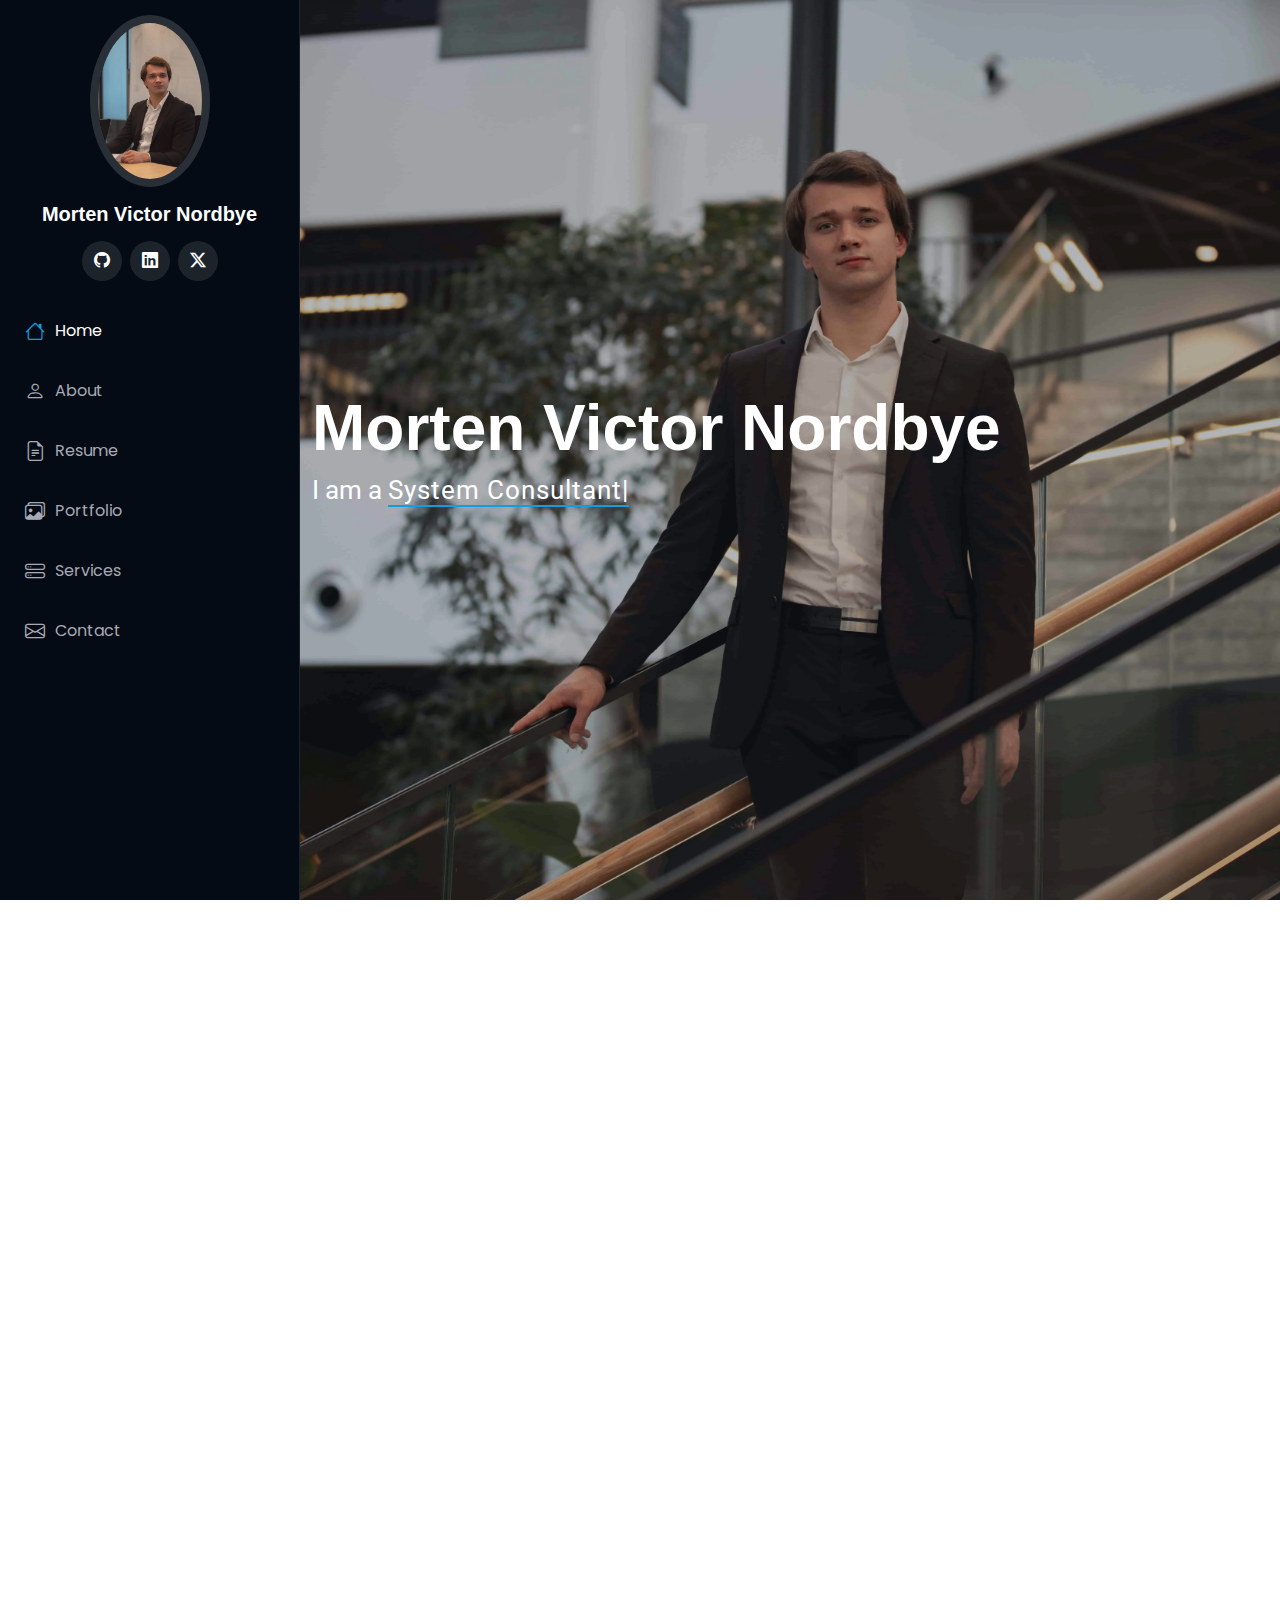
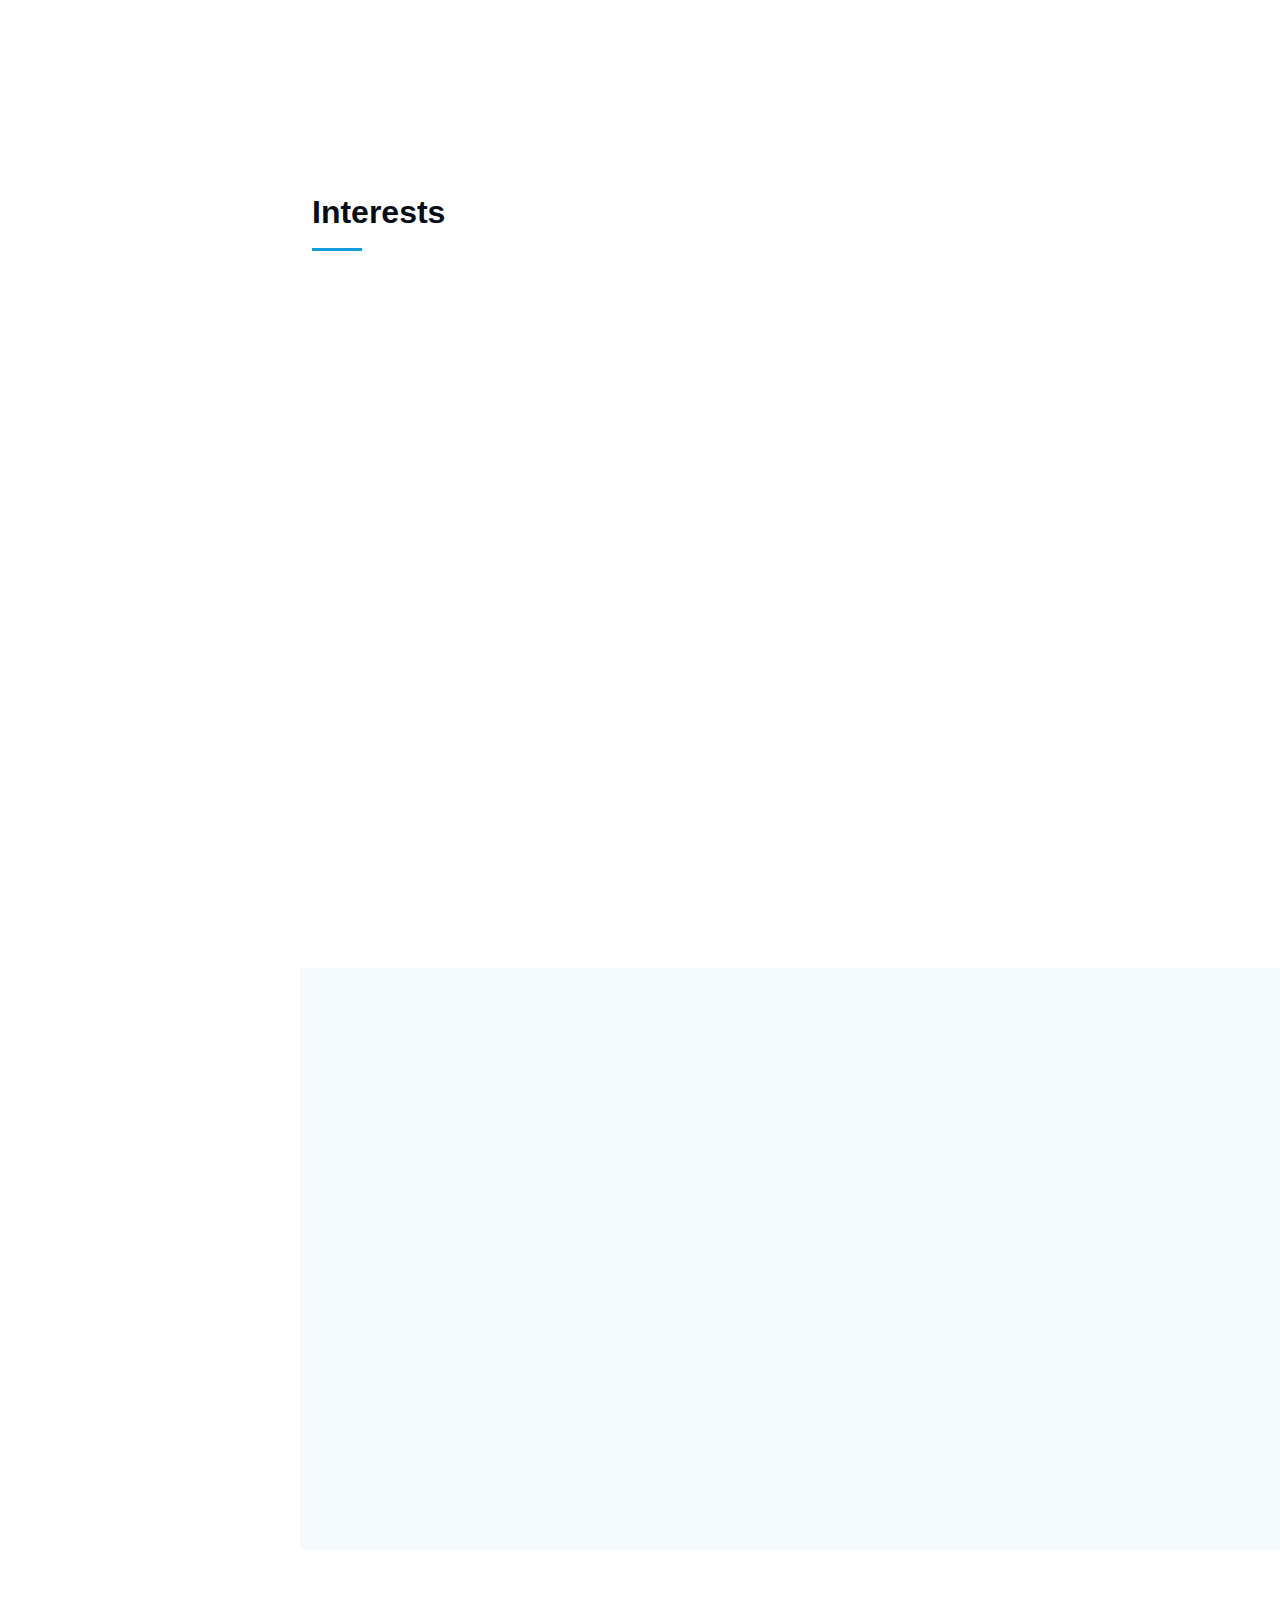
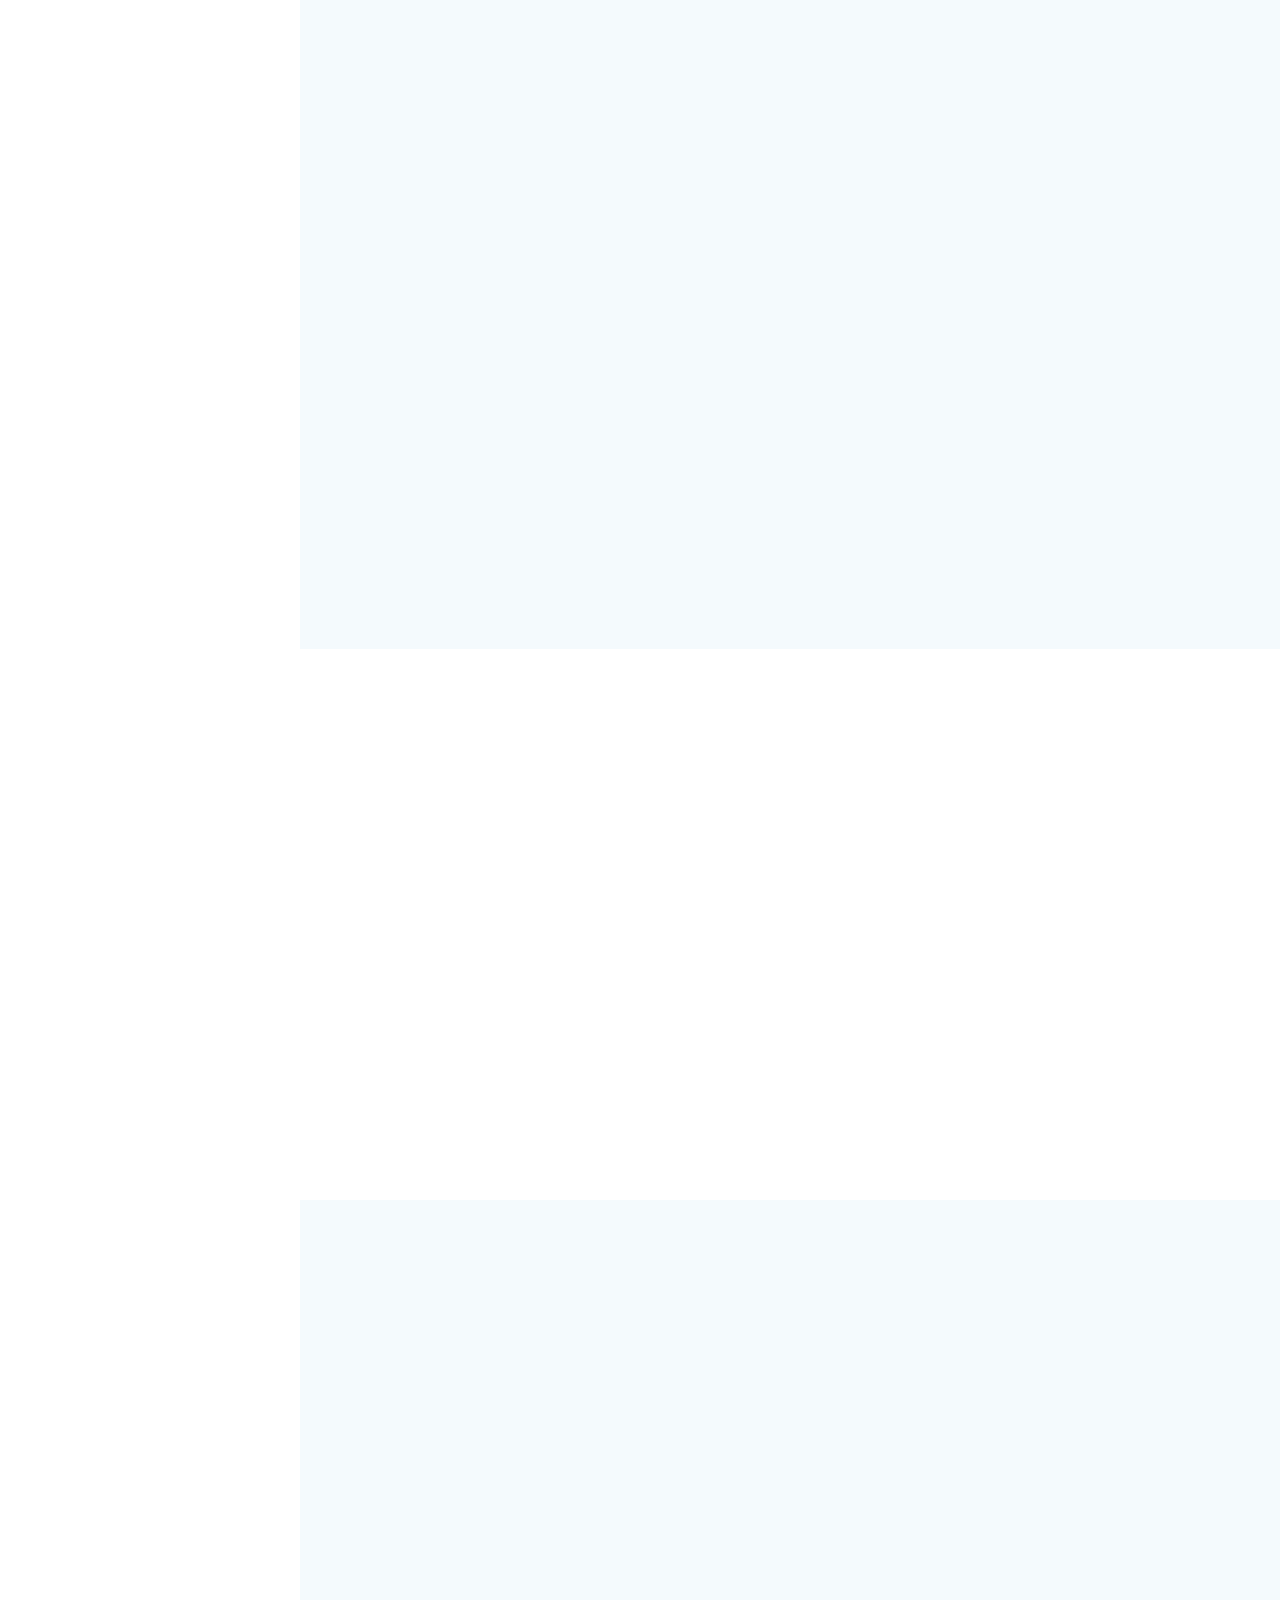
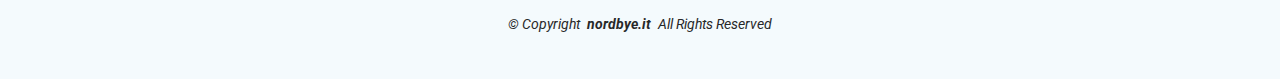
<file: src/frontend/index.html>
<!DOCTYPE html>
<html lang="en">

<head>
  <meta charset="utf-8">
  <meta name="viewport" content="width=device-width, initial-scale=1.0">
  <title>Morten Nordbye: IT Consultant | Oslo | Professional Services</title>
  <meta name="description" content="Welcome to Morten Victor Nordbye's space, an emerging IT Consultant in Oslo, specializing in Kubernetes and professional IT services. Explore my career overview, areas of expertise, and connect for collaborations.">
  <meta name="keywords" content="Morten Victor Nordbye, IT Consultant, Oslo, Norway, Linux, Windows, Career Overview, Expertise, Collaborations, IT Skills">
  <meta name="author" content="Morten Victor Nordbye">
  <meta name="robots" content="index, follow">
  <link rel="canonical" href="https://nordbye.it/">

  <!-- Verification -->
  <meta name="google-site-verification" content="pW0Dln3ShXs7R0R610g7fo0jeDAkiSQfmzgLI_KJolE">

  <!-- Open Graph Meta Tags -->
  <meta property="og:title" content="Morten Victor Nordbye: IT Consultant & Career Overview">
  <meta property="og:description" content="Welcome to Morten Victor Nordbye's space, an emerging IT Consultant. Explore my career overview, learn about my areas of expertise, and connect for collaborations or inquiries.">
  <meta property="og:image" content="https://nordbye.it/assets/img/my-profile-img.png">
  <meta property="og:url" content="https://nordbye.it">
  <meta property="og:type" content="website">
  <meta property="og:site_name" content="Morten Victor Nordbye">

  <!-- Twitter Cards Meta Tags -->
  <meta name="twitter:card" content="summary_large_image">
  <meta name="twitter:title" content="Morten Victor Nordbye: IT Consultant & Career Overview">
  <meta name="twitter:description" content="Welcome to Morten Victor Nordbye's space, an emerging IT Consultant. Explore my career overview, learn about my areas of expertise, and connect for collaborations or inquiries.">
  <meta name="twitter:image" content="https://nordbye.it/assets/img/my-profile-img.png">
  <meta name="twitter:site" content="@morten_nordbye">
  <meta name="twitter:creator" content="@morten_nordbye">

  <!-- Pinterest Meta Tag -->
  <meta name="pinterest-rich-pin" content="true">

  <!-- Structured Data -->
  <script type="application/ld+json">
  {
    "@context": "http://schema.org",
    "@type": "Person",
    "name": "Morten Victor Nordbye",
    "jobTitle": "IT Consultant",
    "address": {
      "@type": "PostalAddress",
      "addressLocality": "Oslo",
      "addressCountry": "Norway"
    },
    "sameAs": [
      "https://www.linkedin.com/in/morten-nordbye-325bb71bb",
      "https://twitter.com/morten_nordbye",
      "https://github.com/mortennordbye"
    ]
  }
  </script>

  <!-- Favicons -->
  <link rel="apple-touch-icon" sizes="180x180" href="assets/img/favicon/apple-touch-icon.webp">
  <link rel="apple-touch-icon" sizes="180x180" href="assets/img/favicon/apple-touch-icon.png">
  <link rel="icon" type="image/webp" sizes="32x32" href="assets/img/favicon/favicon-32x32.webp">
  <link rel="icon" type="image/png" sizes="32x32" href="assets/img/favicon/favicon-32x32.png">
  <link rel="icon" type="image/webp" sizes="16x16" href="assets/img/favicon/favicon-16x16.webp">
  <link rel="icon" type="image/png" sizes="16x16" href="assets/img/favicon/favicon-16x16.png">
  <link rel="manifest" href="assets/img/favicon/site.webmanifest">
  <link rel="mask-icon" href="assets/img/favicon/safari-pinned-tab.svg" color="#5bbad5">
  <link rel="shortcut icon" href="assets/img/favicon/favicon.ico">
  <meta name="msapplication-TileColor" content="#da532c">
  <meta name="msapplication-config" content="assets/img/favicon/browserconfig.xml">
  <meta name="theme-color" content="#ffffff">

  <!-- Fonts -->
  <link href="https://fonts.googleapis.com" rel="preconnect">
  <link href="https://fonts.gstatic.com" rel="preconnect" crossorigin>
  <link href="https://fonts.googleapis.com/css2?family=Roboto:ital,wght@0,100;0,300;0,400;0,500;0,700;0,900&family=Poppins:ital,wght@0,100;0,200;0,300;0,400;0,500;0,600;0,700;0,800;0,900&display=swap" rel="stylesheet">

  <!-- Vendor CSS Files -->
  <link href="assets/vendor/bootstrap/css/bootstrap.min.css" rel="stylesheet" media="print" onload="this.media='all'">
  <noscript><link href="assets/vendor/bootstrap/css/bootstrap.min.css" rel="stylesheet"></noscript>
  <link href="assets/vendor/bootstrap-icons/bootstrap-icons.css" rel="stylesheet">
  <link href="assets/vendor/aos/aos.css" rel="stylesheet">
  <link href="assets/vendor/glightbox/css/glightbox.min.css" rel="stylesheet">
  <link href="assets/vendor/swiper/swiper-bundle.min.css" rel="stylesheet">

  <!-- Main CSS File -->
  <link href="assets/css/main.css" rel="stylesheet">

</head>

<body class="index-page">

  <header id="header" class="header dark-background d-flex flex-column">
    <i class="header-toggle d-xl-none bi bi-list"></i>

    <div class="profile-img">
      <picture>
        <source srcset="assets/img/my-profile-img.webp" type="image/webp">
        <img src="assets/img/my-profile-img.png" alt="Morten Victor Nordbye's profile picture" class="img-fluid rounded-circle">
      </picture>
    </div>

    <a href="index.html" class="logo d-flex align-items-center justify-content-center">
      <h1 class="sitename">Morten Victor Nordbye</h1>
    </a>

    <div class="social-links text-center">
      <a href="https://github.com/mortennordbye" class="github"><i class="bi bi-github"></i></a>
      <a href="https://www.linkedin.com/in/morten-nordbye-325bb71bb" class="linkedin"><i class="bi bi-linkedin"></i></a>
      <a href="https://x.com/Morten_Nordbye" class="twitter-x"><i class="bi bi-twitter-x"></i></a>
    </div>

    <nav id="navmenu" class="navmenu">
      <ul>
        <li><a href="#hero" class="active"><i class="bi bi-house navicon"></i>Home</a></li>
        <li><a href="#about"><i class="bi bi-person navicon"></i> About</a></li>
        <li><a href="#resume"><i class="bi bi-file-earmark-text navicon"></i> Resume</a></li>
        <li><a href="#portfolio"><i class="bi bi-images navicon"></i> Portfolio</a></li>
        <li><a href="#services"><i class="bi bi-hdd-stack navicon"></i> Services</a></li>
        <li><a href="#contact"><i class="bi bi-envelope navicon"></i> Contact</a></li>
      </ul>
    </nav>

  </header>

  <main class="main">

    <!-- Hero Section -->
    <section id="hero" class="hero section dark-background">
      <picture>
        <source srcset="assets/img/hero-bg.webp" type="image/webp">
        <img src="assets/img/hero-bg.png" alt="Background image of hero section" data-aos="fade-in" class="">
      </picture>
      <div class="container" data-aos="fade-up" data-aos-delay="100">
        <h2>Morten Victor Nordbye</h2>
        <p>I am a <span class="typed" data-typed-items="System Consultant, IT Specialist, Homelabber">System Consultant</span><span class="typed-cursor typed-cursor--blink" aria-hidden="true"></span></p>
      </div>
    </section><!-- /Hero Section -->

    <!-- About Section -->
    <section id="about" class="about section">

      <!-- Section Title -->
      <div class="container section-title" data-aos="fade-up">
        <h2>About</h2>
        <p>With a robust background in managing extensive customer environments and infrastructure, I possess comprehensive expertise in various technologies. My skills include Linux, Windows Server, Kubernetes, Network Administration & Security, Infrastructure as Code (IaC), GitOps, Database Management, Public Cloud (Azure and AWS), and Containerization & Orchestration. I have honed my abilities in scripting with Python, Bash, and PowerShell, allowing me to deliver seamless and efficient solutions. This diverse skill set allows me to navigate intricate technical landscapes adeptly and provide comprehensive, effective solutions.</p>
      </div><!-- End Section Title -->

      <div class="container" data-aos="fade-up" data-aos-delay="100">

        <div class="row gy-4 justify-content-center">
          <div class="col-lg-4">
            <picture>
              <source srcset="assets/img/my-profile-img.webp" type="image/webp">
              <img src="assets/img/my-profile-img.png" class="img-fluid" alt="Morten Victor Nordbye's profile picture">
            </picture>
          </div>

          <div class="col-lg-8 content">
            <h2>System Consultant</h2>
            <p class="fst-italic py-3">As a System Consultant at Orange Business, I have the privilege of collaborating closely with our customers and mission-critical solutions. I optimize performance and solve complex problems within our private cloud offering. This hands-on experience allows me to gain valuable expertise in cutting-edge technologies and develop a deep understanding of their application in a private cloud environment. The dynamic nature of this role not only presents unique challenges but also offers abundant opportunities for continuous learning, personal growth, and staying at the forefront of emerging technologies.</p>
            <div class="row">
              <div class="col-lg-6">
                <ul>
                  <li><i class="bi bi-chevron-right"></i> <strong>Website:</strong> <span>nordbye.it</span></li>
                  <li><i class="bi bi-chevron-right"></i> <strong>Phone:</strong> <span>+47 97902931</span></li>
                  <li><i class="bi bi-chevron-right"></i> <strong>City:</strong> <span>Oslo, Norway</span></li>
                </ul>
              </div>
              <div class="col-lg-6">
                <ul>
                  <li><i class="bi bi-chevron-right"></i> <strong>Degree:</strong> <span>Trade certificate as a skilled ICT service operator</span></li>
                  <li><i class="bi bi-chevron-right"></i> <strong>Email:</strong> <span>morten@nordbye.it</span></li>
                  <li><i class="bi bi-chevron-right"></i> <strong>Freelance:</strong> <span>Available</span></li>
                </ul>
              </div>
            </div>
          </div>
        </div>

      </div>

    </section><!-- /About Section -->

    <!-- Interests Section -->
    <section class="Interests" id="Interests">
      <div class="container">
        <div class="section-title">
          <h2>Interests</h2>
        </div>
        <div class="row">
          <div class="col-lg-4 col-md-6 icon-box" data-aos="fade-up">
            <div class="icon">
              <i class="bi bi-bicycle"></i>
            </div>
            <h4 class="title">
              <a role="text">Fitness</a>
            </h4>
            <p class="description">
              Fitness is a core aspect of my life, contributing significantly to my overall well-being and professional performance. Regular exercise not only keeps me physically fit but also enhances my mental resilience and stress management capabilities. Each workout presents new challenges, driving me to continuously improve my strength and health. Additionally, fitness has facilitated meaningful connections and enriching experiences, underscoring its transformative impact on both my personal and professional life.
            </p>
          </div>
          <div class="col-lg-4 col-md-6 icon-box" data-aos="fade-up" data-aos-delay="100">
            <div class="icon">
              <i class="bi bi-terminal"></i>
            </div>
            <h4 class="title">
              <a role="text">Politics and Philosophy</a>
            </h4>
            <p class="description">
              My interest in politics and philosophy stems from their critical roles in shaping societal frameworks and intellectual discourse. Understanding political systems and ideologies is essential for informed decision-making and active participation in democratic processes. Engaging in political discussions stimulates my intellect and keeps me attuned to global developments. Philosophy, on the other hand, challenges my analytical skills and broadens my perspective by addressing fundamental questions about existence, ethics, and knowledge. Together, these fields enhance my critical thinking and provide deeper insights into the complexities of the world.
            </p>
          </div>
          <div class="col-lg-4 col-md-6 icon-box" data-aos="fade-up" data-aos-delay="200">
            <div class="icon">
              <i class="bi bi-wifi"></i>
            </div>
            <h4 class="title">
              <a role="text">Homelabbing</a>
            </h4>
            <p class="description">
              Homelabbing is a deeply rewarding hobby that aligns with my professional interests. It allows me to experiment with diverse technologies and configurations, continuously expanding my technical expertise. This hands-on approach satisfies my curiosity and deepens my understanding of various IT systems. Moreover, homelabbing connects me with a vibrant community of enthusiasts who share valuable insights and experiences. The practical knowledge and skills gained through homelabbing significantly contribute to my professional development and effectiveness in the IT industry.
            </p>
          </div>
        </div>
      </div>
    </section>
    <!-- End Interests Section -->

    <!-- Skills Section -->
    <section id="skills" class="skills section light-background">

      <!-- Section Title -->
      <div class="container section-title" data-aos="fade-up">
        <h2>Skills</h2>
        <p>Here are some of my skills</p>
      </div><!-- End Section Title -->

      <div class="container" data-aos="fade-up" data-aos-delay="100">

        <div class="row skills-content skills-animation">

          <div class="col-lg-6">

            <div class="progress">
              <span class="skill"><span>Linux</span> <i class="val">90%</i></span>
              <div class="progress-bar-wrap">
                <div class="progress-bar" role="progressbar" aria-valuenow="90" aria-valuemin="0" aria-valuemax="100"></div>
              </div>
            </div><!-- End Skills Item -->

            <div class="progress">
              <span class="skill"><span>Windows Server</span> <i class="val">70%</i></span>
              <div class="progress-bar-wrap">
                <div class="progress-bar" role="progressbar" aria-valuenow="70" aria-valuemin="0" aria-valuemax="100"></div>
              </div>
            </div><!-- End Skills Item -->

            <div class="progress">
              <span class="skill"><span>Team Leadership</span> <i class="val">60%</i></span>
              <div class="progress-bar-wrap">
                <div class="progress-bar" role="progressbar" aria-valuenow="60" aria-valuemin="0" aria-valuemax="100"></div>
              </div>
            </div><!-- End Skills Item -->

            <div class="progress">
              <span class="skill"><span>GitOps</span> <i class="val">75%</i></span>
              <div class="progress-bar-wrap">
                <div class="progress-bar" role="progressbar" aria-valuenow="75" aria-valuemin="0" aria-valuemax="100"></div>
              </div>
            </div><!-- End Skills Item -->

            <div class="progress">
              <span class="skill"><span>Database Management</span> <i class="val">70%</i></span>
              <div class="progress-bar-wrap">
                <div class="progress-bar" role="progressbar" aria-valuenow="70" aria-valuemin="0" aria-valuemax="100"></div>
              </div>
            </div><!-- End Skills Item -->

          </div>

          <div class="col-lg-6">

            <div class="progress">
              <span class="skill"><span>Kubernetes</span> <i class="val">80%</i></span>
              <div class="progress-bar-wrap">
                <div class="progress-bar" role="progressbar" aria-valuenow="80" aria-valuemin="0" aria-valuemax="100"></div>
              </div>
            </div><!-- End Skills Item -->

            <div class="progress">
              <span class="skill"><span>Network Administration & Security</span> <i class="val">80%</i></span>
              <div class="progress-bar-wrap">
                <div class="progress-bar" role="progressbar" aria-valuenow="80" aria-valuemin="0" aria-valuemax="100"></div>
              </div>
            </div><!-- End Skills Item -->

            <div class="progress">
              <span class="skill"><span>Public Cloud (Azure and AWS)</span> <i class="val">50%</i></span>
              <div class="progress-bar-wrap">
                <div class="progress-bar" role="progressbar" aria-valuenow="50" aria-valuemin="0" aria-valuemax="100"></div>
              </div>
            </div><!-- End Skills Item -->

            <div class="progress">
              <span class="skill"><span>Infrastructure as Code (IaC)</span> <i class="val">70%</></span>
              <div class="progress-bar-wrap">
                <div class="progress-bar" role="progressbar" aria-valuenow="70" aria-valuemin="0" aria-valuemax="100"></div>
              </div>
            </div><!-- End Skills Item -->

            <div class="progress">
              <span class="skill"><span>Containerization & Orchestration</span> <i class="val">80%</></span>
              <div class="progress-bar-wrap">
                <div class="progress-bar" role="progressbar" aria-valuenow="80" aria-valuemin="0" aria-valuemax="100"></div>
              </div>
            </div><!-- End Skills Item -->

          </div>

        </div>

      </div>

    </section><!-- /Skills Section -->


    <!-- Resume Section -->
<section id="resume" class="resume section">

  <!-- Section Title -->
  <div class="container section-title" data-aos="fade-up">
    <h2>Resume</h2>
    <p>Highly skilled IT professional with extensive experience in system consulting and technical support. Proven expertise in managing cloud and on-premises infrastructures, implementing advanced automation solutions, and providing exceptional customer service. Committed to continuous learning and staying updated with the latest technologies to ensure optimal performance and strategic growth for clients.</p>
  </div><!-- End Section Title -->

  <div class="container">

    <div class="row">

      <div class="col-lg-6" data-aos="fade-up" data-aos-delay="100">
        <h3 class="resume-title">Licenses & Certifications</h3>
        <div class="resume-item">
          <h4>CKA: Certified Kubernetes Administrator</h4>
          <h5>Issued Jan 2024</h5>
          <p><em>The Linux Foundation </em></p>
          <p><a href="assets/pdf/CKA.pdf" target="_blank">View Certificate</a></p>
        </div><!-- End Resume Item -->

        <div class="resume-item">
          <h4>LFS458: Kubernetes Administration</h4>
          <h5>Issued Jan 2024</h5>
          <p><em>The Linux Foundation </em></p>
          <p><a href="assets/pdf/LFS458.pdf" target="_blank">View Certificate</a></p>
        </div><!-- End Resume Item -->

        <div class="resume-item">
          <h4>AWS Certified Cloud Practitioner</h4>
          <h5>Issued Sep 2021</h5>
          <p><em>AWS (Amazon Web Services) </em></p>
        </div><!-- End Resume Item -->

        <h3 class="resume-title">Education</h3>
        <div class="resume-item">
          <h4>Trade certificate as a skilled ICT service operator</h5>
          <h5>Issued Aug 2023</h5>
          <p><em>The Royal Norwegian Ministry of Education and Research and Basefarm/Orange Business, Oslo</em></p>
          <p>Passed with Distinction</p>
        </div><!-- End Resume Item -->

        <div class="resume-item">
          <h4>ICT Service Operator</h4>
          <h5>2020 - 2021</h5>
          <p><em>Kuben High School, Oslo</em></p>
          <p>I completed a year-long education in ICT service, in order to gain more knowledge about how to provide effective and efficient support for information and communication technology systems. Through this education, I learned about the principles and practices of ICT service, including how to diagnose and troubleshoot technical problems, how to communicate effectively with users, and how to maintain and improve ICT systems and services. I also had the opportunity to gain hands-on experience with Linux and Windows servers, and practice my skills in real-world scenarios.</p>
        </div><!-- End Resume Item -->

        <div class="resume-item">
          <h4>Vocational Education in Electrical Studies</h4>
          <h5>2019 - 2020</h5>
          <p><em>Ullern High School, Oslo</em></p>
          <p>I completed a year-long education in electro. Through this program, I learned about the principles of electricity and electronics. I also had the opportunity to gain hands-on experience and build my own circuits and devices. The education has given me a deeper understanding of the fundamental concepts and principles that underlie technology. I am excited to apply this knowledge in my future studies and career.</p>
        </div><!-- End Resume Item -->

      </div>

      <div class="col-lg-6" data-aos="fade-up" data-aos-delay="200">
        <h3 class="resume-title">Professional Experience</h3>
        <div class="resume-item">
          <h4>System Consultant</h4>
          <h5>Aug 2023 - Aug 2024</h5>
          <p><em>Orange Business, Oslo</em></p>
          <p>After completing military service, I returned to my role as Technical Account Manager in the Service Delivery team at Orange Business, where I focus on Kubernetes platforms and RHEL-based environments in regulated industries. For healthcare customers, I operate and evolve on-prem Kubernetes clusters using ArgoCD for GitOps, GitLab for CI/CD, Fluent Bit for logging, Traefik for ingress, Cilium for networking, and Postgres as a core data service. These platforms are further secured with F5 WAF, SIEM, and IDS integrations to meet strict compliance and availability requirements.</p>
          <p>In parallel, I manage PCI-compliant RHEL environments for clients in the aviation sector and other controlled industries. This work involves automation with Ansible and GitLab CI/CD, vulnerability management through Wazuh and Nessus, and security operations supported by Splunk and IPA. Across both domains, I combine customer engagement with hands-on engineering, ensuring infrastructures are secure, automated, and resilient under demanding conditions.</p>
        </div><!-- End Resume Item -->
        <div class="resume-item">
          <h4>SSS Fire and Accident Instructor</h4>
          <h5>Aug 2024 - Aug 2025</h5>
          <p><em>Norwegian Armed Forces</em></p>
          <p>As an SSS Fire and Accident Instructor at the Norwegian Navy’s Security Center (KNM Tordenskjold), I was entrusted with the responsibility of training naval personnel in advanced practical fire and accident response techniques. This role allowed me to guide smoke divers (røykdykkere) and specialized teams through realistic emergency drills, such as live-fire exercises and accident simulations, ensuring they were prepared to handle high-pressure scenarios onboard naval vessels.</p>
          <p>During this time, I received internal training in leadership and teaching methods, which equipped me with valuable skills for effectively sharing knowledge and managing teams in challenging situations. This training emphasized practical, hands-on approaches to instruction, helping me create impactful learning experiences for trainees.</p>
        </div><!-- End Resume Item -->
        <div class="resume-item">
          <h4>System Consultant</h4>
          <h5>Aug 2023 - Aug 2024</h5>
          <p><em>Orange Business, Oslo</em></p>
          <p>As a member of the Service Delivery team at Orange Business, I manage cloud and on-premises infrastructures for a diverse customer base, ensuring optimal configurations and mission-critical solutions. I also serve as the technical account manager for two customers, providing personalized support and strategic guidance.</p>
          <p>I collaborate with customers of all sizes, from small businesses to large enterprises, to address their unique needs. My responsibilities encompass setting up, maintaining, and optimizing environments, and ensuring seamless project execution.</p>
          <p>My technology stack includes Kubernetes, Linux (RHEL), GitLab, Ansible, SQL (Postgres, MySQL, MSSQL), Python/Bash/PowerShell, TICK stack (Telegraf, InfluxDB, Chronograf, Kapacitor), Grafana, F5 BigIP, AWS, and Windows Server, among others, with a strong focus on automation and orchestration.</p>
        </div><!-- End Resume Item -->

        <div class="resume-item">
          <h4>Operations Technician Apprentice</h4>
          <h5>Aug 2021 - Aug 2023</h5>
          <p><em>Basefarm/Orange Business, Oslo</em></p>
          <p>During my apprenticeship, I worked in the Operation Center, which served as the first line of support for customer requests and the alarm gateway. My primary responsibilities included handling events, incidents, changes, and service requests to ensure customer systems remained operational at all costs. In this role, I applied a comprehensive understanding of the OSI model, from hardware to application layers, and worked within the ITIL framework to streamline processes and improve service delivery.</p>
          <p>With operational responsibility for hundreds of customers, troubleshooting and adapting to unfamiliar environments were part of my daily experience. This role required quick problem-solving skills and a deep understanding of various systems.</p>
          <p>While not a formal manager, I was internally appointed as a team lead for the Incident Team (INO) and Change Team (CNO), coordinating team operations using ITIL principles. My leadership skills in these roles are evidenced by endorsements from team members, which can be viewed in the Skills section of my LinkedIn profile. Additionally, I was part of the maintenance team, where I acted as both a manager and coordinator, ensuring the smooth execution of monthly upgrades without unexpected downtime.</p>
          <p>Towards the end of my apprenticeship, I worked in shifts, including night shifts where I operated alone, and served as a "senior."</p>
        </div><!-- End Resume Item -->

        <div class="resume-item">
          <h4>Programming Course Holder</h4>
          <h5>2018 - 2019</h5>
          <p><em>Oslo Municipality, Oslo</em></p>
          <p>Teaching children about high-level block-based visual programming language</p>
        </div><!-- End Resume Item -->

      </div>

    </div>

  </div>

</section><!-- /Resume Section -->
<!-- Portfolio Section -->
<section id="portfolio" class="portfolio section light-background">

  <!-- Section Title -->
  <div class="container section-title" data-aos="fade-up">
    <h2>Portfolio</h2>
    <p>Welcome to my portfolio. This collection showcases a diverse array of projects encompassing both my professional work and my personal homelabbing endeavors. Each project highlights my skills and dedication to IT, with detailed examples of my proficiency in various technologies and solutions. Feel free to explore and learn more about the specific projects and the innovations I have developed. Whether in a professional setting or a homelab environment, I am committed to pushing the boundaries of technology and achieving excellence in every project I undertake.</p>
  </div><!-- End Section Title -->

  <div class="container">

    <div class="isotope-layout" data-default-filter="*" data-layout="masonry" data-sort="original-order">

      <ul class="portfolio-filters isotope-filters" data-aos="fade-up" data-aos-delay="100">
        <li data-filter="*" class="filter-active">All</li>
        <li data-filter=".filter-professional">Professional Projects</li>
        <li data-filter=".filter-homelabbing">Homelabbing Projects</li>
      </ul><!-- End Portfolio Filters -->

      <div class="row gy-4 isotope-container" data-aos="fade-up" data-aos-delay="200">
        <div class="col-lg-4 col-md-6 portfolio-item isotope-item filter-professional">
          <div class="portfolio-content h-100">
            <picture>
              <source srcset="assets/img/portfolio/professional-project-1/front.webp" type="image/webp">
              <img src="assets/img/portfolio/professional-project-1/front.png" class="img-fluid" alt="Professional Project 1 - Front view">
            </picture>
            <div class="portfolio-info">
              <h4>Public to Sovereign Cloud Migration</h4>
              <a href="assets/img/portfolio/professional-project-1/front.webp" title="Public to Sovereign Cloud Migration" data-gallery="portfolio-gallery-professional" class="glightbox preview-link"><i class="bi bi-zoom-in"></i></a>
              <a href="portfolio/professional-project-1.html" title="More Details" class="details-link"><i class="bi bi-link-45deg"></i></a>
            </div>
          </div>
        </div><!-- End Portfolio Item -->

        <div class="col-lg-4 col-md-6 portfolio-item isotope-item filter-professional">
          <div class="portfolio-content h-100">
            <picture>
              <source srcset="assets/img/portfolio/professional-project-2/front.webp" type="image/webp">
              <img src="assets/img/portfolio/professional-project-2/front.png" class="img-fluid" alt="Professional Project 2 - Front view">
            </picture>
            <div class="portfolio-info">
              <h4>Puppet to Ansible Migration</h4>
              <a href="assets/img/portfolio/professional-project-2/front.webp" title="Puppet to Ansible Migration" data-gallery="portfolio-gallery-professional" class="glightbox preview-link"><i class="bi bi-zoom-in"></i></a>
              <a href="portfolio/professional-project-2.html" title="More Details" class="details-link"><i class="bi bi-link-45deg"></i></a>
            </div>
          </div>
        </div><!-- End Portfolio Item -->

        <div class="col-lg-4 col-md-6 portfolio-item isotope-item filter-professional">
          <div class="portfolio-content h-100">
            <picture>
              <source srcset="assets/img/portfolio/professional-project-3/front.webp" type="image/webp">
              <img src="assets/img/portfolio/professional-project-3/front.png" class="img-fluid" alt="Professional Project 3 - Front view">
            </picture>
            <div class="portfolio-info">
              <h4>Healthcare Sector Application Migration</h4>
              <a href="assets/img/portfolio/professional-project-3/front.webp" title="Healthcare Sector Application Migration" data-gallery="portfolio-gallery-professional" class="glightbox preview-link"><i class="bi bi-zoom-in"></i></a>
              <a href="portfolio/professional-project-3.html" title="More Details" class="details-link"><i class="bi bi-link-45deg"></i></a>
            </div>
          </div>
        </div><!-- End Portfolio Item -->

        <div class="col-lg-4 col-md-6 portfolio-item isotope-item filter-homelabbing">
          <div class="portfolio-content h-100">
            <picture>
              <source srcset="assets/img/portfolio/homelabbing-project-1/front.webp" type="image/webp">
              <img src="assets/img/portfolio/homelabbing-project-1/front.png" class="img-fluid" alt="Homelabbing Project 1 - Front view">
            </picture>
            <div class="portfolio-info">
              <h4>Kubernetes Home Lab Enhancement</h4>
              <a href="assets/img/portfolio/homelabbing-project-1/front.webp" title="Kubernetes Home Lab Enhancement" data-gallery="portfolio-gallery-homelabbing" class="glightbox preview-link"><i class="bi bi-zoom-in"></i></a>
              <a href="portfolio/homelabbing-project-1.html" title="More Details" class="details-link"><i class="bi bi-link-45deg"></i></a>
            </div>
          </div>
        </div><!-- End Portfolio Item -->

        <div class="col-lg-4 col-md-6 portfolio-item isotope-item filter-homelabbing">
          <div class="portfolio-content h-100">
            <picture>
              <source srcset="assets/img/portfolio/homelabbing-project-2/front.webp" type="image/webp">
              <img src="assets/img/portfolio/homelabbing-project-2/front.png" class="img-fluid" alt="Homelabbing Project 2 - Front view">
            </picture>
            <div class="portfolio-info">
              <h4>Automated Linux Server Management with Ansible</h4>
              <a href="assets/img/portfolio/homelabbing-project-2/front.webp" title="Automated Linux Server Management with Ansible" data-gallery="portfolio-gallery-homelabbing" class="glightbox preview-link"><i class="bi bi-zoom-in"></i></a>
              <a href="portfolio/homelabbing-project-2.html" title="More Details" class="details-link"><i class="bi bi-link-45deg"></i></a>
            </div>
          </div>
        </div><!-- End Portfolio Item -->

        <div class="col-lg-4 col-md-6 portfolio-item isotope-item filter-homelabbing">
          <div class="portfolio-content h-100">
            <picture>
              <source srcset="assets/img/portfolio/homelabbing-project-3/front.webp" type="image/webp">
              <img src="assets/img/portfolio/homelabbing-project-3/front.png" class="img-fluid" alt="Homelabbing Project 3 - Front view">
            </picture>
            <div class="portfolio-info">
              <h4>Home Lab Monitoring and Visualization</h4>
              <a href="assets/img/portfolio/homelabbing-project-3/front.webp" title="Home Lab Monitoring and Visualization" data-gallery="portfolio-gallery-homelabbing" class="glightbox preview-link"><i class="bi bi-zoom-in"></i></a>
              <a href="portfolio/homelabbing-project-3.html" title="More Details" class="details-link"><i class="bi bi-link-45deg"></i></a>
            </div>
          </div>
        </div><!-- End Portfolio Item -->


      </div><!-- End Portfolio Container -->

    </div>

  </div>

</section><!-- /Portfolio Section -->
<!-- Services Section -->
<section id="services" class="services section">

  <!-- Section Title -->
  <div class="container section-title" data-aos="fade-up">
    <h2>Services</h2>
    <p>Providing expert IT consulting services to optimize and secure your technological infrastructure.</p>
  </div><!-- End Section Title -->

  <div class="container">

    <div class="row gy-4">

      <div class="col-lg-4 col-md-6 service-item d-flex" data-aos="fade-up" data-aos-delay="100">
        <div class="icon flex-shrink-0"><i class="bi bi-briefcase"></i></div>
        <div>
          <h4 class="title"><a href="services/kubernetes-containerization.html" class="stretched-link">Kubernetes and Containerization</a></h4>
          <p class="description">Unlock the full potential of your applications with my expert Kubernetes consulting services. I will help you set up and optimize Kubernetes clusters and containerized applications, ensuring enhanced scalability, reliability, and agility. Click to read more.</p>
        </div>
      </div><!-- End Service Item -->

      <div class="col-lg-4 col-md-6 service-item d-flex" data-aos="fade-up" data-aos-delay="200">
        <div class="icon flex-shrink-0"><i class="bi bi-card-checklist"></i></div>
        <div>
          <h4 class="title"><a href="services/gitops-ansible.html" class="stretched-link">GitOps and Ansible</a></h4>
          <p class="description">Streamline your deployment processes with my GitOps and Ansible services. I utilize advanced automation techniques to implement Infrastructure as Code (IaC) solutions, ensuring robust configuration management and increased operational efficiency. Click to read more.</p>
        </div>
      </div><!-- End Service Item -->

      <div class="col-lg-4 col-md-6 service-item d-flex" data-aos="fade-up" data-aos-delay="300">
        <div class="icon flex-shrink-0"><i class="bi bi-bar-chart"></i></div>
        <div>
          <h4 class="title"><a href="services/technical-support-consulting.html" class="stretched-link">Technical Support and Consulting</a></h4>
          <p class="description">Overcome complex IT challenges with my expert technical support and consulting services. I provide tailored solutions to ensure smooth operations and strategic growth. Click to read more.</p>
        </div>
      </div><!-- End Service Item -->

    </div>

  </div>

</section><!-- /Services Section -->

<!-- Testimonials Section -->
<section id="testimonials" class="testimonials section light-background">

  <!-- Section Title -->
  <div class="container section-title" data-aos="fade-up">
    <h2>Testimonials</h2>
    <p>Hear what my colleagues have to say about working with me</p>
  </div><!-- End Section Title -->

  <div class="container" data-aos="fade-up" data-aos-delay="100">

    <div class="swiper init-swiper">
      <script type="application/json" class="swiper-config">
        {
          "loop": true,
          "speed": 600,
          "autoplay": {
            "delay": 5000
          },
          "slidesPerView": "auto",
          "pagination": {
            "el": ".swiper-pagination",
            "type": "bullets",
            "clickable": true
          },
          "breakpoints": {
            "320": {
              "slidesPerView": 1,
              "spaceBetween": 40
            },
            "1200": {
              "slidesPerView": 3,
              "spaceBetween": 1
            }
          }
        }
      </script>
      <div class="swiper-wrapper">

        <div class="swiper-slide">
          <div class="testimonial-item">
            <p>
              <i class="bi bi-quote quote-icon-left"></i>
              <span>Morten's dedication and expertise make him an invaluable team member. His quick thinking and adaptability ensure that challenges are met head-on and resolved efficiently. Morten is highly collaborative, seamlessly integrating with colleagues and contributing to a positive and productive work environment.</span>
              <i class="bi bi-quote quote-icon-right"></i>
            </p>
            <h3>Jo Andersen</h3>
            <h4>Systems Engineer</h4>
          </div>
        </div><!-- End testimonial item -->

        <div class="swiper-slide">
          <div class="testimonial-item">
            <p>
              <i class="bi bi-quote quote-icon-left"></i>
              <span>Morten is agile, a fast learner, responsible, and unafraid of venturing into the unknown. He jumps straight into any situation and gets it solved, either solo or in cooperation with others, focusing on resolving it as quickly as possible and learning from the experience.</span>
              <i class="bi bi-quote quote-icon-right"></i>
            </p>
            <h3>Anniken Huseby</h3>
            <h4>Senior Systems Consultant</h4>
          </div>
        </div><!-- End testimonial item -->

        <div class="swiper-slide">
          <div class="testimonial-item">
            <p>
              <i class="bi bi-quote quote-icon-left"></i>
              <span>Morten is a pleasure to work with. Competent, precise, eager, and brave. Takes responsibility and steps up when needed. Great capacity for acquiring new knowledge, and very good at communication with both customers and internally between different departments.</span>
              <i class="bi bi-quote quote-icon-right"></i>
            </p>
            <h3>Aslak Marius Johansen</h3>
            <h4>Service Manager</h4>
          </div>
        </div><!-- End testimonial item -->

        <div class="swiper-slide">
          <div class="testimonial-item">
            <p>
              <i class="bi bi-quote quote-icon-left"></i>
              <span>Morten is a highly talented individual with strong leadership skills. He acquires new knowledge rapidly and knows how to keep his head cool and his team focused during demanding situations. All in all, Morten is an excellent member to have on any team.</span>
              <i class="bi bi-quote quote-icon-right"></i>
            </p>
            <h3>Alexander Syring</h3>
            <h4>Operations Technician</h4>
          </div>
        </div><!-- End testimonial item -->

        <div class="swiper-slide">
          <div class="testimonial-item">
            <p>
              <i class="bi bi-quote quote-icon-left"></i>
              <span>Morten is an exceptional individual and colleague. He is highly talented, a fast learner, and consistently produces high-quality work. His fearlessness in tackling new challenges and his strong leadership skills inspire our team daily. Moreover, he is a natural problem solver, approaching obstacles with a calm and analytical mindset. In summary, Morten is an extraordinary professional and a joy to work with.</span>
              <i class="bi bi-quote quote-icon-right"></i>
            </p>
            <h3>Øzlem Tuzkaya</h3>
            <h4>Operations Technician</h4>
          </div>
        </div><!-- End testimonial item -->

      </div>
      <div class="swiper-pagination"></div>
    </div>

  </div>

</section><!-- /Testimonials Section -->

<!-- Contact Section -->
<section id="contact" class="contact section">

  <!-- Section Title -->
  <div class="container section-title" data-aos="fade-up">
    <h2>Contact</h2>
    <p>If you have any questions or would like to get in touch, feel free to reach out to me. I'm always excited to connect with new people and discuss potential opportunities. Please use the provided contact information below to get in contact with me. I'll get back to you as soon as possible.</p>
  </div><!-- End Section Title -->

  <div class="container" data-aos="fade-up" data-aos-delay="100">

    <div class="row gy-4">

      <div class="col-lg-5">

        <div class="info-wrap">
          <div class="info-item d-flex" data-aos="fade-up" data-aos-delay="200">
            <i class="bi bi-geo-alt flex-shrink-0"></i>
            <div>
              <h3>Location</h3>
              <p>Oslo, Norway</p>
            </div>
          </div><!-- End Info Item -->

          <div class="info-item d-flex" data-aos="fade-up" data-aos-delay="300">
            <i class="bi bi-telephone flex-shrink-0"></i>
            <div>
              <h3>Call</h3>
              <p>+47 979 02 931</p>
            </div>
          </div><!-- End Info Item -->

          <div class="info-item d-flex" data-aos="fade-up" data-aos-delay="400">
            <i class="bi bi-envelope flex-shrink-0"></i>
            <div>
              <h3>Email</h3>
              <p>morten@nordbye.it</p>
            </div>
          </div><!-- End Info Item -->
          <iframe width="500" height="500" frameborder="0" style="border:0;" src="https://www.google.com/maps?q=Oslo&output=embed"></iframe>
      </div>
    </div>
  </div>

</section><!-- /Contact Section -->
</main>
<footer id="footer" class="footer position-relative light-background">

  <div class="container">
    <div class="copyright text-center ">
      <p>© <span>Copyright</span> <strong class="px-1 sitename">nordbye.it</strong> <span>All Rights Reserved</span></p>
    </div>
    <div class="credits">
    </div>
  </div>

</footer>

<!-- Scroll Top -->
<a href="#" id="scroll-top" class="scroll-top d-flex align-items-center justify-content-center"><i class="bi bi-arrow-up-short"></i></a>

<!-- Preloader -->
<div id="preloader"></div>

<!-- Vendor JS Files -->
<script src="assets/vendor/bootstrap/js/bootstrap.bundle.min.js"></script>
<script src="assets/vendor/php-email-form/validate.js"></script>
<script src="assets/vendor/aos/aos.js"></script>
<script src="assets/vendor/typed.js/typed.umd.js"></script>
<script src="assets/vendor/purecounter/purecounter_vanilla.js"></script>
<script src="assets/vendor/waypoints/noframework.waypoints.js"></script>
<script src="assets/vendor/glightbox/js/glightbox.min.js"></script>
<script src="assets/vendor/imagesloaded/imagesloaded.pkgd.min.js"></script>
<script src="assets/vendor/isotope-layout/isotope.pkgd.min.js"></script>
<script src="assets/vendor/swiper/swiper-bundle.min.js"></script>

<!-- Main JS File -->
<script src="assets/js/main.js"></script>

</body>

</html>
</file>
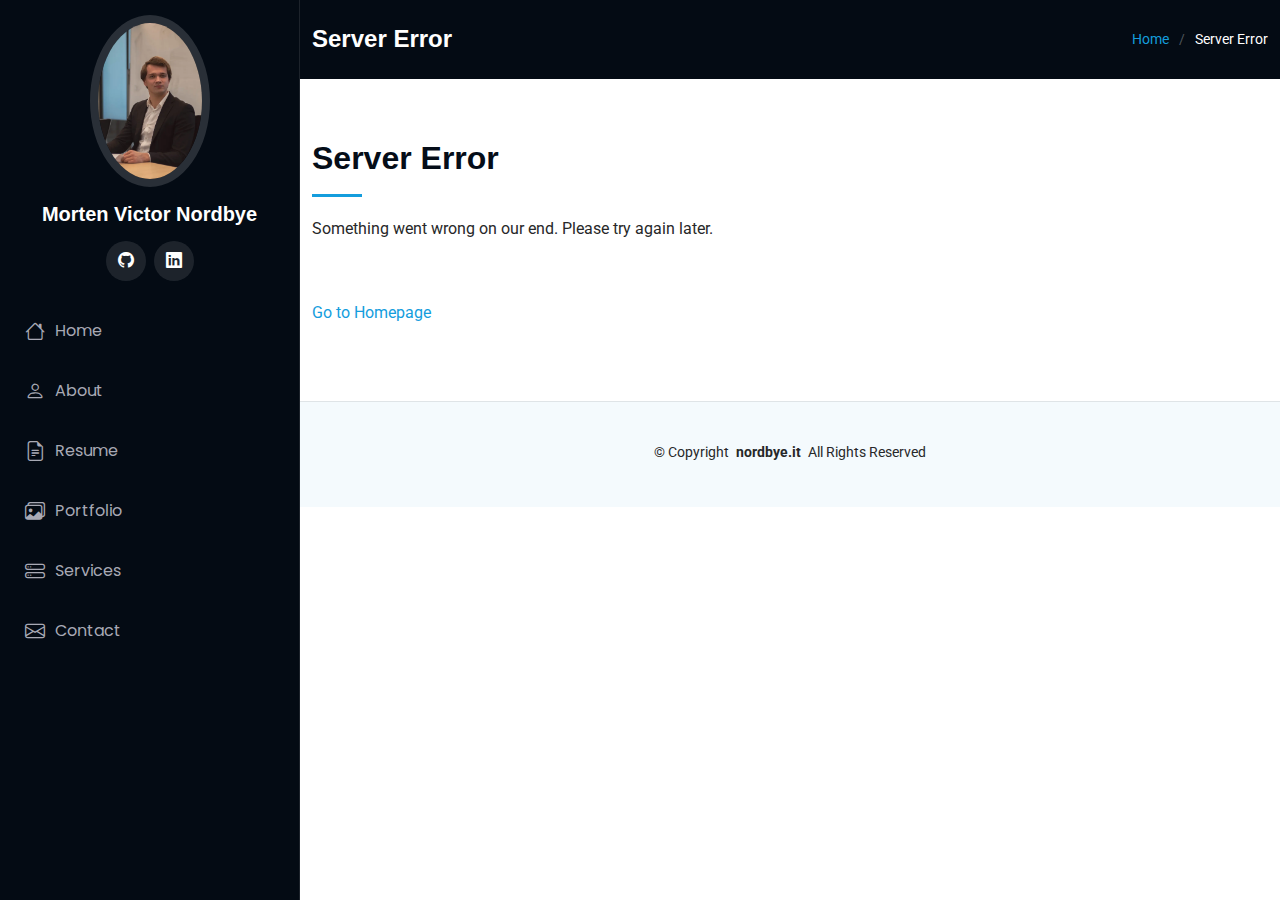
<file: src/frontend/errors/50x.html>
<!DOCTYPE html>
<html lang="en">
<head>
  <meta charset="utf-8">
  <meta name="viewport" content="width=device-width, initial-scale=1.0">
  <title>Server Error - Morten Victor Nordbye</title>
  <meta name="description" content="A server error has occurred. Please try again later.">
  <meta name="keywords" content="500, Server Error, Internal Server Error, Morten Victor Nordbye">
  <meta name="author" content="Morten Victor Nordbye">
  <meta name="robots" content="noindex, follow">
  <link rel="canonical" href="https://nordbye.it/errors/50x.html">

  <!-- Open Graph Meta Tags -->
  <meta property="og:title" content="Server Error - Morten Victor Nordbye">
  <meta property="og:description" content="A server error has occurred. Please try again later.">
  <meta property="og:image" content="https://nordbye.it/assets/img/my-profile-img.png">
  <meta property="og:url" content="https://nordbye.it/errors/50x.html">
  <meta property="og:type" content="website">
  <meta property="og:site_name" content="Morten Victor Nordbye">

  <!-- Twitter Cards Meta Tags -->
  <meta name="twitter:card" content="summary_large_image">
  <meta name="twitter:title" content="Server Error - Morten Victor Nordbye">
  <meta name="twitter:description" content="A server error has occurred. Please try again later.">
  <meta name="twitter:image" content="https://nordbye.it/assets/img/my-profile-img.png">
  <meta name="twitter:site" content="@morten_nordbye">
  <meta name="twitter:creator" content="@morten_nordbye">

  <!-- Structured Data -->
  <script type="application/ld+json">
  {
    "@context": "http://schema.org",
    "@type": "WebPage",
    "name": "Server Error - Morten Victor Nordbye",
    "description": "A server error has occurred. Please try again later.",
    "url": "https://nordbye.it/errors/50x.html"
  }
  </script>

  <!-- Favicons -->
  <link rel="apple-touch-icon" sizes="180x180" href="../assets/img/favicon/apple-touch-icon.webp">
  <link rel="apple-touch-icon" sizes="180x180" href="../assets/img/favicon/apple-touch-icon.png">
  <link rel="icon" type="image/webp" sizes="32x32" href="../assets/img/favicon/favicon-32x32.webp">
  <link rel="icon" type="image/png" sizes="32x32" href="../assets/img/favicon/favicon-32x32.png">
  <link rel="icon" type="image/webp" sizes="16x16" href="../assets/img/favicon/favicon-16x16.webp">
  <link rel="icon" type="image/png" sizes="16x16" href="../assets/img/favicon/favicon-16x16.png">
  <link rel="manifest" href="../assets/img/favicon/site.webmanifest">
  <link rel="mask-icon" href="../assets/img/favicon/safari-pinned-tab.svg" color="#5bbad5">
  <link rel="shortcut icon" href="../assets/img/favicon/favicon.ico">
  <meta name="msapplication-TileColor" content="#da532c">
  <meta name="msapplication-config" content="../assets/img/favicon/browserconfig.xml">
  <meta name="theme-color" content="#ffffff">

  <!-- Fonts -->
  <link href="https://fonts.googleapis.com" rel="preconnect">
  <link href="https://fonts.gstatic.com" rel="preconnect" crossorigin>
  <link href="https://fonts.googleapis.com/css2?family=Roboto:ital,wght@0,100;0,300;0,400;0,500;0,700;0,900&family=Poppins:ital,wght@0,100;0,200;0,300;0,400;0,500;0,600;0,700;0,800;0,900&display=swap" rel="stylesheet">

  <!-- Vendor CSS Files -->
  <link href="../assets/vendor/bootstrap/css/bootstrap.min.css" rel="stylesheet" media="print" onload="this.media='all'">
  <noscript><link href="../assets/vendor/bootstrap/css/bootstrap.min.css" rel="stylesheet"></noscript>
  <link href="../assets/vendor/bootstrap-icons/bootstrap-icons.css" rel="stylesheet">
  <link href="../assets/vendor/aos/aos.css" rel="stylesheet">
  <link href="../assets/vendor/glightbox/css/glightbox.min.css" rel="stylesheet">
  <link href="../assets/vendor/swiper/swiper-bundle.min.css" rel="stylesheet">

  <!-- Main CSS File -->
  <link href="../assets/css/main.css" rel="stylesheet">

</head>


<body class="starter-page-page">

  <header id="header" class="header dark-background d-flex flex-column">
    <i class="header-toggle d-xl-none bi bi-list"></i>
    <div class="profile-img">
      <picture>
        <source srcset="../assets/img/my-profile-img.webp" type="image/webp">
        <img src="../assets/img/my-profile-img.png" alt="" class="img-fluid rounded-circle">
      </picture>
    </div>
    <a href="../index.html" class="logo d-flex align-items-center justify-content-center">
      <h1 class="sitename">Morten Victor Nordbye</h1>
    </a>
    <div class="social-links text-center">
      <a href="https://github.com/Morten03Nordbye" class="github"><i class="bi bi-github"></i></a>
      <a href="https://www.linkedin.com/in/morten-nordbye-325bb71bb" class="linkedin"><i class="bi bi-linkedin"></i></a>
    </div>
    <nav id="navmenu" class="navmenu">
      <ul>
        <li><a href="../index.html#hero"><i class="bi bi-house navicon"></i>Home</a></li>
        <li><a href="../index.html#about"><i class="bi bi-person navicon"></i> About</a></li>
        <li><a href="../index.html#resume"><i class="bi bi-file-earmark-text navicon"></i> Resume</a></li>
        <li><a href="../index.html#portfolio"><i class="bi bi-images navicon"></i> Portfolio</a></li>
        <li><a href="../index.html#services"><i class="bi bi-hdd-stack navicon"></i> Services</a></li>
        <li><a href="../index.html#contact"><i class="bi bi-envelope navicon"></i> Contact</a></li>
      </ul>
    </nav>
  </header>

  <main class="main">

    <!-- Page Title -->
    <div class="page-title dark-background">
      <div class="container d-lg-flex justify-content-between align-items-center">
        <h1 class="mb-2 mb-lg-0">Server Error</h1>
        <nav class="breadcrumbs">
          <ol>
            <li><a href="../index.html">Home</a></li>
            <li class="current">Server Error</li>
          </ol>
        </nav>
      </div>
    </div><!-- End Page Title -->

    <!-- Error Section -->
    <section id="error-section" class="error-section section">

      <!-- Section Title -->
      <div class="container section-title" data-aos="fade-up">
        <h2>Server Error</h2>
        <p>Something went wrong on our end. Please try again later.</p>
      </div><!-- End Section Title -->

      <div class="container" data-aos="fade-up">
        <p><a href="../index.html">Go to Homepage</a></p>
      </div>

    </section><!-- /Error Section -->

  </main>

  <footer id="footer" class="footer position-relative light-background">

    <div class="container">
      <div class="copyright text-center ">
        <p>© <span>Copyright</span> <strong class="px-1 sitename">nordbye.it</strong> <span>All Rights Reserved</span></p>
      </div>
      <div class="credits">
      </div>
    </div>

  </footer>

  <!-- Scroll Top -->
  <a href="#" id="scroll-top" class="scroll-top d-flex align-items-center justify-content-center"><i class="bi bi-arrow-up-short"></i></a>

  <!-- Preloader -->
  <div id="preloader"></div>

  <!-- Vendor JS Files -->
  <script src="../assets/vendor/bootstrap/js/bootstrap.bundle.min.js"></script>
  <script src="../assets/vendor/php-email-form/validate.js"></script>
  <script src="../assets/vendor/aos/aos.js"></script>
  <script src="../assets/vendor/typed.js/typed.umd.js"></script>
  <script src="../assets/vendor/purecounter/purecounter_vanilla.js"></script>
  <script src="../assets/vendor/waypoints/noframework.waypoints.js"></script>
  <script src="../assets/vendor/glightbox/js/glightbox.min.js"></script>
  <script src="../assets/vendor/imagesloaded/imagesloaded.pkgd.min.js"></script>
  <script src="../assets/vendor/isotope-layout/isotope.pkgd.min.js"></script>
  <script src="../assets/vendor/swiper/swiper-bundle.min.js"></script>

  <!-- Main JS File -->
  <script src="../assets/js/main.js"></script>

</body>

</html>
</file>
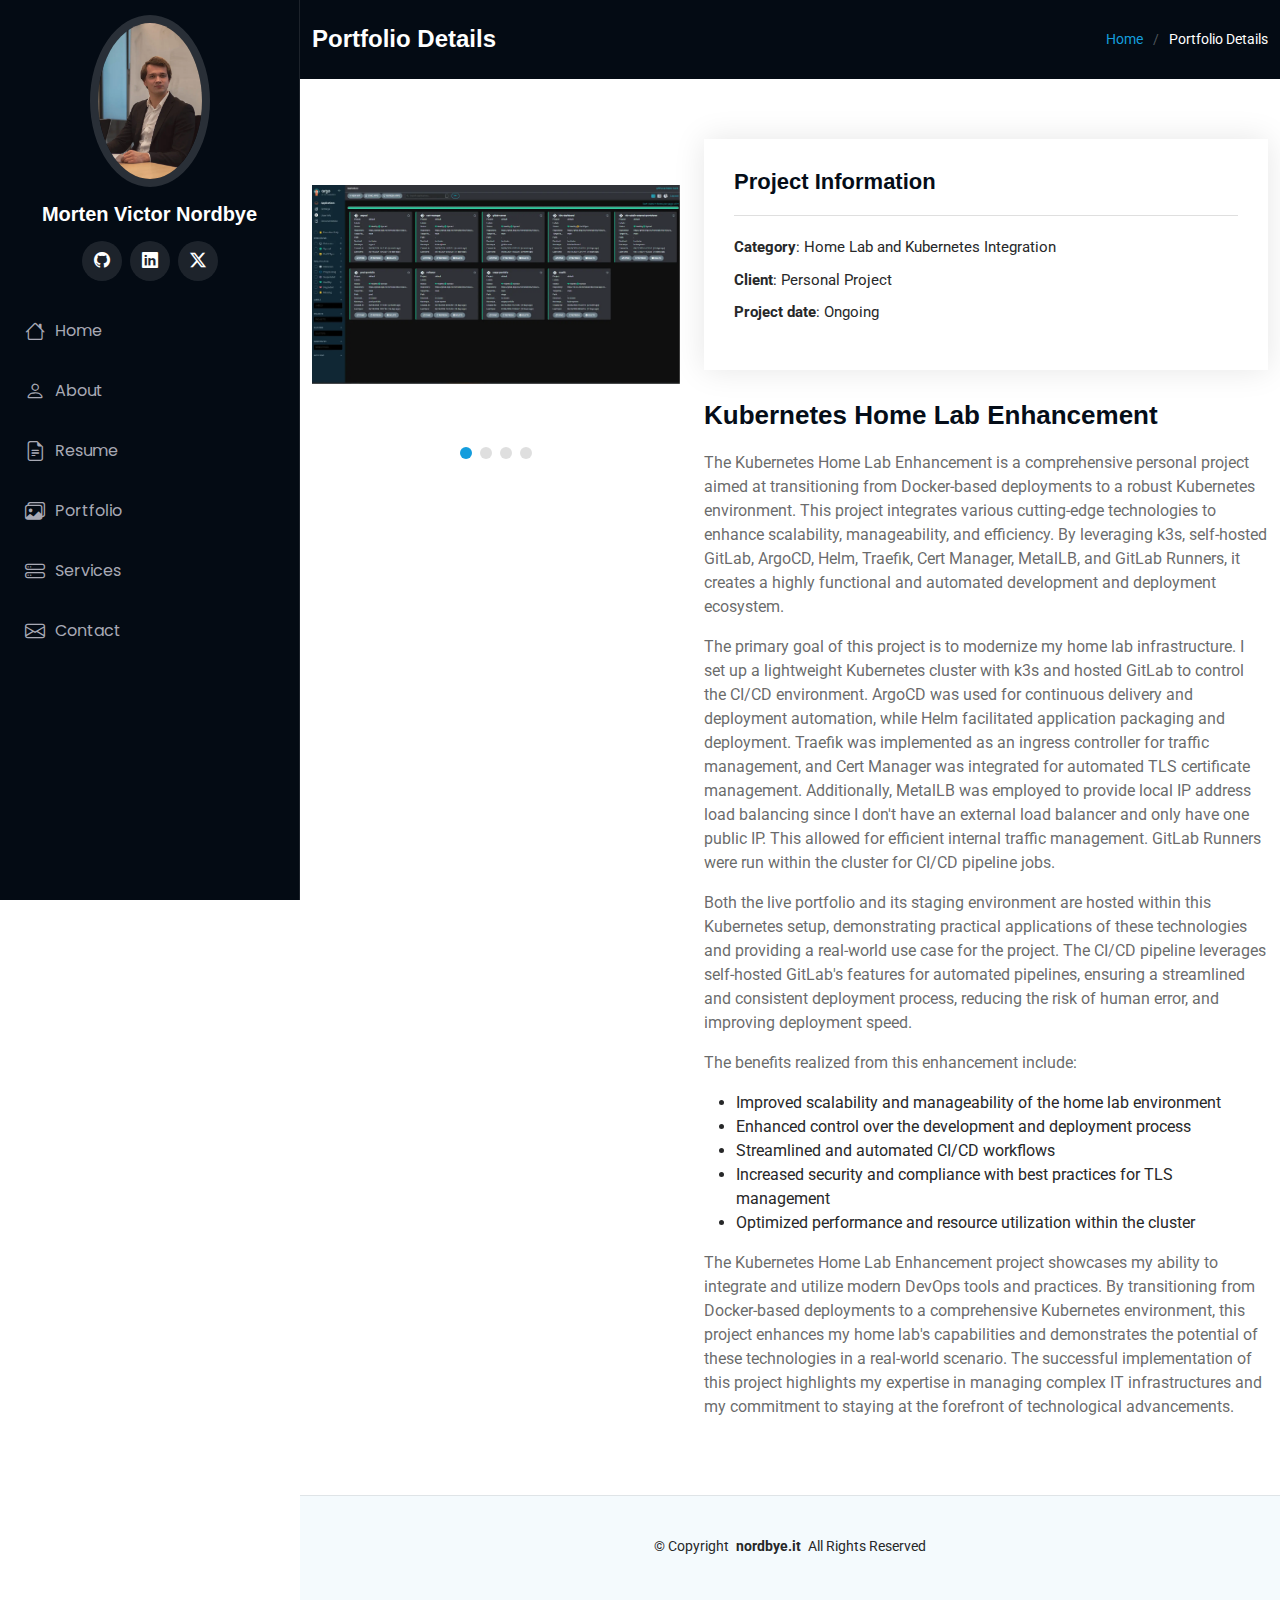
<file: src/frontend/portfolio/homelabbing-project-1.html>
<!DOCTYPE html>
<html lang="en">
<head>
  <meta charset="utf-8">
  <meta name="viewport" content="width=device-width, initial-scale=1.0">
  <title>Kubernetes Home Lab Enhancement | Morten Victor Nordbye</title>
  <meta name="description" content="Explore the Kubernetes Home Lab Enhancement project by Morten Victor Nordbye. Discover the technologies and methodologies used to optimize a home lab environment.">
  <meta name="keywords" content="Kubernetes, Home Lab, IT Consultant, Morten Victor Nordbye, Homelabbing, Technology, Optimization">
  <meta name="author" content="Morten Victor Nordbye">
  <meta name="robots" content="index, follow">
  <link rel="canonical" href="https://nordbye.it/portfolio/homelabbing-project-1.html">

  <!-- Open Graph Meta Tags -->
  <meta property="og:title" content="Kubernetes Home Lab Enhancement | Morten Victor Nordbye">
  <meta property="og:description" content="Explore the Kubernetes Home Lab Enhancement project by Morten Victor Nordbye. Discover the technologies and methodologies used to optimize a home lab environment.">
  <meta property="og:image" content="https://nordbye.it/assets/img/portfolio/homelabbing-project-1/front.png">
  <meta property="og:url" content="https://nordbye.it/portfolio/homelabbing-project-1.html">
  <meta property="og:type" content="website">
  <meta property="og:site_name" content="Morten Victor Nordbye">

  <!-- Twitter Cards Meta Tags -->
  <meta name="twitter:card" content="summary_large_image">
  <meta name="twitter:title" content="Kubernetes Home Lab Enhancement | Morten Victor Nordbye">
  <meta name="twitter:description" content="Explore the Kubernetes Home Lab Enhancement project by Morten Victor Nordbye. Discover the technologies and methodologies used to optimize a home lab environment.">
  <meta name="twitter:image" content="https://nordbye.it/assets/img/portfolio/homelabbing-project-1/front.png">
  <meta name="twitter:site" content="@morten_nordbye">
  <meta name="twitter:creator" content="@morten_nordbye">

  <!-- Structured Data -->
  <script type="application/ld+json">
  {
    "@context": "http://schema.org",
    "@type": "CreativeWork",
    "author": {
      "@type": "Person",
      "name": "Morten Victor Nordbye",
      "jobTitle": "IT Consultant",
      "address": {
        "@type": "PostalAddress",
        "addressLocality": "Oslo",
        "addressCountry": "Norway"
      },
      "sameAs": [
        "https://www.linkedin.com/in/morten-nordbye-325bb71bb",
        "https://twitter.com/morten_nordbye",
        "https://github.com/mortennordbye"
      ]
    },
    "headline": "Kubernetes Home Lab Enhancement",
    "description": "Explore the Kubernetes Home Lab Enhancement project by Morten Victor Nordbye. Discover the technologies and methodologies used to optimize a home lab environment.",
    "image": "https://nordbye.it/assets/img/portfolio/homelabbing-project-1/front.png",
    "url": "https://nordbye.it/portfolio/homelabbing-project-1.html",
    "datePublished": "2024-07-05"
  }
  </script>

  <!-- Favicons -->
  <link rel="apple-touch-icon" sizes="180x180" href="../assets/img/favicon/apple-touch-icon.webp">
  <link rel="apple-touch-icon" sizes="180x180" href="../assets/img/favicon/apple-touch-icon.png">
  <link rel="icon" type="image/webp" sizes="32x32" href="../assets/img/favicon/favicon-32x32.webp">
  <link rel="icon" type="image/png" sizes="32x32" href="../assets/img/favicon/favicon-32x32.png">
  <link rel="icon" type="image/webp" sizes="16x16" href="../assets/img/favicon/favicon-16x16.webp">
  <link rel="icon" type="image/png" sizes="16x16" href="../assets/img/favicon/favicon-16x16.png">
  <link rel="manifest" href="../assets/img/favicon/site.webmanifest">
  <link rel="mask-icon" href="../assets/img/favicon/safari-pinned-tab.svg" color="#5bbad5">
  <link rel="shortcut icon" href="../assets/img/favicon/favicon.ico">
  <meta name="msapplication-TileColor" content="#da532c">
  <meta name="msapplication-config" content="../assets/img/favicon/browserconfig.xml">
  <meta name="theme-color" content="#ffffff">

  <!-- Verification -->
  <meta name="google-site-verification" content="pW0Dln3ShXs7R0R610g7fo0jeDAkiSQfmzgLI_KJolE">

  <!-- Fonts -->
  <link href="https://fonts.googleapis.com" rel="preconnect">
  <link href="https://fonts.gstatic.com" rel="preconnect" crossorigin>
  <link href="https://fonts.googleapis.com/css2?family=Roboto:ital,wght@0,100;0,300;0,400;0,500;0,700;0,900&family=Poppins:ital,wght@0,100;0,200;0,300;0,400;0,500;0,600;0,700;0,800;0,900&display=swap" rel="stylesheet">

  <!-- Vendor CSS Files -->
  <link href="../assets/vendor/bootstrap/css/bootstrap.min.css" rel="stylesheet" media="print" onload="this.media='all'">
  <noscript><link href="../assets/vendor/bootstrap/css/bootstrap.min.css" rel="stylesheet"></noscript>
  <link href="../assets/vendor/bootstrap-icons/bootstrap-icons.css" rel="stylesheet">
  <link href="../assets/vendor/aos/aos.css" rel="stylesheet">
  <link href="../assets/vendor/glightbox/css/glightbox.min.css" rel="stylesheet">
  <link href="../assets/vendor/swiper/swiper-bundle.min.css" rel="stylesheet">

  <!-- Main CSS File -->
  <link href="../assets/css/main.css" rel="stylesheet">

</head>


<body class="portfolio-details-page">

  <header id="header" class="header dark-background d-flex flex-column">
    <i class="header-toggle d-xl-none bi bi-list"></i>

    <div class="profile-img">
      <picture>
        <source srcset="../assets/img/my-profile-img.webp" type="image/webp">
        <img src="../assets/img/my-profile-img.png" alt="Morten Victor Nordbye's Profile Image" class="img-fluid rounded-circle">
      </picture>
    </div>

    <a href="../index.html" class="logo d-flex align-items-center justify-content-center">
      <h1 class="sitename">Morten Victor Nordbye</h1>
    </a>

    <div class="social-links text-center">
      <a href="https://github.com/mortennordbye" class="github"><i class="bi bi-github"></i></a>
      <a href="https://www.linkedin.com/in/morten-nordbye-325bb71bb" class="linkedin"><i class="bi bi-linkedin"></i></a>
      <a href="https://x.com/Morten_Nordbye" class="twitter-x"><i class="bi bi-twitter-x"></i></a>
    </div>

    <nav id="navmenu" class="navmenu">
      <ul>
        <li><a href="../index.html#hero"><i class="bi bi-house navicon"></i>Home</a></li>
        <li><a href="../index.html#about"><i class="bi bi-person navicon"></i> About</a></li>
        <li><a href="../index.html#resume"><i class="bi bi-file-earmark-text navicon"></i> Resume</a></li>
        <li><a href="../index.html#portfolio"><i class="bi bi-images navicon"></i> Portfolio</a></li>
        <li><a href="../index.html#services"><i class="bi bi-hdd-stack navicon"></i> Services</a></li>
        <li><a href="../index.html#contact"><i class="bi bi-envelope navicon"></i> Contact</a></li>
      </ul>
    </nav>

  </header>

  <main class="main">

    <!-- Page Title -->
    <div class="page-title dark-background">
      <div class="container d-lg-flex justify-content-between align-items-center">
        <h1 class="mb-2 mb-lg-0">Portfolio Details</h1>
        <nav class="breadcrumbs">
          <ol>
            <li><a href="../index.html">Home</a></li>
            <li class="current">Portfolio Details</li>
          </ol>
        </nav>
      </div>
    </div><!-- End Page Title -->

    <!-- Portfolio Details Section -->
    <section id="portfolio-details" class="portfolio-details section">

      <div class="container" data-aos="fade-up" data-aos-delay="100">

        <div class="row gy-4">

          <div class="col-lg-8">
            <div class="portfolio-details-slider swiper init-swiper">

              <script type="application/json" class="swiper-config">
                {
                  "loop": true,
                  "speed": 600,
                  "autoplay": {
                    "delay": 5000
                  },
                  "slidesPerView": "auto",
                  "pagination": {
                    "el": ".swiper-pagination",
                    "type": "bullets",
                    "clickable": true
                  }
                }
              </script>

              <div class="swiper-wrapper align-items-center">
                <div class="swiper-slide">
                  <picture>
                    <source srcset="../assets/img/portfolio/homelabbing-project-1/back-1.webp" type="image/webp">
                    <img src="../assets/img/portfolio/homelabbing-project-1/back-1.png" alt="Back view of Kubernetes Home Lab Enhancement setup">
                  </picture>
                </div>

                <div class="swiper-slide">
                  <picture>
                    <source srcset="../assets/img/portfolio/homelabbing-project-1/back-2.webp" type="image/webp">
                    <img src="../assets/img/portfolio/homelabbing-project-1/back-2.png" alt="Network configuration of Home Lab">
                  </picture>
                </div>

                <div class="swiper-slide">
                  <picture>
                    <source srcset="../assets/img/portfolio/homelabbing-project-1/back-3.webp" type="image/webp">
                    <img src="../assets/img/portfolio/homelabbing-project-1/back-3.png" alt="Hardware setup for Kubernetes Home Lab">
                  </picture>
                </div>

                <div class="swiper-slide">
                  <picture>
                    <source srcset="../assets/img/portfolio/homelabbing-project-1/back-4.webp" type="image/webp">
                    <img src="../assets/img/portfolio/homelabbing-project-1/back-4.png" alt="Configuration screen of Kubernetes Home Lab">
                  </picture>
                </div>

              </div>
              <div class="swiper-pagination"></div>
            </div>
          </div>

          <div class="col-lg-4">
            <div class="portfolio-info" data-aos="fade-up" data-aos-delay="200">
              <h3>Project Information</h3>
              <ul>
                <li><strong>Category</strong>: Home Lab and Kubernetes Integration</li>
                <li><strong>Client</strong>: Personal Project</li>
                <li><strong>Project date</strong>: Ongoing</li>
              </ul>
            </div>
            <div class="portfolio-description" data-aos="fade-up" data-aos-delay="300">
              <h2>Kubernetes Home Lab Enhancement</h2>
              <p>
                The Kubernetes Home Lab Enhancement is a comprehensive personal project aimed at transitioning from Docker-based deployments to a robust Kubernetes environment. This project integrates various cutting-edge technologies to enhance scalability, manageability, and efficiency. By leveraging k3s, self-hosted GitLab, ArgoCD, Helm, Traefik, Cert Manager, MetalLB, and GitLab Runners, it creates a highly functional and automated development and deployment ecosystem.
              </p>
              <p>
                The primary goal of this project is to modernize my home lab infrastructure. I set up a lightweight Kubernetes cluster with k3s and hosted GitLab to control the CI/CD environment. ArgoCD was used for continuous delivery and deployment automation, while Helm facilitated application packaging and deployment. Traefik was implemented as an ingress controller for traffic management, and Cert Manager was integrated for automated TLS certificate management. Additionally, MetalLB was employed to provide local IP address load balancing since I don't have an external load balancer and only have one public IP. This allowed for efficient internal traffic management. GitLab Runners were run within the cluster for CI/CD pipeline jobs.
              </p>
              <p>
                Both the live portfolio and its staging environment are hosted within this Kubernetes setup, demonstrating practical applications of these technologies and providing a real-world use case for the project. The CI/CD pipeline leverages self-hosted GitLab's features for automated pipelines, ensuring a streamlined and consistent deployment process, reducing the risk of human error, and improving deployment speed.
              </p>
              <p>
                The benefits realized from this enhancement include:
              </p>
              <ul>
                <li>Improved scalability and manageability of the home lab environment</li>
                <li>Enhanced control over the development and deployment process</li>
                <li>Streamlined and automated CI/CD workflows</li>
                <li>Increased security and compliance with best practices for TLS management</li>
                <li>Optimized performance and resource utilization within the cluster</li>
              </ul>
              <p>
                The Kubernetes Home Lab Enhancement project showcases my ability to integrate and utilize modern DevOps tools and practices. By transitioning from Docker-based deployments to a comprehensive Kubernetes environment, this project enhances my home lab's capabilities and demonstrates the potential of these technologies in a real-world scenario. The successful implementation of this project highlights my expertise in managing complex IT infrastructures and my commitment to staying at the forefront of technological advancements.
              </p>
            </div>
          </div>


      </div>

    </section><!-- /Portfolio Details Section -->

  </main>

  <footer id="footer" class="footer position-relative light-background">

    <div class="container">
      <div class="copyright text-center ">
        <p>© <span>Copyright</span> <strong class="px-1 sitename">nordbye.it</strong> <span>All Rights Reserved</span></p>
      </div>
      <div class="credits">
      </div>
    </div>

  </footer>

  <!-- Scroll Top -->
  <a href="#" id="scroll-top" class="scroll-top d-flex align-items-center justify-content-center"><i class="bi bi-arrow-up-short"></i></a>

  <!-- Preloader -->
  <div id="preloader"></div>

  <!-- Vendor JS Files -->
  <script src="../assets/vendor/bootstrap/js/bootstrap.bundle.min.js"></script>
  <script src="../assets/vendor/php-email-form/validate.js"></script>
  <script src="../assets/vendor/aos/aos.js"></script>
  <script src="../assets/vendor/typed.js/typed.umd.js"></script>
  <script src="../assets/vendor/purecounter/purecounter_vanilla.js"></script>
  <script src="../assets/vendor/waypoints/noframework.waypoints.js"></script>
  <script src="../assets/vendor/glightbox/js/glightbox.min.js"></script>
  <script src="../assets/vendor/imagesloaded/imagesloaded.pkgd.min.js"></script>
  <script src="../assets/vendor/isotope-layout/isotope.pkgd.min.js"></script>
  <script src="../assets/vendor/swiper/swiper-bundle.min.js"></script>

  <!-- Main JS File -->
  <script src="../assets/js/main.js"></script>

</body>

</html>
</file>
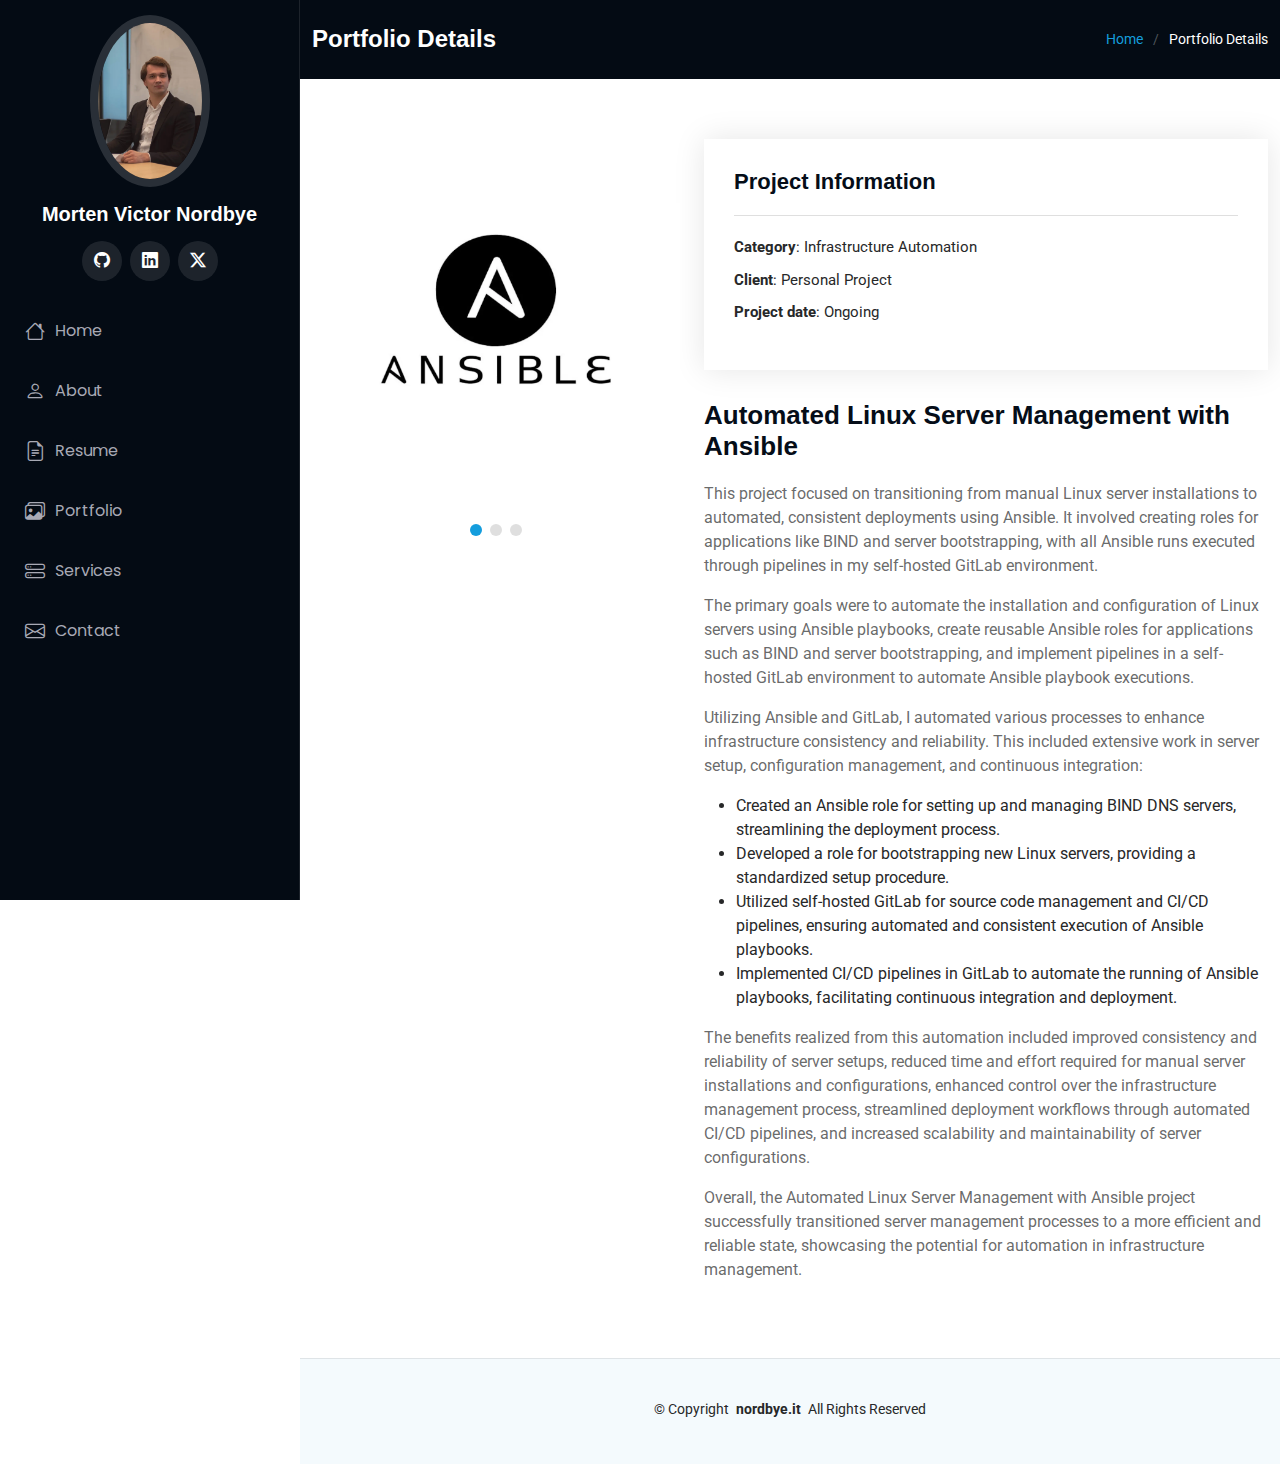
<file: src/frontend/portfolio/homelabbing-project-2.html>
<!DOCTYPE html>
<html lang="en">
<head>
  <meta charset="utf-8">
  <meta name="viewport" content="width=device-width, initial-scale=1.0">
  <title>Automated Linux Server Management with Ansible | Morten Victor Nordbye</title>
  <meta name="description" content="Explore the Automated Linux Server Management with Ansible project by Morten Victor Nordbye. Learn about the automation techniques and tools used in this homelab project.">
  <meta name="keywords" content="Ansible, Linux Server Management, IT Consultant, Morten Victor Nordbye, Homelabbing, Automation, Technology">
  <meta name="author" content="Morten Victor Nordbye">
  <meta name="robots" content="index, follow">
  <link rel="canonical" href="https://nordbye.it/portfolio/homelabbing-project-2.html">

  <!-- Open Graph Meta Tags -->
  <meta property="og:title" content="Automated Linux Server Management with Ansible | Morten Victor Nordbye">
  <meta property="og:description" content="Explore the Automated Linux Server Management with Ansible project by Morten Victor Nordbye. Learn about the automation techniques and tools used in this homelab project.">
  <meta property="og:image" content="https://nordbye.it/assets/img/portfolio/homelabbing-project-2/front.png">
  <meta property="og:url" content="https://nordbye.it/portfolio/homelabbing-project-2.html">
  <meta property="og:type" content="website">
  <meta property="og:site_name" content="Morten Victor Nordbye">

  <!-- Twitter Cards Meta Tags -->
  <meta name="twitter:card" content="summary_large_image">
  <meta name="twitter:title" content="Automated Linux Server Management with Ansible | Morten Victor Nordbye">
  <meta name="twitter:description" content="Explore the Automated Linux Server Management with Ansible project by Morten Victor Nordbye. Learn about the automation techniques and tools used in this homelab project.">
  <meta name="twitter:image" content="https://nordbye.it/assets/img/portfolio/homelabbing-project-2/front.png">
  <meta name="twitter:site" content="@morten_nordbye">
  <meta name="twitter:creator" content="@morten_nordbye">

  <!-- Structured Data -->
  <script type="application/ld+json">
  {
    "@context": "http://schema.org",
    "@type": "CreativeWork",
    "author": {
      "@type": "Person",
      "name": "Morten Victor Nordbye",
      "jobTitle": "IT Consultant",
      "address": {
        "@type": "PostalAddress",
        "addressLocality": "Oslo",
        "addressCountry": "Norway"
      },
      "sameAs": [
        "https://www.linkedin.com/in/morten-nordbye-325bb71bb",
        "https://twitter.com/morten_nordbye",
        "https://github.com/Morten03Nordbye"
      ]
    },
    "headline": "Automated Linux Server Management with Ansible",
    "description": "Explore the Automated Linux Server Management with Ansible project by Morten Victor Nordbye. Learn about the automation techniques and tools used in this homelab project.",
    "image": "https://nordbye.it/assets/img/portfolio/homelabbing-project-2/front.png",
    "url": "https://nordbye.it/portfolio/homelabbing-project-2.html",
    "datePublished": "2024-07-05"
  }
  </script>

  <!-- Favicons -->
  <link rel="apple-touch-icon" sizes="180x180" href="../assets/img/favicon/apple-touch-icon.webp">
  <link rel="apple-touch-icon" sizes="180x180" href="../assets/img/favicon/apple-touch-icon.png">
  <link rel="icon" type="image/webp" sizes="32x32" href="../assets/img/favicon/favicon-32x32.webp">
  <link rel="icon" type="image/png" sizes="32x32" href="../assets/img/favicon/favicon-32x32.png">
  <link rel="icon" type="image/webp" sizes="16x16" href="../assets/img/favicon/favicon-16x16.webp">
  <link rel="icon" type="image/png" sizes="16x16" href="../assets/img/favicon/favicon-16x16.png">
  <link rel="manifest" href="../assets/img/favicon/site.webmanifest">
  <link rel="mask-icon" href="../assets/img/favicon/safari-pinned-tab.svg" color="#5bbad5">
  <link rel="shortcut icon" href="../assets/img/favicon/favicon.ico">
  <meta name="msapplication-TileColor" content="#da532c">
  <meta name="msapplication-config" content="../assets/img/favicon/browserconfig.xml">
  <meta name="theme-color" content="#ffffff">

  <!-- Verification -->
  <meta name="google-site-verification" content="pW0Dln3ShXs7R0R610g7fo0jeDAkiSQfmzgLI_KJolE">

  <!-- Fonts -->
  <link href="https://fonts.googleapis.com" rel="preconnect">
  <link href="https://fonts.gstatic.com" rel="preconnect" crossorigin>
  <link href="https://fonts.googleapis.com/css2?family=Roboto:ital,wght@0,100;0,300;0,400;0,500;0,700;0,900&family=Poppins:ital,wght@0,100;0,200;0,300;0,400;0,500;0,600;0,700;0,800;0,900&display=swap" rel="stylesheet">

  <!-- Vendor CSS Files -->
  <link href="../assets/vendor/bootstrap/css/bootstrap.min.css" rel="stylesheet" media="print" onload="this.media='all'">
  <noscript><link href="../assets/vendor/bootstrap/css/bootstrap.min.css" rel="stylesheet"></noscript>
  <link href="../assets/vendor/bootstrap-icons/bootstrap-icons.css" rel="stylesheet">
  <link href="../assets/vendor/aos/aos.css" rel="stylesheet">
  <link href="../assets/vendor/glightbox/css/glightbox.min.css" rel="stylesheet">
  <link href="../assets/vendor/swiper/swiper-bundle.min.css" rel="stylesheet">

  <!-- Main CSS File -->
  <link href="../assets/css/main.css" rel="stylesheet">

</head>

<body class="portfolio-details-page">

  <header id="header" class="header dark-background d-flex flex-column">
    <i class="header-toggle d-xl-none bi bi-list"></i>

    <div class="profile-img">
      <picture>
        <source srcset="../assets/img/my-profile-img.webp" type="image/webp">
        <img src="../assets/img/my-profile-img.png" alt="Morten Victor Nordbye's Profile Image" class="img-fluid rounded-circle">
      </picture>
    </div>

    <a href="../index.html" class="logo d-flex align-items-center justify-content-center">
      <h1 class="sitename">Morten Victor Nordbye</h1>
    </a>

    <div class="social-links text-center">
      <a href="https://github.com/Morten03Nordbye" class="github"><i class="bi bi-github"></i></a>
      <a href="https://www.linkedin.com/in/morten-nordbye-325bb71bb" class="linkedin"><i class="bi bi-linkedin"></i></a>
      <a href="https://x.com/Morten_Nordbye" class="twitter-x"><i class="bi bi-twitter-x"></i></a>
    </div>

    <nav id="navmenu" class="navmenu">
      <ul>
        <li><a href="../index.html#hero"><i class="bi bi-house navicon"></i>Home</a></li>
        <li><a href="../index.html#about"><i class="bi bi-person navicon"></i> About</a></li>
        <li><a href="../index.html#resume"><i class="bi bi-file-earmark-text navicon"></i> Resume</a></li>
        <li><a href="../index.html#portfolio"><i class="bi bi-images navicon"></i> Portfolio</a></li>
        <li><a href="../index.html#services"><i class="bi bi-hdd-stack navicon"></i> Services</a></li>
        <li><a href="../index.html#contact"><i class="bi bi-envelope navicon"></i> Contact</a></li>
      </ul>
    </nav>

  </header>

  <main class="main">

    <!-- Page Title -->
    <div class="page-title dark-background">
      <div class="container d-lg-flex justify-content-between align-items-center">
        <h1 class="mb-2 mb-lg-0">Portfolio Details</h1>
        <nav class="breadcrumbs">
          <ol>
            <li><a href="../index.html">Home</a></li>
            <li class="current">Portfolio Details</li>
          </ol>
        </nav>
      </div>
    </div><!-- End Page Title -->

    <!-- Portfolio Details Section -->
    <section id="portfolio-details" class="portfolio-details section">

      <div class="container" data-aos="fade-up" data-aos-delay="100">

        <div class="row gy-4">

          <div class="col-lg-8">
            <div class="portfolio-details-slider swiper init-swiper">

              <script type="application/json" class="swiper-config">
                {
                  "loop": true,
                  "speed": 600,
                  "autoplay": {
                    "delay": 5000
                  },
                  "slidesPerView": "auto",
                  "pagination": {
                    "el": ".swiper-pagination",
                    "type": "bullets",
                    "clickable": true
                  }
                }
              </script>

              <div class="swiper-wrapper align-items-center">

                <div class="swiper-slide">
                  <picture>
                    <source srcset="../assets/img/portfolio/homelabbing-project-2/back-1.webp" type="image/webp">
                    <img src="../assets/img/portfolio/homelabbing-project-2/back-1.png" alt="Ansible playbook execution screen">
                  </picture>
                </div>

                <div class="swiper-slide">
                  <picture>
                    <source srcset="../assets/img/portfolio/homelabbing-project-2/back-2.webp" type="image/webp">
                    <img src="../assets/img/portfolio/homelabbing-project-2/back-2.png" alt="Linux server setup automation">
                  </picture>
                </div>

                <div class="swiper-slide">
                  <picture>
                    <source srcset="../assets/img/portfolio/homelabbing-project-2/back-3.webp" type="image/webp">
                    <img src="../assets/img/portfolio/homelabbing-project-2/back-3.png" alt="CI/CD pipeline for Ansible playbooks">
                  </picture>
                </div>

              </div>
              <div class="swiper-pagination"></div>
            </div>
          </div>

          <div class="col-lg-4">
            <div class="portfolio-info" data-aos="fade-up" data-aos-delay="200">
              <h3>Project Information</h3>
              <ul>
                <li><strong>Category</strong>: Infrastructure Automation</li>
                <li><strong>Client</strong>: Personal Project</li>
                <li><strong>Project date</strong>: Ongoing</li>
              </ul>
            </div>
            <div class="portfolio-description" data-aos="fade-up" data-aos-delay="300">
              <h2>Automated Linux Server Management with Ansible</h2>
              <p>
                This project focused on transitioning from manual Linux server installations to automated, consistent deployments using Ansible. It involved creating roles for applications like BIND and server bootstrapping, with all Ansible runs executed through pipelines in my self-hosted GitLab environment.
              </p>
              <p>
                The primary goals were to automate the installation and configuration of Linux servers using Ansible playbooks, create reusable Ansible roles for applications such as BIND and server bootstrapping, and implement pipelines in a self-hosted GitLab environment to automate Ansible playbook executions.
              </p>
              <p>
                Utilizing Ansible and GitLab, I automated various processes to enhance infrastructure consistency and reliability. This included extensive work in server setup, configuration management, and continuous integration:
              </p>
              <ul>
                <li>Created an Ansible role for setting up and managing BIND DNS servers, streamlining the deployment process.</li>
                <li>Developed a role for bootstrapping new Linux servers, providing a standardized setup procedure.</li>
                <li>Utilized self-hosted GitLab for source code management and CI/CD pipelines, ensuring automated and consistent execution of Ansible playbooks.</li>
                <li>Implemented CI/CD pipelines in GitLab to automate the running of Ansible playbooks, facilitating continuous integration and deployment.</li>
              </ul>
              <p>
                The benefits realized from this automation included improved consistency and reliability of server setups, reduced time and effort required for manual server installations and configurations, enhanced control over the infrastructure management process, streamlined deployment workflows through automated CI/CD pipelines, and increased scalability and maintainability of server configurations.
              </p>
              <p>
                Overall, the Automated Linux Server Management with Ansible project successfully transitioned server management processes to a more efficient and reliable state, showcasing the potential for automation in infrastructure management.
              </p>
            </div>
          </div>


      </div>

    </section><!-- /Portfolio Details Section -->

  </main>

  <footer id="footer" class="footer position-relative light-background">

    <div class="container">
      <div class="copyright text-center ">
        <p>© <span>Copyright</span> <strong class="px-1 sitename">nordbye.it</strong> <span>All Rights Reserved</span></p>
      </div>
      <div class="credits">
      </div>
    </div>

  </footer>

  <!-- Scroll Top -->
  <a href="#" id="scroll-top" class="scroll-top d-flex align-items-center justify-content-center"><i class="bi bi-arrow-up-short"></i></a>

  <!-- Preloader -->
  <div id="preloader"></div>

  <!-- Vendor JS Files -->
  <script src="../assets/vendor/bootstrap/js/bootstrap.bundle.min.js"></script>
  <script src="../assets/vendor/php-email-form/validate.js"></script>
  <script src="../assets/vendor/aos/aos.js"></script>
  <script src="../assets/vendor/typed.js/typed.umd.js"></script>
  <script src="../assets/vendor/purecounter/purecounter_vanilla.js"></script>
  <script src="../assets/vendor/waypoints/noframework.waypoints.js"></script>
  <script src="../assets/vendor/glightbox/js/glightbox.min.js"></script>
  <script src="../assets/vendor/imagesloaded/imagesloaded.pkgd.min.js"></script>
  <script src="../assets/vendor/isotope-layout/isotope.pkgd.min.js"></script>
  <script src="../assets/vendor/swiper/swiper-bundle.min.js"></script>

  <!-- Main JS File -->
  <script src="../assets/js/main.js"></script>

</body>

</html>
</file>
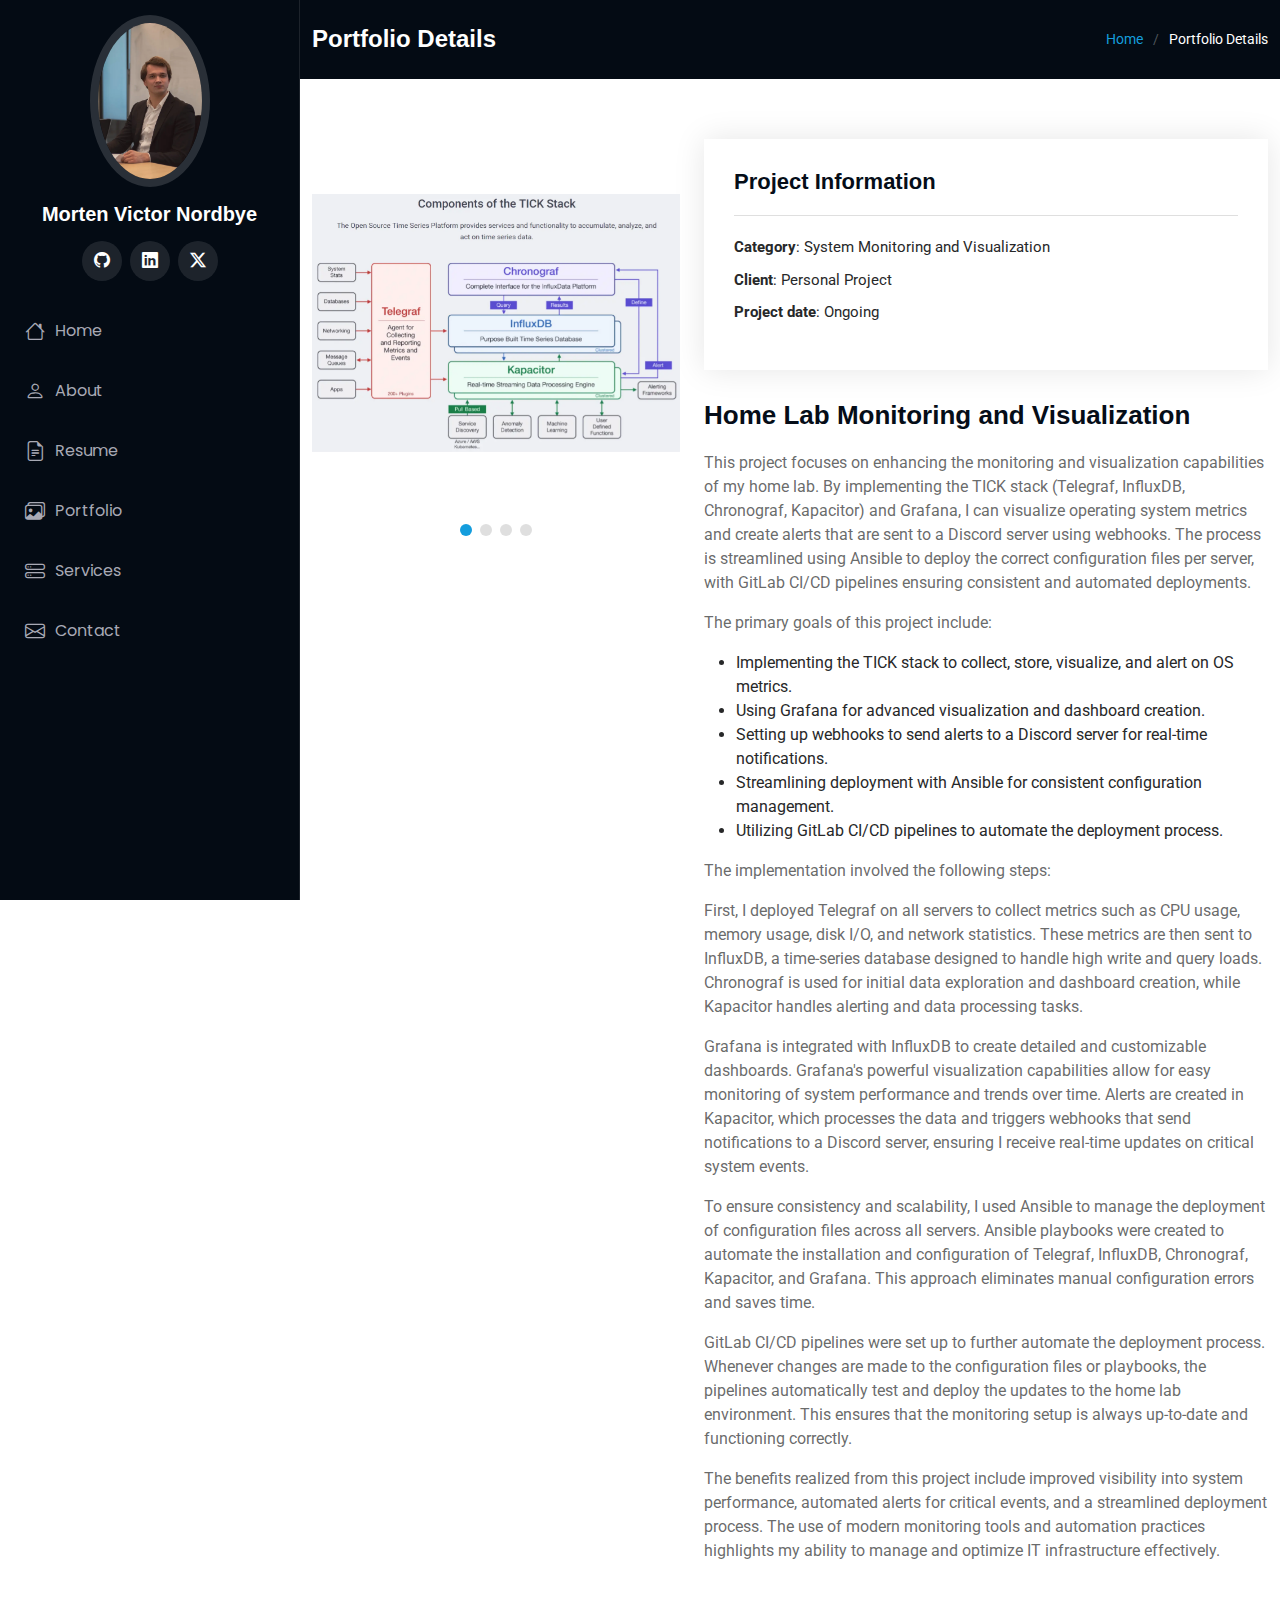
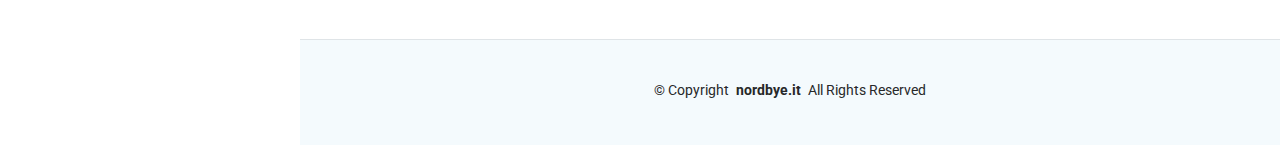
<file: src/frontend/portfolio/homelabbing-project-3.html>
<!DOCTYPE html>
<html lang="en">
<head>
  <meta charset="utf-8">
  <meta name="viewport" content="width=device-width, initial-scale=1.0">
  <title>Home Lab Monitoring and Visualization | Morten Victor Nordbye</title>
  <meta name="description" content="Explore the Home Lab Monitoring and Visualization project by Morten Victor Nordbye. Learn about the tools and techniques used to monitor and visualize home lab environments.">
  <meta name="keywords" content="Home Lab Monitoring, Visualization, IT Consultant, Morten Victor Nordbye, Homelabbing, Technology, Tools">
  <meta name="author" content="Morten Victor Nordbye">
  <meta name="robots" content="index, follow">
  <link rel="canonical" href="https://nordbye.it/portfolio/homelabbing-project-3.html">

  <!-- Open Graph Meta Tags -->
  <meta property="og:title" content="Home Lab Monitoring and Visualization | Morten Victor Nordbye">
  <meta property="og:description" content="Explore the Home Lab Monitoring and Visualization project by Morten Victor Nordbye. Learn about the tools and techniques used to monitor and visualize home lab environments.">
  <meta property="og:image" content="https://nordbye.it/assets/img/portfolio/homelabbing-project-3/front.png">
  <meta property="og:url" content="https://nordbye.it/portfolio/homelabbing-project-3.html">
  <meta property="og:type" content="website">
  <meta property="og:site_name" content="Morten Victor Nordbye">

  <!-- Twitter Cards Meta Tags -->
  <meta name="twitter:card" content="summary_large_image">
  <meta name="twitter:title" content="Home Lab Monitoring and Visualization | Morten Victor Nordbye">
  <meta name="twitter:description" content="Explore the Home Lab Monitoring and Visualization project by Morten Victor Nordbye. Learn about the tools and techniques used to monitor and visualize home lab environments.">
  <meta name="twitter:image" content="https://nordbye.it/assets/img/portfolio/homelabbing-project-3/front.png">
  <meta name="twitter:site" content="@morten_nordbye">
  <meta name="twitter:creator" content="@morten_nordbye">

  <!-- Structured Data -->
  <script type="application/ld+json">
  {
    "@context": "http://schema.org",
    "@type": "CreativeWork",
    "author": {
      "@type": "Person",
      "name": "Morten Victor Nordbye",
      "jobTitle": "IT Consultant",
      "address": {
        "@type": "PostalAddress",
        "addressLocality": "Oslo",
        "addressCountry": "Norway"
      },
      "sameAs": [
        "https://www.linkedin.com/in/morten-nordbye-325bb71bb",
        "https://twitter.com/morten_nordbye",
        "https://github.com/mortennordbye"
      ]
    },
    "headline": "Home Lab Monitoring and Visualization",
    "description": "Explore the Home Lab Monitoring and Visualization project by Morten Victor Nordbye. Learn about the tools and techniques used to monitor and visualize home lab environments.",
    "image": "https://nordbye.it/assets/img/portfolio/homelabbing-project-3/front.png",
    "url": "https://nordbye.it/portfolio/homelabbing-project-3.html",
    "datePublished": "2024-07-05"
  }
  </script>

  <!-- Favicons -->
  <link rel="apple-touch-icon" sizes="180x180" href="../assets/img/favicon/apple-touch-icon.webp">
  <link rel="apple-touch-icon" sizes="180x180" href="../assets/img/favicon/apple-touch-icon.png">
  <link rel="icon" type="image/webp" sizes="32x32" href="../assets/img/favicon/favicon-32x32.webp">
  <link rel="icon" type="image/png" sizes="32x32" href="../assets/img/favicon/favicon-32x32.png">
  <link rel="icon" type="image/webp" sizes="16x16" href="../assets/img/favicon/favicon-16x16.webp">
  <link rel="icon" type="image/png" sizes="16x16" href="../assets/img/favicon/favicon-16x16.png">
  <link rel="manifest" href="../assets/img/favicon/site.webmanifest">
  <link rel="mask-icon" href="../assets/img/favicon/safari-pinned-tab.svg" color="#5bbad5">
  <link rel="shortcut icon" href="../assets/img/favicon/favicon.ico">
  <meta name="msapplication-TileColor" content="#da532c">
  <meta name="msapplication-config" content="../assets/img/favicon/browserconfig.xml">
  <meta name="theme-color" content="#ffffff">

  <!-- Verification -->
  <meta name="google-site-verification" content="pW0Dln3ShXs7R0R610g7fo0jeDAkiSQfmzgLI_KJolE">

  <!-- Fonts -->
  <link href="https://fonts.googleapis.com" rel="preconnect">
  <link href="https://fonts.gstatic.com" rel="preconnect" crossorigin>
  <link href="https://fonts.googleapis.com/css2?family=Roboto:ital,wght@0,100;0,300;0,400;0,500;0,700;0,900&family=Poppins:ital,wght@0,100;0,200;0,300;0,400;0,500;0,600;0,700;0,800;0,900&display=swap" rel="stylesheet">

  <!-- Vendor CSS Files -->
  <link href="../assets/vendor/bootstrap/css/bootstrap.min.css" rel="stylesheet" media="print" onload="this.media='all'">
  <noscript><link href="../assets/vendor/bootstrap/css/bootstrap.min.css" rel="stylesheet"></noscript>
  <link href="../assets/vendor/bootstrap-icons/bootstrap-icons.css" rel="stylesheet">
  <link href="../assets/vendor/aos/aos.css" rel="stylesheet">
  <link href="../assets/vendor/glightbox/css/glightbox.min.css" rel="stylesheet">
  <link href="../assets/vendor/swiper/swiper-bundle.min.css" rel="stylesheet">

  <!-- Main CSS File -->
  <link href="../assets/css/main.css" rel="stylesheet">

</head>



<body class="portfolio-details-page">

  <header id="header" class="header dark-background d-flex flex-column">
    <i class="header-toggle d-xl-none bi bi-list"></i>

    <div class="profile-img">
      <picture>
        <source srcset="../assets/img/my-profile-img.webp" type="image/webp">
        <img src="../assets/img/my-profile-img.png" alt="" class="img-fluid rounded-circle">
      </picture>
    </div>

    <a href="../index.html" class="logo d-flex align-items-center justify-content-center">
      <h1 class="sitename">Morten Victor Nordbye</h1>
    </a>

    <div class="social-links text-center">
      <a href="https://github.com/mortennordbye" class="github"><i class="bi bi-github"></i></a>
      <a href="https://www.linkedin.com/in/morten-nordbye-325bb71bb" class="linkedin"><i class="bi bi-linkedin"></i></a>
      <a href="https://x.com/Morten_Nordbye" class="twitter-x"><i class="bi bi-twitter-x"></i></a>
    </div>

    <nav id="navmenu" class="navmenu">
      <ul>
        <li><a href="../index.html#hero"><i class="bi bi-house navicon"></i>Home</a></li>
        <li><a href="../index.html#about"><i class="bi bi-person navicon"></i> About</a></li>
        <li><a href="../index.html#resume"><i class="bi bi-file-earmark-text navicon"></i> Resume</a></li>
        <li><a href="../index.html#portfolio"><i class="bi bi-images navicon"></i> Portfolio</a></li>
        <li><a href="../index.html#services"><i class="bi bi-hdd-stack navicon"></i> Services</a></li>
        <li><a href="../index.html#contact"><i class="bi bi-envelope navicon"></i> Contact</a></li>
      </ul>
    </nav>

  </header>

  <main class="main">

    <!-- Page Title -->
    <div class="page-title dark-background">
      <div class="container d-lg-flex justify-content-between align-items-center">
        <h1 class="mb-2 mb-lg-0">Portfolio Details</h1>
        <nav class="breadcrumbs">
          <ol>
            <li><a href="../index.html">Home</a></li>
            <li class="current">Portfolio Details</li>
          </ol>
        </nav>
      </div>
    </div><!-- End Page Title -->

    <!-- Portfolio Details Section -->
    <section id="portfolio-details" class="portfolio-details section">

      <div class="container" data-aos="fade-up" data-aos-delay="100">

        <div class="row gy-4">

          <div class="col-lg-8">
            <div class="portfolio-details-slider swiper init-swiper">

              <script type="application/json" class="swiper-config">
                {
                  "loop": true,
                  "speed": 600,
                  "autoplay": {
                    "delay": 5000
                  },
                  "slidesPerView": "auto",
                  "pagination": {
                    "el": ".swiper-pagination",
                    "type": "bullets",
                    "clickable": true
                  }
                }
              </script>

              <div class="swiper-wrapper align-items-center">

                <div class="swiper-slide">
                  <picture>
                    <source srcset="../assets/img/portfolio/homelabbing-project-3/back-1.webp" type="image/webp">
                    <img src="../assets/img/portfolio/homelabbing-project-3/back-1.png" alt="">
                  </picture>
                </div>

                <div class="swiper-slide">
                  <picture>
                    <source srcset="../assets/img/portfolio/homelabbing-project-3/back-2.webp" type="image/webp">
                    <img src="../assets/img/portfolio/homelabbing-project-3/back-2.png" alt="">
                  </picture>
                </div>

                <div class="swiper-slide">
                  <picture>
                    <source srcset="../assets/img/portfolio/homelabbing-project-3/back-3.webp" type="image/webp">
                    <img src="../assets/img/portfolio/homelabbing-project-3/back-3.png" alt="">
                  </picture>
                </div>

                <div class="swiper-slide">
                  <picture>
                    <source srcset="../assets/img/portfolio/homelabbing-project-3/back-4.webp" type="image/webp">
                    <img src="../assets/img/portfolio/homelabbing-project-3/back-4.png" alt="">
                  </picture>
                </div>

              </div>
              <div class="swiper-pagination"></div>
            </div>
          </div>

          <div class="col-lg-4">
            <div class="portfolio-info" data-aos="fade-up" data-aos-delay="200">
              <h3>Project Information</h3>
              <ul>
                <li><strong>Category</strong>: System Monitoring and Visualization</li>
                <li><strong>Client</strong>: Personal Project</li>
                <li><strong>Project date</strong>: Ongoing</li>
              </ul>
            </div>
            <div class="portfolio-description" data-aos="fade-up" data-aos-delay="300">
              <h2>Home Lab Monitoring and Visualization</h2>
              <p>
                This project focuses on enhancing the monitoring and visualization capabilities of my home lab. By implementing the TICK stack (Telegraf, InfluxDB, Chronograf, Kapacitor) and Grafana, I can visualize operating system metrics and create alerts that are sent to a Discord server using webhooks. The process is streamlined using Ansible to deploy the correct configuration files per server, with GitLab CI/CD pipelines ensuring consistent and automated deployments.
              </p>
              <p>
                The primary goals of this project include:
              </p>
              <ul>
                <li>Implementing the TICK stack to collect, store, visualize, and alert on OS metrics.</li>
                <li>Using Grafana for advanced visualization and dashboard creation.</li>
                <li>Setting up webhooks to send alerts to a Discord server for real-time notifications.</li>
                <li>Streamlining deployment with Ansible for consistent configuration management.</li>
                <li>Utilizing GitLab CI/CD pipelines to automate the deployment process.</li>
              </ul>
              <p>
                The implementation involved the following steps:
              </p>
              <p>
                First, I deployed Telegraf on all servers to collect metrics such as CPU usage, memory usage, disk I/O, and network statistics. These metrics are then sent to InfluxDB, a time-series database designed to handle high write and query loads. Chronograf is used for initial data exploration and dashboard creation, while Kapacitor handles alerting and data processing tasks.
              </p>
              <p>
                Grafana is integrated with InfluxDB to create detailed and customizable dashboards. Grafana's powerful visualization capabilities allow for easy monitoring of system performance and trends over time. Alerts are created in Kapacitor, which processes the data and triggers webhooks that send notifications to a Discord server, ensuring I receive real-time updates on critical system events.
              </p>
              <p>
                To ensure consistency and scalability, I used Ansible to manage the deployment of configuration files across all servers. Ansible playbooks were created to automate the installation and configuration of Telegraf, InfluxDB, Chronograf, Kapacitor, and Grafana. This approach eliminates manual configuration errors and saves time.
              </p>
              <p>
                GitLab CI/CD pipelines were set up to further automate the deployment process. Whenever changes are made to the configuration files or playbooks, the pipelines automatically test and deploy the updates to the home lab environment. This ensures that the monitoring setup is always up-to-date and functioning correctly.
              </p>
              <p>
                The benefits realized from this project include improved visibility into system performance, automated alerts for critical events, and a streamlined deployment process. The use of modern monitoring tools and automation practices highlights my ability to manage and optimize IT infrastructure effectively.
              </p>
            </div>
          </div>




        </div>

      </div>

    </section><!-- /Portfolio Details Section -->

  </main>

  <footer id="footer" class="footer position-relative light-background">

    <div class="container">
      <div class="copyright text-center ">
        <p>© <span>Copyright</span> <strong class="px-1 sitename">nordbye.it</strong> <span>All Rights Reserved</span></p>
      </div>
      <div class="credits">
      </div>
    </div>

  </footer>

  <!-- Scroll Top -->
  <a href="#" id="scroll-top" class="scroll-top d-flex align-items-center justify-content-center"><i class="bi bi-arrow-up-short"></i></a>

  <!-- Preloader -->
  <div id="preloader"></div>

  <!-- Vendor JS Files -->
  <script src="../assets/vendor/bootstrap/js/bootstrap.bundle.min.js"></script>
  <script src="../assets/vendor/php-email-form/validate.js"></script>
  <script src="../assets/vendor/aos/aos.js"></script>
  <script src="../assets/vendor/typed.js/typed.umd.js"></script>
  <script src="../assets/vendor/purecounter/purecounter_vanilla.js"></script>
  <script src="../assets/vendor/waypoints/noframework.waypoints.js"></script>
  <script src="../assets/vendor/glightbox/js/glightbox.min.js"></script>
  <script src="../assets/vendor/imagesloaded/imagesloaded.pkgd.min.js"></script>
  <script src="../assets/vendor/isotope-layout/isotope.pkgd.min.js"></script>
  <script src="../assets/vendor/swiper/swiper-bundle.min.js"></script>

  <!-- Main JS File -->
  <script src="../assets/js/main.js"></script>

</body>

</html>
</file>
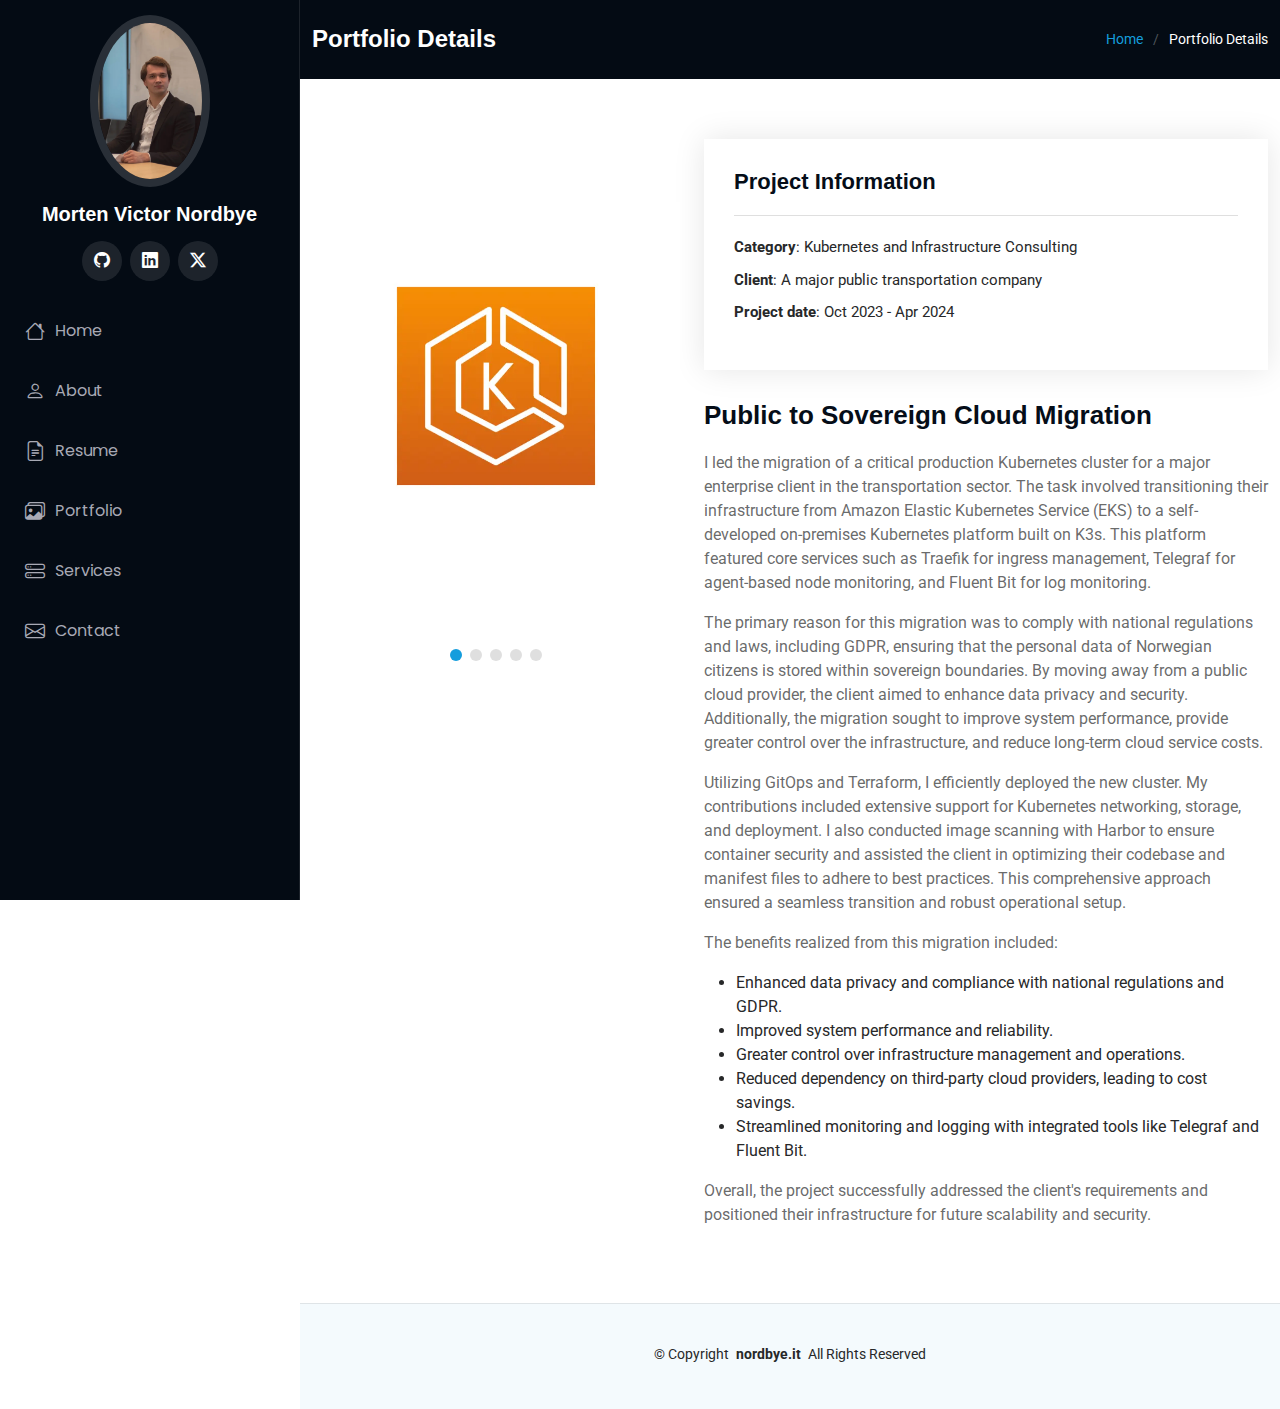
<file: src/frontend/portfolio/professional-project-1.html>
<!DOCTYPE html>
<html lang="en">
<head>
  <meta charset="utf-8">
  <meta name="viewport" content="width=device-width, initial-scale=1.0">
  <title>Public to Sovereign Cloud Migration | Morten Victor Nordbye</title>
  <meta name="description" content="Detailed case study of a Public to Sovereign Cloud Migration project by Morten Victor Nordbye. Learn about the challenges, solutions, and technologies used.">
  <meta name="keywords" content="Public Cloud Migration, Sovereign Cloud, IT Consultant, Morten Victor Nordbye, Oslo, Kubernetes, Cloud Solutions">
  <meta name="author" content="Morten Victor Nordbye">
  <meta name="robots" content="index, follow">
  <link rel="canonical" href="https://nordbye.it/portfolio/professional-project-1.html">

  <!-- Open Graph Meta Tags -->
  <meta property="og:title" content="Public to Sovereign Cloud Migration | Morten Victor Nordbye">
  <meta property="og:description" content="Detailed case study of a Public to Sovereign Cloud Migration project by Morten Victor Nordbye. Learn about the challenges, solutions, and technologies used.">
  <meta property="og:image" content="https://nordbye.it/assets/img/portfolio/professional-project-1/front.png">
  <meta property="og:url" content="https://nordbye.it/portfolio/professional-project-1.html">
  <meta property="og:type" content="website">
  <meta property="og:site_name" content="Morten Victor Nordbye">

  <!-- Twitter Cards Meta Tags -->
  <meta name="twitter:card" content="summary_large_image">
  <meta name="twitter:title" content="Public to Sovereign Cloud Migration | Morten Victor Nordbye">
  <meta name="twitter:description" content="Detailed case study of a Public to Sovereign Cloud Migration project by Morten Victor Nordbye. Learn about the challenges, solutions, and technologies used.">
  <meta name="twitter:image" content="https://nordbye.it/assets/img/portfolio/professional-project-1/front.png">
  <meta name="twitter:site" content="@morten_nordbye">
  <meta name="twitter:creator" content="@morten_nordbye">

  <!-- Structured Data -->
  <script type="application/ld+json">
  {
    "@context": "http://schema.org",
    "@type": "CreativeWork",
    "author": {
      "@type": "Person",
      "name": "Morten Victor Nordbye",
      "jobTitle": "IT Consultant",
      "address": {
        "@type": "PostalAddress",
        "addressLocality": "Oslo",
        "addressCountry": "Norway"
      },
      "sameAs": [
        "https://www.linkedin.com/in/morten-nordbye-325bb71bb",
        "https://twitter.com/morten_nordbye",
        "https://github.com/mortennordbye"
      ]
    },
    "headline": "Public to Sovereign Cloud Migration",
    "description": "Detailed case study of a Public to Sovereign Cloud Migration project by Morten Victor Nordbye. Learn about the challenges, solutions, and technologies used.",
    "image": "https://nordbye.it/assets/img/portfolio/professional-project-1/front.png",
    "url": "https://nordbye.it/portfolio/professional-project-1.html",
    "datePublished": "2024-07-05"
  }
  </script>

  <!-- Favicons -->
  <link rel="apple-touch-icon" sizes="180x180" href="../assets/img/favicon/apple-touch-icon.webp">
  <link rel="apple-touch-icon" sizes="180x180" href="../assets/img/favicon/apple-touch-icon.png">
  <link rel="icon" type="image/webp" sizes="32x32" href="../assets/img/favicon/favicon-32x32.webp">
  <link rel="icon" type="image/png" sizes="32x32" href="../assets/img/favicon/favicon-32x32.png">
  <link rel="icon" type="image/webp" sizes="16x16" href="../assets/img/favicon/favicon-16x16.webp">
  <link rel="icon" type="image/png" sizes="16x16" href="../assets/img/favicon/favicon-16x16.png">
  <link rel="manifest" href="../assets/img/favicon/site.webmanifest">
  <link rel="mask-icon" href="../assets/img/favicon/safari-pinned-tab.svg" color="#5bbad5">
  <link rel="shortcut icon" href="../assets/img/favicon/favicon.ico">
  <meta name="msapplication-TileColor" content="#da532c">
  <meta name="msapplication-config" content="../assets/img/favicon/browserconfig.xml">
  <meta name="theme-color" content="#ffffff">

  <!-- Verification -->
  <meta name="google-site-verification" content="pW0Dln3ShXs7R0R610g7fo0jeDAkiSQfmzgLI_KJolE">

  <!-- Fonts -->
  <link href="https://fonts.googleapis.com" rel="preconnect">
  <link href="https://fonts.gstatic.com" rel="preconnect" crossorigin>
  <link href="https://fonts.googleapis.com/css2?family=Roboto:ital,wght@0,100;0,300;0,400;0,500;0,700;0,900&family=Poppins:ital,wght@0,100;0,200;0,300;0,400;0,500;0,600;0,700;0,800;0,900&display=swap" rel="stylesheet">

  <!-- Vendor CSS Files -->
  <link href="../assets/vendor/bootstrap/css/bootstrap.min.css" rel="stylesheet" media="print" onload="this.media='all'">
  <noscript><link href="../assets/vendor/bootstrap/css/bootstrap.min.css" rel="stylesheet"></noscript>
  <link href="../assets/vendor/bootstrap-icons/bootstrap-icons.css" rel="stylesheet">
  <link href="../assets/vendor/aos/aos.css" rel="stylesheet">
  <link href="../assets/vendor/glightbox/css/glightbox.min.css" rel="stylesheet">
  <link href="../assets/vendor/swiper/swiper-bundle.min.css" rel="stylesheet">

  <!-- Main CSS File -->
  <link href="../assets/css/main.css" rel="stylesheet">

</head>

<body class="portfolio-details-page">

  <header id="header" class="header dark-background d-flex flex-column">
    <i class="header-toggle d-xl-none bi bi-list"></i>

    <div class="profile-img">
      <picture>
        <source srcset="../assets/img/my-profile-img.webp" type="image/webp">
        <img src="../assets/img/my-profile-img.png" alt="Morten Victor Nordbye's Profile Image" class="img-fluid rounded-circle">
      </picture>
    </div>

    <a href="../index.html" class="logo d-flex align-items-center justify-content-center">
      <h1 class="sitename">Morten Victor Nordbye</h1>
    </a>

    <div class="social-links text-center">
      <a href="https://github.com/mortennordbye" class="github"><i class="bi bi-github"></i></a>
      <a href="https://www.linkedin.com/in/morten-nordbye-325bb71bb" class="linkedin"><i class="bi bi-linkedin"></i></a>
      <a href="https://x.com/Morten_Nordbye" class="twitter-x"><i class="bi bi-twitter-x"></i></a>
    </div>

    <nav id="navmenu" class="navmenu">
      <ul>
        <li><a href="../index.html#hero"><i class="bi bi-house navicon"></i>Home</a></li>
        <li><a href="../index.html#about"><i class="bi bi-person navicon"></i> About</a></li>
        <li><a href="../index.html#resume"><i class="bi bi-file-earmark-text navicon"></i> Resume</a></li>
        <li><a href="../index.html#portfolio"><i class="bi bi-images navicon"></i> Portfolio</a></li>
        <li><a href="../index.html#services"><i class="bi bi-hdd-stack navicon"></i> Services</a></li>
        <li><a href="../index.html#contact"><i class="bi bi-envelope navicon"></i> Contact</a></li>
      </ul>
    </nav>
  </header>

  <main class="main">
    <!-- Page Title -->
    <div class="page-title dark-background">
      <div class="container d-lg-flex justify-content-between align-items-center">
        <h1 class="mb-2 mb-lg-0">Portfolio Details</h1>
        <nav class="breadcrumbs">
          <ol>
            <li><a href="../index.html">Home</a></li>
            <li class="current">Portfolio Details</li>
          </ol>
        </nav>
      </div>
    </div><!-- End Page Title -->

    <!-- Portfolio Details Section -->
    <section id="portfolio-details" class="portfolio-details section">
      <div class="container" data-aos="fade-up" data-aos-delay="100">
        <div class="row gy-4">
          <div class="col-lg-8">
            <div class="portfolio-details-slider swiper init-swiper">
              <script type="application/json" class="swiper-config">
                {
                  "loop": true,
                  "speed": 600,
                  "autoplay": {
                    "delay": 5000
                  },
                  "slidesPerView": "auto",
                  "pagination": {
                    "el": ".swiper-pagination",
                    "type": "bullets",
                    "clickable": true
                  }
                }
              </script>
              <div class="swiper-wrapper align-items-center">
                <div class="swiper-slide">
                  <picture>
                    <source srcset="../assets/img/portfolio/professional-project-1/back-1.webp" type="image/webp">
                    <img src="../assets/img/portfolio/professional-project-1/back-1.png" alt="Initial setup for cloud migration">
                  </picture>
                </div>
                <div class="swiper-slide">
                  <picture>
                    <source srcset="../assets/img/portfolio/professional-project-1/back-2.webp" type="image/webp">
                    <img src="../assets/img/portfolio/professional-project-1/back-2.png" alt="Configuration of Kubernetes cluster">
                  </picture>
                </div>
                <div class="swiper-slide">
                  <picture>
                    <source srcset="../assets/img/portfolio/professional-project-1/back-3.webp" type="image/webp">
                    <img src="../assets/img/portfolio/professional-project-1/back-3.png" alt="Networking setup for Kubernetes">
                  </picture>
                </div>
                <div class="swiper-slide">
                  <picture>
                    <source srcset="../assets/img/portfolio/professional-project-1/back-4.webp" type="image/webp">
                    <img src="../assets/img/portfolio/professional-project-1/back-4.png" alt="Monitoring and logging configuration">
                  </picture>
                </div>
                <div class="swiper-slide">
                  <picture>
                    <source srcset="../assets/img/portfolio/professional-project-1/back-5.webp" type="image/webp">
                    <img src="../assets/img/portfolio/professional-project-1/back-5.png" alt="Final deployment and testing">
                  </picture>
                </div>
              </div>
              <div class="swiper-pagination"></div>
            </div>
          </div>

          <div class="col-lg-4">
            <div class="portfolio-info" data-aos="fade-up" data-aos-delay="200">
              <h3>Project Information</h3>
              <ul>
                <li><strong>Category</strong>: Kubernetes and Infrastructure Consulting</li>
                <li><strong>Client</strong>: A major public transportation company</li>
                <li><strong>Project date</strong>: Oct 2023 - Apr 2024</li>
              </ul>
            </div>
            <div class="portfolio-description" data-aos="fade-up" data-aos-delay="300">
              <h2>Public to Sovereign Cloud Migration</h2>
              <p>
                I led the migration of a critical production Kubernetes cluster for a major enterprise client in the transportation sector. The task involved transitioning their infrastructure from Amazon Elastic Kubernetes Service (EKS) to a self-developed on-premises Kubernetes platform built on K3s. This platform featured core services such as Traefik for ingress management, Telegraf for agent-based node monitoring, and Fluent Bit for log monitoring.
              </p>
              <p>
                The primary reason for this migration was to comply with national regulations and laws, including GDPR, ensuring that the personal data of Norwegian citizens is stored within sovereign boundaries. By moving away from a public cloud provider, the client aimed to enhance data privacy and security. Additionally, the migration sought to improve system performance, provide greater control over the infrastructure, and reduce long-term cloud service costs.
              </p>
              <p>
                Utilizing GitOps and Terraform, I efficiently deployed the new cluster. My contributions included extensive support for Kubernetes networking, storage, and deployment. I also conducted image scanning with Harbor to ensure container security and assisted the client in optimizing their codebase and manifest files to adhere to best practices. This comprehensive approach ensured a seamless transition and robust operational setup.
              </p>
              <p>
                The benefits realized from this migration included:
              </p>
              <ul>
                <li>Enhanced data privacy and compliance with national regulations and GDPR.</li>
                <li>Improved system performance and reliability.</li>
                <li>Greater control over infrastructure management and operations.</li>
                <li>Reduced dependency on third-party cloud providers, leading to cost savings.</li>
                <li>Streamlined monitoring and logging with integrated tools like Telegraf and Fluent Bit.</li>
              </ul>
              <p>
                Overall, the project successfully addressed the client's requirements and positioned their infrastructure for future scalability and security.
              </p>
            </div>
          </div>
        </div>
      </div>
    </section><!-- /Portfolio Details Section -->
  </main>

  <footer id="footer" class="footer position-relative light-background">
    <div class="container">
      <div class="copyright text-center">
        <p>© <span>Copyright</span> <strong class="px-1 sitename">nordbye.it</strong> <span>All Rights Reserved</span></p>
      </div>
      <div class="credits">
      </div>
    </div>
  </footer>

  <!-- Scroll Top -->
  <a href="#" id="scroll-top" class="scroll-top d-flex align-items-center justify-content-center"><i class="bi bi-arrow-up-short"></i></a>

  <!-- Preloader -->
  <div id="preloader"></div>

  <!-- Vendor JS Files -->
  <script src="../assets/vendor/bootstrap/js/bootstrap.bundle.min.js"></script>
  <script src="../assets/vendor/php-email-form/validate.js"></script>
  <script src="../assets/vendor/aos/aos.js"></script>
  <script src="../assets/vendor/typed.js/typed.umd.js"></script>
  <script src="../assets/vendor/purecounter/purecounter_vanilla.js"></script>
  <script src="../assets/vendor/waypoints/noframework.waypoints.js"></script>
  <script src="../assets/vendor/glightbox/js/glightbox.min.js"></script>
  <script src="../assets/vendor/imagesloaded/imagesloaded.pkgd.min.js"></script>
  <script src="../assets/vendor/isotope-layout/isotope.pkgd.min.js"></script>
  <script src="../assets/vendor/swiper/swiper-bundle.min.js"></script>

  <!-- Main JS File -->
  <script src="../assets/js/main.js"></script>

</body>

</html>
</file>
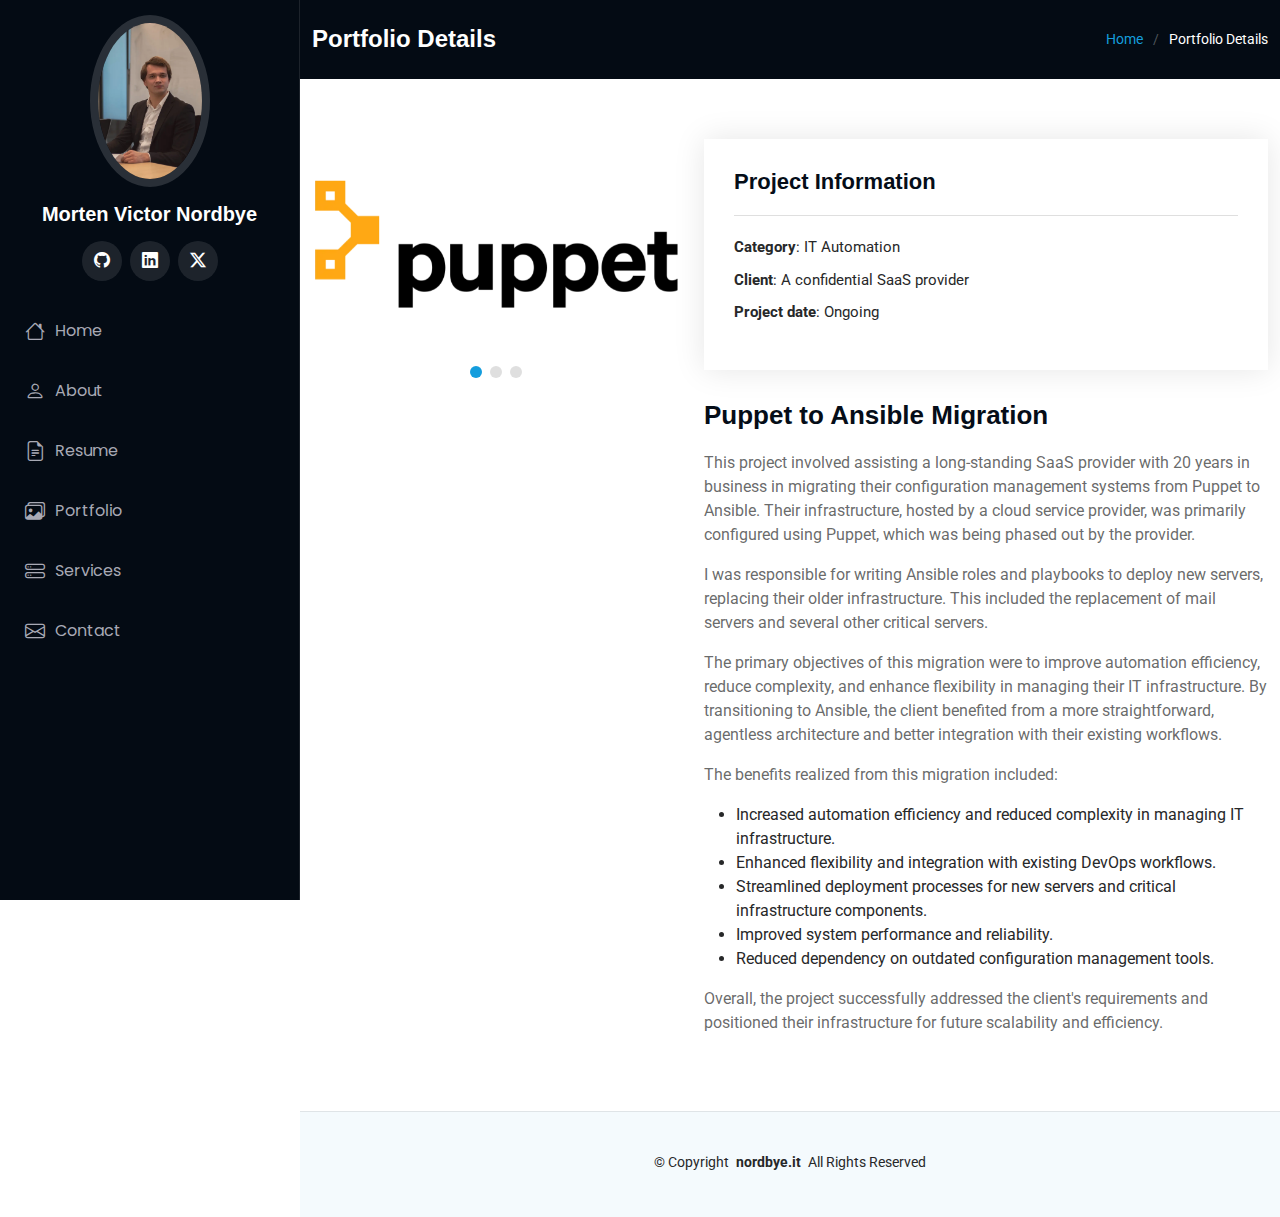
<file: src/frontend/portfolio/professional-project-2.html>
<!DOCTYPE html>
<html lang="en">
<head>
  <meta charset="utf-8">
  <meta name="viewport" content="width=device-width, initial-scale=1.0">
  <title>Puppet to Ansible Migration | Morten Victor Nordbye</title>
  <meta name="description" content="Explore the Puppet to Ansible Migration project by Morten Victor Nordbye. Learn about the migration process, challenges faced, and the solutions implemented.">
  <meta name="keywords" content="Puppet to Ansible Migration, IT Consultant, Morten Victor Nordbye, Automation, Configuration Management, DevOps, Oslo">
  <meta name="author" content="Morten Victor Nordbye">
  <meta name="robots" content="index, follow">
  <link rel="canonical" href="https://nordbye.it/portfolio/professional-project-2.html">

  <!-- Open Graph Meta Tags -->
  <meta property="og:title" content="Puppet to Ansible Migration | Morten Victor Nordbye">
  <meta property="og:description" content="Explore the Puppet to Ansible Migration project by Morten Victor Nordbye. Learn about the migration process, challenges faced, and the solutions implemented.">
  <meta property="og:image" content="https://nordbye.it/assets/img/portfolio/professional-project-2/front.png">
  <meta property="og:url" content="https://nordbye.it/portfolio/professional-project-2.html">
  <meta property="og:type" content="website">
  <meta property="og:site_name" content="Morten Victor Nordbye">

  <!-- Twitter Cards Meta Tags -->
  <meta name="twitter:card" content="summary_large_image">
  <meta name="twitter:title" content="Puppet to Ansible Migration | Morten Victor Nordbye">
  <meta name="twitter:description" content="Explore the Puppet to Ansible Migration project by Morten Victor Nordbye. Learn about the migration process, challenges faced, and the solutions implemented.">
  <meta name="twitter:image" content="https://nordbye.it/assets/img/portfolio/professional-project-2/front.png">
  <meta name="twitter:site" content="@morten_nordbye">
  <meta name="twitter:creator" content="@morten_nordbye">

  <!-- Structured Data -->
  <script type="application/ld+json">
  {
    "@context": "http://schema.org",
    "@type": "CreativeWork",
    "author": {
      "@type": "Person",
      "name": "Morten Victor Nordbye",
      "jobTitle": "IT Consultant",
      "address": {
        "@type": "PostalAddress",
        "addressLocality": "Oslo",
        "addressCountry": "Norway"
      },
      "sameAs": [
        "https://www.linkedin.com/in/morten-nordbye-325bb71bb",
        "https://twitter.com/morten_nordbye",
        "https://github.com/Morten03Nordbye"
      ]
    },
    "headline": "Puppet to Ansible Migration",
    "description": "Explore the Puppet to Ansible Migration project by Morten Victor Nordbye. Learn about the migration process, challenges faced, and the solutions implemented.",
    "image": "https://nordbye.it/assets/img/portfolio/professional-project-2/front.png",
    "url": "https://nordbye.it/portfolio/professional-project-2.html",
    "datePublished": "2024-07-05"
  }
  </script>

  <!-- Favicons -->
  <link rel="apple-touch-icon" sizes="180x180" href="../assets/img/favicon/apple-touch-icon.webp">
  <link rel="apple-touch-icon" sizes="180x180" href="../assets/img/favicon/apple-touch-icon.png">
  <link rel="icon" type="image/webp" sizes="32x32" href="../assets/img/favicon/favicon-32x32.webp">
  <link rel="icon" type="image/png" sizes="32x32" href="../assets/img/favicon/favicon-32x32.png">
  <link rel="icon" type="image/webp" sizes="16x16" href="../assets/img/favicon/favicon-16x16.webp">
  <link rel="icon" type="image/png" sizes="16x16" href="../assets/img/favicon/favicon-16x16.png">
  <link rel="manifest" href="../assets/img/favicon/site.webmanifest">
  <link rel="mask-icon" href="../assets/img/favicon/safari-pinned-tab.svg" color="#5bbad5">
  <link rel="shortcut icon" href="../assets/img/favicon/favicon.ico">
  <meta name="msapplication-TileColor" content="#da532c">
  <meta name="msapplication-config" content="../assets/img/favicon/browserconfig.xml">
  <meta name="theme-color" content="#ffffff">

  <!-- Fonts -->
  <link href="https://fonts.googleapis.com" rel="preconnect">
  <link href="https://fonts.gstatic.com" rel="preconnect" crossorigin>
  <link href="https://fonts.googleapis.com/css2?family=Roboto:ital,wght@0,100;0,300;0,400;0,500;0,700;0,900&family=Poppins:ital,wght@0,100;0,200;0,300;0,400;0,500;0,600;0,700;0,800;0,900&display=swap" rel="stylesheet">

  <!-- Vendor CSS Files -->
  <link href="../assets/vendor/bootstrap/css/bootstrap.min.css" rel="stylesheet" media="print" onload="this.media='all'">
  <noscript><link href="../assets/vendor/bootstrap/css/bootstrap.min.css" rel="stylesheet"></noscript>
  <link href="../assets/vendor/bootstrap-icons/bootstrap-icons.css" rel="stylesheet">
  <link href="../assets/vendor/aos/aos.css" rel="stylesheet">
  <link href="../assets/vendor/glightbox/css/glightbox.min.css" rel="stylesheet">
  <link href="../assets/vendor/swiper/swiper-bundle.min.css" rel="stylesheet">

  <!-- Main CSS File -->
  <link href="../assets/css/main.css" rel="stylesheet">

</head>



<body class="portfolio-details-page">

  <header id="header" class="header dark-background d-flex flex-column">
    <i class="header-toggle d-xl-none bi bi-list"></i>

    <div class="profile-img">
      <picture>
        <source srcset="../assets/img/my-profile-img.webp" type="image/webp">
        <img src="../assets/img/my-profile-img.png" alt="" class="img-fluid rounded-circle">
      </picture>
    </div>

    <a href="../index.html" class="logo d-flex align-items-center justify-content-center">
      <h1 class="sitename">Morten Victor Nordbye</h1>
    </a>

    <div class="social-links text-center">
      <a href="https://github.com/Morten03Nordbye" class="github"><i class="bi bi-github"></i></a>
      <a href="https://www.linkedin.com/in/morten-nordbye-325bb71bb" class="linkedin"><i class="bi bi-linkedin"></i></a>
      <a href="https://x.com/Morten_Nordbye" class="twitter-x"><i class="bi bi-twitter-x"></i></a>
    </div>

    <nav id="navmenu" class="navmenu">
      <ul>
        <li><a href="../index.html#hero"><i class="bi bi-house navicon"></i>Home</a></li>
        <li><a href="../index.html#about"><i class="bi bi-person navicon"></i> About</a></li>
        <li><a href="../index.html#resume"><i class="bi bi-file-earmark-text navicon"></i> Resume</a></li>
        <li><a href="../index.html#portfolio"><i class="bi bi-images navicon"></i> Portfolio</a></li>
        <li><a href="../index.html#services"><i class="bi bi-hdd-stack navicon"></i> Services</a></li>
        <li><a href="../index.html#contact"><i class="bi bi-envelope navicon"></i> Contact</a></li>
      </ul>
    </nav>
  </header>

  <main class="main">
    <!-- Page Title -->
    <div class="page-title dark-background">
      <div class="container d-lg-flex justify-content-between align-items-center">
        <h1 class="mb-2 mb-lg-0">Portfolio Details</h1>
        <nav class="breadcrumbs">
          <ol>
            <li><a href="../index.html">Home</a></li>
            <li class="current">Portfolio Details</li>
          </ol>
        </nav>
      </div>
    </div><!-- End Page Title -->

    <!-- Portfolio Details Section -->
    <section id="portfolio-details" class="portfolio-details section">
      <div class="container" data-aos="fade-up" data-aos-delay="100">
        <div class="row gy-4">
          <div class="col-lg-8">
            <div class="portfolio-details-slider swiper init-swiper">
              <script type="application/json" class="swiper-config">
                {
                  "loop": true,
                  "speed": 600,
                  "autoplay": {
                    "delay": 5000
                  },
                  "slidesPerView": "auto",
                  "pagination": {
                    "el": ".swiper-pagination",
                    "type": "bullets",
                    "clickable": true
                  }
                }
              </script>
              <div class="swiper-wrapper align-items-center">
                <div class="swiper-slide">
                  <picture>
                    <source srcset="../assets/img/portfolio/professional-project-2/back-1.webp" type="image/webp">
                    <img src="../assets/img/portfolio/professional-project-2/back-1.png" alt="">
                  </picture>
                </div>
                <div class="swiper-slide">
                  <picture>
                    <source srcset="../assets/img/portfolio/professional-project-2/back-2.webp" type="image/webp">
                    <img src="../assets/img/portfolio/professional-project-2/back-2.png" alt="">
                  </picture>
                </div>
                <div class="swiper-slide">
                  <picture>
                    <source srcset="../assets/img/portfolio/professional-project-2/back-3.webp" type="image/webp">
                    <img src="../assets/img/portfolio/professional-project-2/back-3.png" alt="">
                  </picture>
                </div>
              </div>
              <div class="swiper-pagination"></div>
            </div>
          </div>

          <div class="col-lg-4">
            <div class="portfolio-info" data-aos="fade-up" data-aos-delay="200">
              <h3>Project Information</h3>
              <ul>
                <li><strong>Category</strong>: IT Automation</li>
                <li><strong>Client</strong>: A confidential SaaS provider</li>
                <li><strong>Project date</strong>: Ongoing</li>
              </ul>
            </div>
            <div class="portfolio-description" data-aos="fade-up" data-aos-delay="300">
              <h2>Puppet to Ansible Migration</h2>
              <p>
                This project involved assisting a long-standing SaaS provider with 20 years in business in migrating their configuration management systems from Puppet to Ansible. Their infrastructure, hosted by a cloud service provider, was primarily configured using Puppet, which was being phased out by the provider.
              </p>
              <p>
                I was responsible for writing Ansible roles and playbooks to deploy new servers, replacing their older infrastructure. This included the replacement of mail servers and several other critical servers.
              </p>
              <p>
                The primary objectives of this migration were to improve automation efficiency, reduce complexity, and enhance flexibility in managing their IT infrastructure. By transitioning to Ansible, the client benefited from a more straightforward, agentless architecture and better integration with their existing workflows.
              </p>
              <p>
                The benefits realized from this migration included:
              </p>
              <ul>
                <li>Increased automation efficiency and reduced complexity in managing IT infrastructure.</li>
                <li>Enhanced flexibility and integration with existing DevOps workflows.</li>
                <li>Streamlined deployment processes for new servers and critical infrastructure components.</li>
                <li>Improved system performance and reliability.</li>
                <li>Reduced dependency on outdated configuration management tools.</li>
              </ul>
              <p>
                Overall, the project successfully addressed the client's requirements and positioned their infrastructure for future scalability and efficiency.
              </p>
            </div>
          </div>
          </div>
          </div>
      </section><!-- /Portfolio Details Section -->
    </main>
  <footer id="footer" class="footer position-relative light-background">
    <div class="container">
      <div class="copyright text-center">
        <p>© <span>Copyright</span> <strong class="px-1 sitename">nordbye.it</strong> <span>All Rights Reserved</span></p>
      </div>
      <div class="credits">
      </div>
    </div>
  </footer>

  <!-- Scroll Top -->
  <a href="#" id="scroll-top" class="scroll-top d-flex align-items-center justify-content-center"><i class="bi bi-arrow-up-short"></i></a>

  <!-- Preloader -->
  <div id="preloader"></div>

  <!-- Vendor JS Files -->
  <script src="../assets/vendor/bootstrap/js/bootstrap.bundle.min.js"></script>
  <script src="../assets/vendor/php-email-form/validate.js"></script>
  <script src="../assets/vendor/aos/aos.js"></script>
  <script src="../assets/vendor/typed.js/typed.umd.js"></script>
  <script src="../assets/vendor/purecounter/purecounter_vanilla.js"></script>
  <script src="../assets/vendor/waypoints/noframework.waypoints.js"></script>
  <script src="../assets/vendor/glightbox/js/glightbox.min.js"></script>
  <script src="../assets/vendor/imagesloaded/imagesloaded.pkgd.min.js"></script>
  <script src="../assets/vendor/isotope-layout/isotope.pkgd.min.js"></script>
  <script src="../assets/vendor/swiper/swiper-bundle.min.js"></script>

  <!-- Main JS File -->
  <script src="../assets/js/main.js"></script>
</body>

</html>
</file>
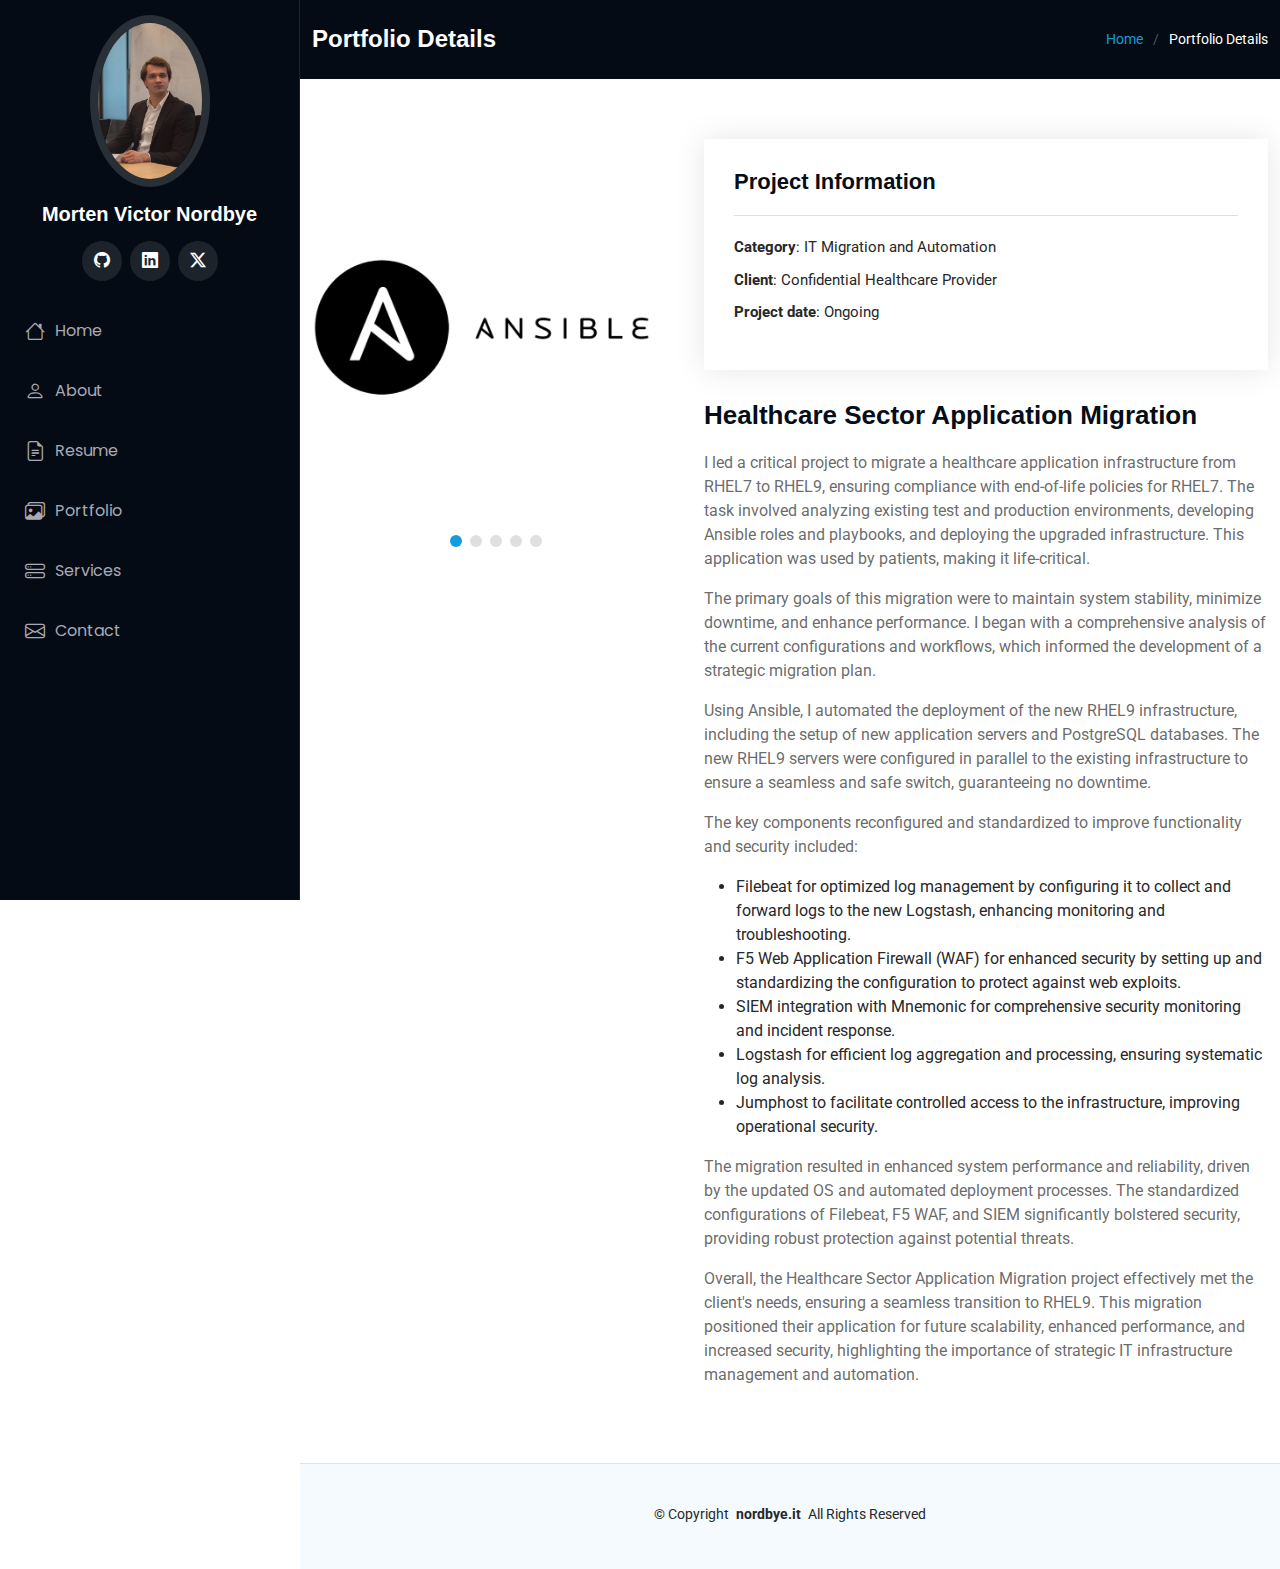
<file: src/frontend/portfolio/professional-project-3.html>
<!DOCTYPE html>
<html lang="en">
<head>
  <meta charset="utf-8">
  <meta name="viewport" content="width=device-width, initial-scale=1.0">
  <title>Healthcare Sector Application Migration | Morten Victor Nordbye</title>
  <meta name="description" content="Detailed case study of a Healthcare Sector Application Migration project by Morten Victor Nordbye. Learn about the challenges, solutions, and technologies used in this migration.">
  <meta name="keywords" content="Healthcare Sector Migration, Application Migration, IT Consultant, Morten Victor Nordbye, Oslo, Cloud Solutions, Technology">
  <meta name="author" content="Morten Victor Nordbye">
  <meta name="robots" content="index, follow">
  <link rel="canonical" href="https://nordbye.it/portfolio/professional-project-3.html">

  <!-- Open Graph Meta Tags -->
  <meta property="og:title" content="Healthcare Sector Application Migration | Morten Victor Nordbye">
  <meta property="og:description" content="Detailed case study of a Healthcare Sector Application Migration project by Morten Victor Nordbye. Learn about the challenges, solutions, and technologies used in this migration.">
  <meta property="og:image" content="https://nordbye.it/assets/img/portfolio/professional-project-3/front.png">
  <meta property="og:url" content="https://nordbye.it/portfolio/professional-project-3.html">
  <meta property="og:type" content="website">
  <meta property="og:site_name" content="Morten Victor Nordbye">

  <!-- Twitter Cards Meta Tags -->
  <meta name="twitter:card" content="summary_large_image">
  <meta name="twitter:title" content="Healthcare Sector Application Migration | Morten Victor Nordbye">
  <meta name="twitter:description" content="Detailed case study of a Healthcare Sector Application Migration project by Morten Victor Nordbye. Learn about the challenges, solutions, and technologies used in this migration.">
  <meta name="twitter:image" content="https://nordbye.it/assets/img/portfolio/professional-project-3/front.png">
  <meta name="twitter:site" content="@morten_nordbye">
  <meta name="twitter:creator" content="@morten_nordbye">

  <!-- Structured Data -->
  <script type="application/ld+json">
  {
    "@context": "http://schema.org",
    "@type": "CreativeWork",
    "author": {
      "@type": "Person",
      "name": "Morten Victor Nordbye",
      "jobTitle": "IT Consultant",
      "address": {
        "@type": "PostalAddress",
        "addressLocality": "Oslo",
        "addressCountry": "Norway"
      },
      "sameAs": [
        "https://www.linkedin.com/in/morten-nordbye-325bb71bb",
        "https://twitter.com/morten_nordbye",
        "https://github.com/Morten03Nordbye"
      ]
    },
    "headline": "Healthcare Sector Application Migration",
    "description": "Detailed case study of a Healthcare Sector Application Migration project by Morten Victor Nordbye. Learn about the challenges, solutions, and technologies used in this migration.",
    "image": "https://nordbye.it/assets/img/portfolio/professional-project-3/front.png",
    "url": "https://nordbye.it/portfolio/professional-project-3.html",
    "datePublished": "2024-07-05"
  }
  </script>

  <!-- Favicons -->
  <link rel="apple-touch-icon" sizes="180x180" href="../assets/img/favicon/apple-touch-icon.webp">
  <link rel="apple-touch-icon" sizes="180x180" href="../assets/img/favicon/apple-touch-icon.png">
  <link rel="icon" type="image/webp" sizes="32x32" href="../assets/img/favicon/favicon-32x32.webp">
  <link rel="icon" type="image/png" sizes="32x32" href="../assets/img/favicon/favicon-32x32.png">
  <link rel="icon" type="image/webp" sizes="16x16" href="../assets/img/favicon/favicon-16x16.webp">
  <link rel="icon" type="image/png" sizes="16x16" href="../assets/img/favicon/favicon-16x16.png">
  <link rel="manifest" href="../assets/img/favicon/site.webmanifest">
  <link rel="mask-icon" href="../assets/img/favicon/safari-pinned-tab.svg" color="#5bbad5">
  <link rel="shortcut icon" href="../assets/img/favicon/favicon.ico">
  <meta name="msapplication-TileColor" content="#da532c">
  <meta name="msapplication-config" content="../assets/img/favicon/browserconfig.xml">
  <meta name="theme-color" content="#ffffff">

  <!-- Fonts -->
  <link href="https://fonts.googleapis.com" rel="preconnect">
  <link href="https://fonts.gstatic.com" rel="preconnect" crossorigin>
  <link href="https://fonts.googleapis.com/css2?family=Roboto:ital,wght@0,100;0,300;0,400;0,500;0,700;0,900&family=Poppins:ital,wght@0,100;0,200;0,300;0,400;0,500;0,600;0,700;0,800;0,900&display=swap" rel="stylesheet">

  <!-- Vendor CSS Files -->
  <link href="../assets/vendor/bootstrap/css/bootstrap.min.css" rel="stylesheet" media="print" onload="this.media='all'">
  <noscript><link href="../assets/vendor/bootstrap/css/bootstrap.min.css" rel="stylesheet"></noscript>
  <link href="../assets/vendor/bootstrap-icons/bootstrap-icons.css" rel="stylesheet">
  <link href="../assets/vendor/aos/aos.css" rel="stylesheet">
  <link href="../assets/vendor/glightbox/css/glightbox.min.css" rel="stylesheet">
  <link href="../assets/vendor/swiper/swiper-bundle.min.css" rel="stylesheet">

  <!-- Main CSS File -->
  <link href="../assets/css/main.css" rel="stylesheet">

</head>


<body class="portfolio-details-page">

  <header id="header" class="header dark-background d-flex flex-column">
    <i class="header-toggle d-xl-none bi bi-list"></i>

    <div class="profile-img">
      <picture>
        <source srcset="../assets/img/my-profile-img.webp" type="image/webp">
        <img src="../assets/img/my-profile-img.png" alt="Morten Victor Nordbye's Profile Image" class="img-fluid rounded-circle">
      </picture>
    </div>

    <a href="../index.html" class="logo d-flex align-items-center justify-content-center">
      <h1 class="sitename">Morten Victor Nordbye</h1>
    </a>

    <div class="social-links text-center">
      <a href="https://github.com/Morten03Nordbye" class="github"><i class="bi bi-github"></i></a>
      <a href="https://www.linkedin.com/in/morten-nordbye-325bb71bb" class="linkedin"><i class="bi bi-linkedin"></i></a>
      <a href="https://x.com/Morten_Nordbye" class="twitter-x"><i class="bi bi-twitter-x"></i></a>
    </div>

    <nav id="navmenu" class="navmenu">
      <ul>
        <li><a href="../index.html#hero"><i class="bi bi-house navicon"></i>Home</a></li>
        <li><a href="../index.html#about"><i class="bi bi-person navicon"></i> About</a></li>
        <li><a href="../index.html#resume"><i class="bi bi-file-earmark-text navicon"></i> Resume</a></li>
        <li><a href="../index.html#portfolio"><i class="bi bi-images navicon"></i> Portfolio</a></li>
        <li><a href="../index.html#services"><i class="bi bi-hdd-stack navicon"></i> Services</a></li>
        <li><a href="../index.html#contact"><i class="bi bi-envelope navicon"></i> Contact</a></li>
      </ul>
    </nav>
  </header>

  <main class="main">
    <!-- Page Title -->
    <div class="page-title dark-background">
      <div class="container d-lg-flex justify-content-between align-items-center">
        <h1 class="mb-2 mb-lg-0">Portfolio Details</h1>
        <nav class="breadcrumbs">
          <ol>
            <li><a href="../index.html">Home</a></li>
            <li class="current">Portfolio Details</li>
          </ol>
        </nav>
      </div>
    </div><!-- End Page Title -->

    <!-- Portfolio Details Section -->
    <section id="portfolio-details" class="portfolio-details section">
      <div class="container" data-aos="fade-up" data-aos-delay="100">
        <div class="row gy-4">
          <div class="col-lg-8">
            <div class="portfolio-details-slider swiper init-swiper">
              <script type="application/json" class="swiper-config">
                {
                  "loop": true,
                  "speed": 600,
                  "autoplay": {
                    "delay": 5000
                  },
                  "slidesPerView": "auto",
                  "pagination": {
                    "el": ".swiper-pagination",
                    "type": "bullets",
                    "clickable": true
                  }
                }
              </script>
              <div class="swiper-wrapper align-items-center">
                <div class="swiper-slide">
                  <picture>
                    <source srcset="../assets/img/portfolio/professional-project-3/back-1.webp" type="image/webp">
                    <img src="../assets/img/portfolio/professional-project-3/back-1.png" alt="Initial setup for healthcare application migration">
                  </picture>
                </div>
                <div class="swiper-slide">
                  <picture>
                    <source srcset="../assets/img/portfolio/professional-project-3/back-2.webp" type="image/webp">
                    <img src="../assets/img/portfolio/professional-project-3/back-2.png" alt="Configuration of new RHEL9 servers">
                  </picture>
                </div>
                <div class="swiper-slide">
                  <picture>
                    <source srcset="../assets/img/portfolio/professional-project-3/back-3.webp" type="image/webp">
                    <img src="../assets/img/portfolio/professional-project-3/back-3.png" alt="Deployment of healthcare application on new servers">
                  </picture>
                </div>
                <div class="swiper-slide">
                  <picture>
                    <source srcset="../assets/img/portfolio/professional-project-3/back-4.webp" type="image/webp">
                    <img src="../assets/img/portfolio/professional-project-3/back-4.png" alt="Monitoring and logging setup for healthcare application">
                  </picture>
                </div>
                <div class="swiper-slide">
                  <picture>
                    <source srcset="../assets/img/portfolio/professional-project-3/back-5.webp" type="image/webp">
                    <img src="../assets/img/portfolio/professional-project-3/back-5.png" alt="Final testing and validation of migration">
                  </picture>
                </div>
              </div>
              <div class="swiper-pagination"></div>
            </div>
          </div>

          <div class="col-lg-4">
            <div class="portfolio-info" data-aos="fade-up" data-aos-delay="200">
              <h3>Project Information</h3>
              <ul>
                <li><strong>Category</strong>: IT Migration and Automation</li>
                <li><strong>Client</strong>: Confidential Healthcare Provider</li>
                <li><strong>Project date</strong>: Ongoing</li>
              </ul>
            </div>
            <div class="portfolio-description" data-aos="fade-up" data-aos-delay="300">
              <h2>Healthcare Sector Application Migration</h2>
              <p>
                I led a critical project to migrate a healthcare application infrastructure from RHEL7 to RHEL9, ensuring compliance with end-of-life policies for RHEL7. The task involved analyzing existing test and production environments, developing Ansible roles and playbooks, and deploying the upgraded infrastructure. This application was used by patients, making it life-critical.
              </p>
              <p>
                The primary goals of this migration were to maintain system stability, minimize downtime, and enhance performance. I began with a comprehensive analysis of the current configurations and workflows, which informed the development of a strategic migration plan.
              </p>
              <p>
                Using Ansible, I automated the deployment of the new RHEL9 infrastructure, including the setup of new application servers and PostgreSQL databases. The new RHEL9 servers were configured in parallel to the existing infrastructure to ensure a seamless and safe switch, guaranteeing no downtime.
              </p>
              <p>
                The key components reconfigured and standardized to improve functionality and security included:
              </p>
              <ul>
                <li>Filebeat for optimized log management by configuring it to collect and forward logs to the new Logstash, enhancing monitoring and troubleshooting.</li>
                <li>F5 Web Application Firewall (WAF) for enhanced security by setting up and standardizing the configuration to protect against web exploits.</li>
                <li>SIEM integration with Mnemonic for comprehensive security monitoring and incident response.</li>
                <li>Logstash for efficient log aggregation and processing, ensuring systematic log analysis.</li>
                <li>Jumphost to facilitate controlled access to the infrastructure, improving operational security.</li>
              </ul>
              <p>
                The migration resulted in enhanced system performance and reliability, driven by the updated OS and automated deployment processes. The standardized configurations of Filebeat, F5 WAF, and SIEM significantly bolstered security, providing robust protection against potential threats.
              </p>
              <p>
                Overall, the Healthcare Sector Application Migration project effectively met the client's needs, ensuring a seamless transition to RHEL9. This migration positioned their application for future scalability, enhanced performance, and increased security, highlighting the importance of strategic IT infrastructure management and automation.
              </p>
            </div>
          </div>
          </div>
          </div>
      </section><!-- /Portfolio Details Section -->
    </main>
  <footer id="footer" class="footer position-relative light-background">
    <div class="container">
      <div class="copyright text-center">
        <p>© <span>Copyright</span> <strong class="px-1 sitename">nordbye.it</strong> <span>All Rights Reserved</span></p>
      </div>
      <div class="credits">
      </div>
    </div>
  </footer>

  <!-- Scroll Top -->
  <a href="#" id="scroll-top" class="scroll-top d-flex align-items-center justify-content-center"><i class="bi bi-arrow-up-short"></i></a>

  <!-- Preloader -->
  <div id="preloader"></div>

  <!-- Vendor JS Files -->
  <script src="../assets/vendor/bootstrap/js/bootstrap.bundle.min.js"></script>
  <script src="../assets/vendor/php-email-form/validate.js"></script>
  <script src="../assets/vendor/aos/aos.js"></script>
  <script src="../assets/vendor/typed.js/typed.umd.js"></script>
  <script src="../assets/vendor/purecounter/purecounter_vanilla.js"></script>
  <script src="../assets/vendor/waypoints/noframework.waypoints.js"></script>
  <script src="../assets/vendor/glightbox/js/glightbox.min.js"></script>
  <script src="../assets/vendor/imagesloaded/imagesloaded.pkgd.min.js"></script>
  <script src="../assets/vendor/isotope-layout/isotope.pkgd.min.js"></script>
  <script src="../assets/vendor/swiper/swiper-bundle.min.js"></script>

  <!-- Main JS File -->
  <script src="../assets/js/main.js"></script>
</body>

</html>
</file>
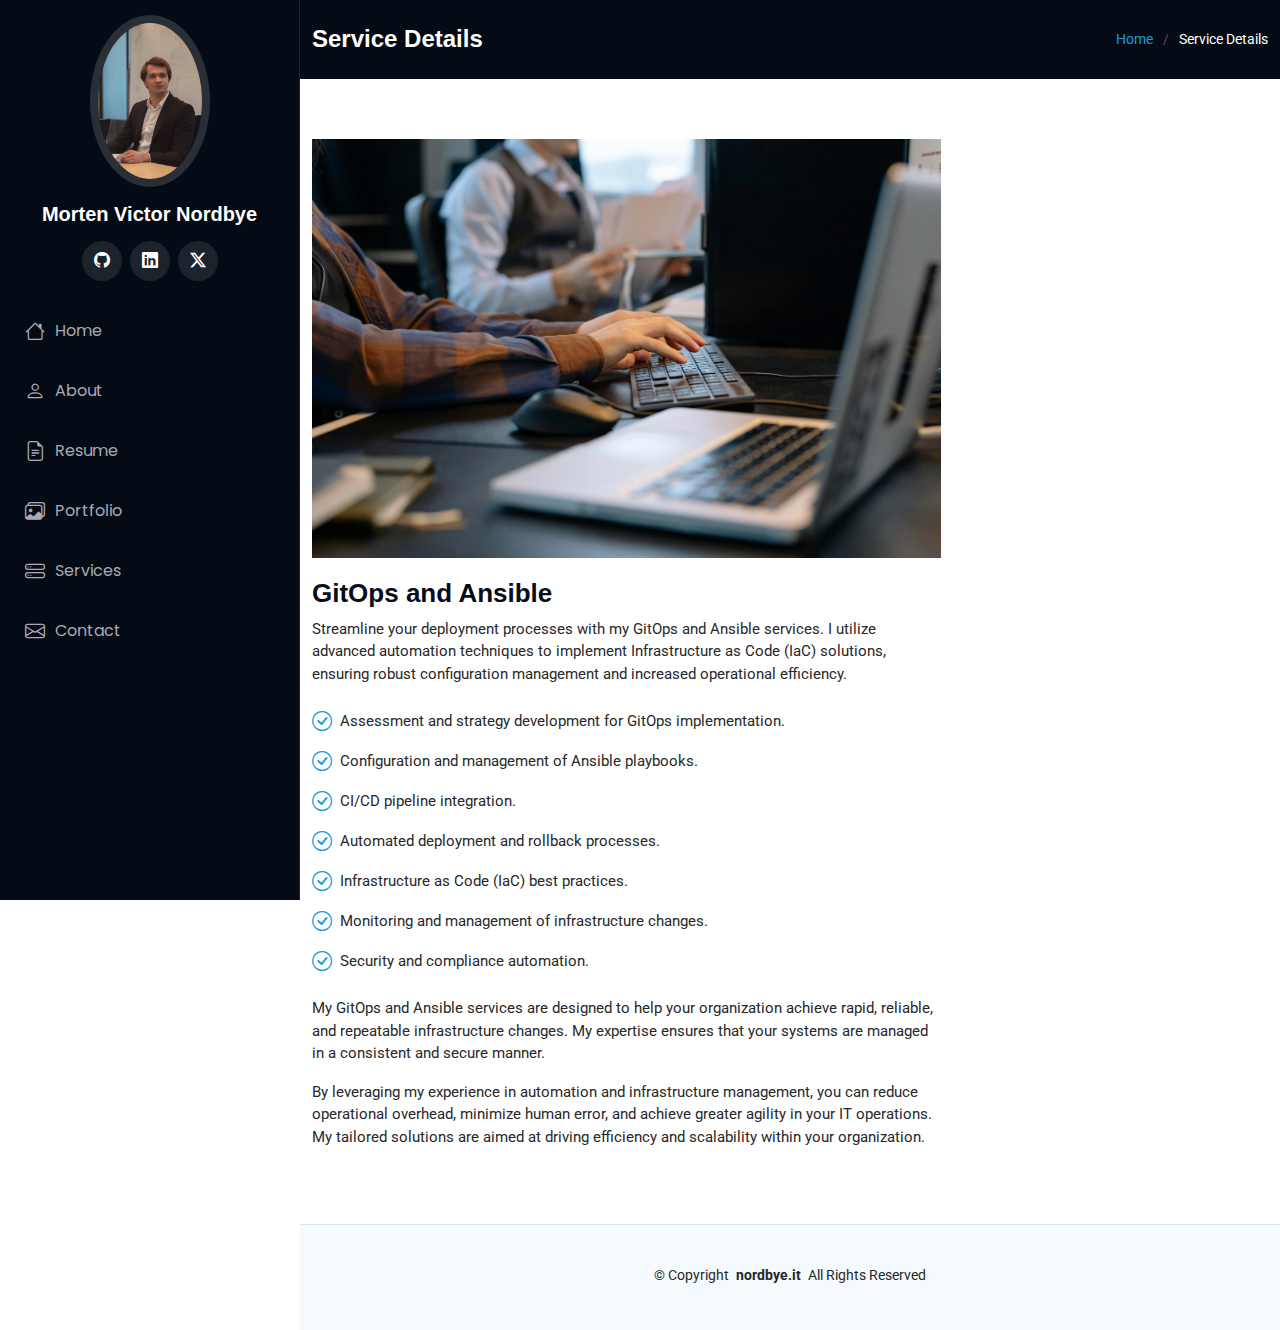
<file: src/frontend/services/gitops-ansible.html>
<!DOCTYPE html>
<html lang="en">
<head>
  <meta charset="utf-8">
  <meta name="viewport" content="width=device-width, initial-scale=1.0">
  <title>GitOps and Ansible Services | Morten Victor Nordbye</title>
  <meta name="description" content="Streamline your deployment processes with GitOps and Ansible services by Morten Victor Nordbye. Learn about advanced automation techniques and Infrastructure as Code (IaC) solutions.">
  <meta name="keywords" content="GitOps, Ansible, IT Consultant, Morten Victor Nordbye, Automation, Infrastructure as Code, IaC, DevOps, Oslo">
  <meta name="author" content="Morten Victor Nordbye">
  <meta name="robots" content="index, follow">
  <link rel="canonical" href="https://nordbye.it/services/gitops-ansible.html">

  <!-- Open Graph Meta Tags -->
  <meta property="og:title" content="GitOps and Ansible Services | Morten Victor Nordbye">
  <meta property="og:description" content="Streamline your deployment processes with GitOps and Ansible services by Morten Victor Nordbye. Learn about advanced automation techniques and Infrastructure as Code (IaC) solutions.">
  <meta property="og:image" content="https://nordbye.it/assets/img/services/gitops-ansible.png">
  <meta property="og:url" content="https://nordbye.it/services/gitops-ansible.html">
  <meta property="og:type" content="website">
  <meta property="og:site_name" content="Morten Victor Nordbye">

  <!-- Twitter Cards Meta Tags -->
  <meta name="twitter:card" content="summary_large_image">
  <meta name="twitter:title" content="GitOps and Ansible Services | Morten Victor Nordbye">
  <meta name="twitter:description" content="Streamline your deployment processes with GitOps and Ansible services by Morten Victor Nordbye. Learn about advanced automation techniques and Infrastructure as Code (IaC) solutions.">
  <meta name="twitter:image" content="https://nordbye.it/assets/img/services/gitops-ansible.png">
  <meta name="twitter:site" content="@morten_nordbye">
  <meta name="twitter:creator" content="@morten_nordbye">

  <!-- Structured Data -->
  <script type="application/ld+json">
  {
    "@context": "http://schema.org",
    "@type": "Service",
    "provider": {
      "@type": "Person",
      "name": "Morten Victor Nordbye",
      "jobTitle": "IT Consultant",
      "address": {
        "@type": "PostalAddress",
        "addressLocality": "Oslo",
        "addressCountry": "Norway"
      },
      "sameAs": [
        "https://www.linkedin.com/in/morten-nordbye-325bb71bb",
        "https://twitter.com/morten_nordbye",
        "https://github.com/mortennordbye"
      ]
    },
    "serviceType": "GitOps and Ansible Services",
    "description": "Streamline your deployment processes with GitOps and Ansible services by Morten Victor Nordbye. Learn about advanced automation techniques and Infrastructure as Code (IaC) solutions.",
    "image": "https://nordbye.it/assets/img/services/gitops-ansible.png",
    "url": "https://nordbye.it/services/gitops-ansible.html",
    "areaServed": "Worldwide"
  }
  </script>

  <!-- Favicons -->
  <link rel="apple-touch-icon" sizes="180x180" href="../assets/img/favicon/apple-touch-icon.webp">
  <link rel="apple-touch-icon" sizes="180x180" href="../assets/img/favicon/apple-touch-icon.png">
  <link rel="icon" type="image/webp" sizes="32x32" href="../assets/img/favicon/favicon-32x32.webp">
  <link rel="icon" type="image/png" sizes="32x32" href="../assets/img/favicon/favicon-32x32.png">
  <link rel="icon" type="image/webp" sizes="16x16" href="../assets/img/favicon/favicon-16x16.webp">
  <link rel="icon" type="image/png" sizes="16x16" href="../assets/img/favicon/favicon-16x16.png">
  <link rel="manifest" href="../assets/img/favicon/site.webmanifest">
  <link rel="mask-icon" href="../assets/img/favicon/safari-pinned-tab.svg" color="#5bbad5">
  <link rel="shortcut icon" href="../assets/img/favicon/favicon.ico">
  <meta name="msapplication-TileColor" content="#da532c">
  <meta name="msapplication-config" content="../assets/img/favicon/browserconfig.xml">
  <meta name="theme-color" content="#ffffff">

  <!-- Verification -->
  <meta name="google-site-verification" content="pW0Dln3ShXs7R0R610g7fo0jeDAkiSQfmzgLI_KJolE">

  <!-- Fonts -->
  <link href="https://fonts.googleapis.com" rel="preconnect">
  <link href="https://fonts.gstatic.com" rel="preconnect" crossorigin>
  <link href="https://fonts.googleapis.com/css2?family=Roboto:ital,wght@0,100;0,300;0,400;0,500;0,700;0,900&family=Poppins:ital,wght@0,100;0,200;0,300;0,400;0,500;0,600;0,700;0,800;0,900&display=swap" rel="stylesheet">

  <!-- Vendor CSS Files -->
  <link href="../assets/vendor/bootstrap/css/bootstrap.min.css" rel="stylesheet" media="print" onload="this.media='all'">
  <noscript><link href="../assets/vendor/bootstrap/css/bootstrap.min.css" rel="stylesheet"></noscript>
  <link href="../assets/vendor/bootstrap-icons/bootstrap-icons.css" rel="stylesheet">
  <link href="../assets/vendor/aos/aos.css" rel="stylesheet">
  <link href="../assets/vendor/glightbox/css/glightbox.min.css" rel="stylesheet">
  <link href="../assets/vendor/swiper/swiper-bundle.min.css" rel="stylesheet">

  <!-- Main CSS File -->
  <link href="../assets/css/main.css" rel="stylesheet">

</head>

<body class="service-details-page">

  <header id="header" class="header dark-background d-flex flex-column">
    <i class="header-toggle d-xl-none bi bi-list"></i>

    <div class="profile-img">
      <picture>
        <source srcset="../assets/img/my-profile-img.webp" type="image/webp">
        <img src="../assets/img/my-profile-img.png" alt="" class="img-fluid rounded-circle">
      </picture>
    </div>

    <a href="../index.html" class="logo d-flex align-items-center justify-content-center">
      <h1 class="sitename">Morten Victor Nordbye</h1>
    </a>

    <div class="social-links text-center">
      <a href="https://github.com/mortennordbye" class="github"><i class="bi bi-github"></i></a>
      <a href="https://www.linkedin.com/in/morten-nordbye-325bb71bb" class="linkedin"><i class="bi bi-linkedin"></i></a>
      <a href="https://x.com/Morten_Nordbye" class="twitter-x"><i class="bi bi-twitter-x"></i></a>
    </div>

    <nav id="navmenu" class="navmenu">
      <ul>
        <li><a href="../index.html#hero"><i class="bi bi-house navicon"></i>Home</a></li>
        <li><a href="../index.html#about"><i class="bi bi-person navicon"></i> About</a></li>
        <li><a href="../index.html#resume"><i class="bi bi-file-earmark-text navicon"></i> Resume</a></li>
        <li><a href="../index.html#portfolio"><i class="bi bi-images navicon"></i> Portfolio</a></li>
        <li><a href="../index.html#services"><i class="bi bi-hdd-stack navicon"></i> Services</a></li>
        <li><a href="../index.html#contact"><i class="bi bi-envelope navicon"></i> Contact</a></li>
      </ul>
    </nav>

  </header>

  <main class="main">

    <!-- Page Title -->
    <div class="page-title dark-background">
      <div class="container d-lg-flex justify-content-between align-items-center">
        <h1 class="mb-2 mb-lg-0">Service Details</h1>
        <nav class="breadcrumbs">
          <ol>
            <li><a href="../index.html">Home</a></li>
            <li class="current">Service Details</li>
          </ol>
        </nav>
      </div>
    </div><!-- End Page Title -->

    <!-- Service Details Section -->
    <section id="service-details" class="service-details section">

      <div class="container">

          <div class="row gy-4">
              <div class="col-lg-8" data-aos="fade-up" data-aos-delay="200">
                  <picture>
                    <source srcset="../assets/img/services/gitops-ansible.webp" type="image/webp">
                    <img src="../assets/img/services/gitops-ansible.png" alt="GitOps and Ansible" class="img-fluid services-img">
                  </picture>
                  <h3>GitOps and Ansible</h3>
                  <p>Streamline your deployment processes with my GitOps and Ansible services. I utilize advanced automation techniques to implement Infrastructure as Code (IaC) solutions, ensuring robust configuration management and increased operational efficiency.</p>
                  <ul>
                      <li><i class="bi bi-check-circle"></i> <span>Assessment and strategy development for GitOps implementation.</span></li>
                      <li><i class="bi bi-check-circle"></i> <span>Configuration and management of Ansible playbooks.</span></li>
                      <li><i class="bi bi-check-circle"></i> <span>CI/CD pipeline integration.</span></li>
                      <li><i class="bi bi-check-circle"></i> <span>Automated deployment and rollback processes.</span></li>
                      <li><i class="bi bi-check-circle"></i> <span>Infrastructure as Code (IaC) best practices.</span></li>
                      <li><i class="bi bi-check-circle"></i> <span>Monitoring and management of infrastructure changes.</span></li>
                      <li><i class="bi bi-check-circle"></i> <span>Security and compliance automation.</span></li>
                  </ul>
                  <p>My GitOps and Ansible services are designed to help your organization achieve rapid, reliable, and repeatable infrastructure changes. My expertise ensures that your systems are managed in a consistent and secure manner.</p>
                  <p>By leveraging my experience in automation and infrastructure management, you can reduce operational overhead, minimize human error, and achieve greater agility in your IT operations. My tailored solutions are aimed at driving efficiency and scalability within your organization.</p>
              </div>
          </div>

      </div>

  </section><!-- /Service Details Section -->

  </main>

  <footer id="footer" class="footer position-relative light-background">

    <div class="container">
      <div class="copyright text-center">
        <p>© <span>Copyright</span> <strong class="px-1 sitename">nordbye.it</strong> <span>All Rights Reserved</span></p>
      </div>
      <div class="credits">
      </div>
    </div>

  </footer>

  <!-- Scroll Top -->
  <a href="#" id="scroll-top" class="scroll-top d-flex align-items-center justify-content-center"><i class="bi bi-arrow-up-short"></i></a>

  <!-- Preloader -->
  <div id="preloader"></div>

  <!-- Vendor JS Files -->
  <script src="../assets/vendor/bootstrap/js/bootstrap.bundle.min.js"></script>
  <script src="../assets/vendor/php-email-form/validate.js"></script>
  <script src="../assets/vendor/aos/aos.js"></script>
  <script src="../assets/vendor/typed.js/typed.umd.js"></script>
  <script src="../assets/vendor/purecounter/purecounter_vanilla.js"></script>
  <script src="../assets/vendor/waypoints/noframework.waypoints.js"></script>
  <script src="../assets/vendor/glightbox/js/glightbox.min.js"></script>
  <script src="../assets/vendor/imagesloaded/imagesloaded.pkgd.min.js"></script>
  <script src="../assets/vendor/isotope-layout/isotope.pkgd.min.js"></script>
  <script src="../assets/vendor/swiper/swiper-bundle.min.js"></script>

  <!-- Main JS File -->
  <script src="../assets/js/main.js"></script>

</body>

</html>
</file>
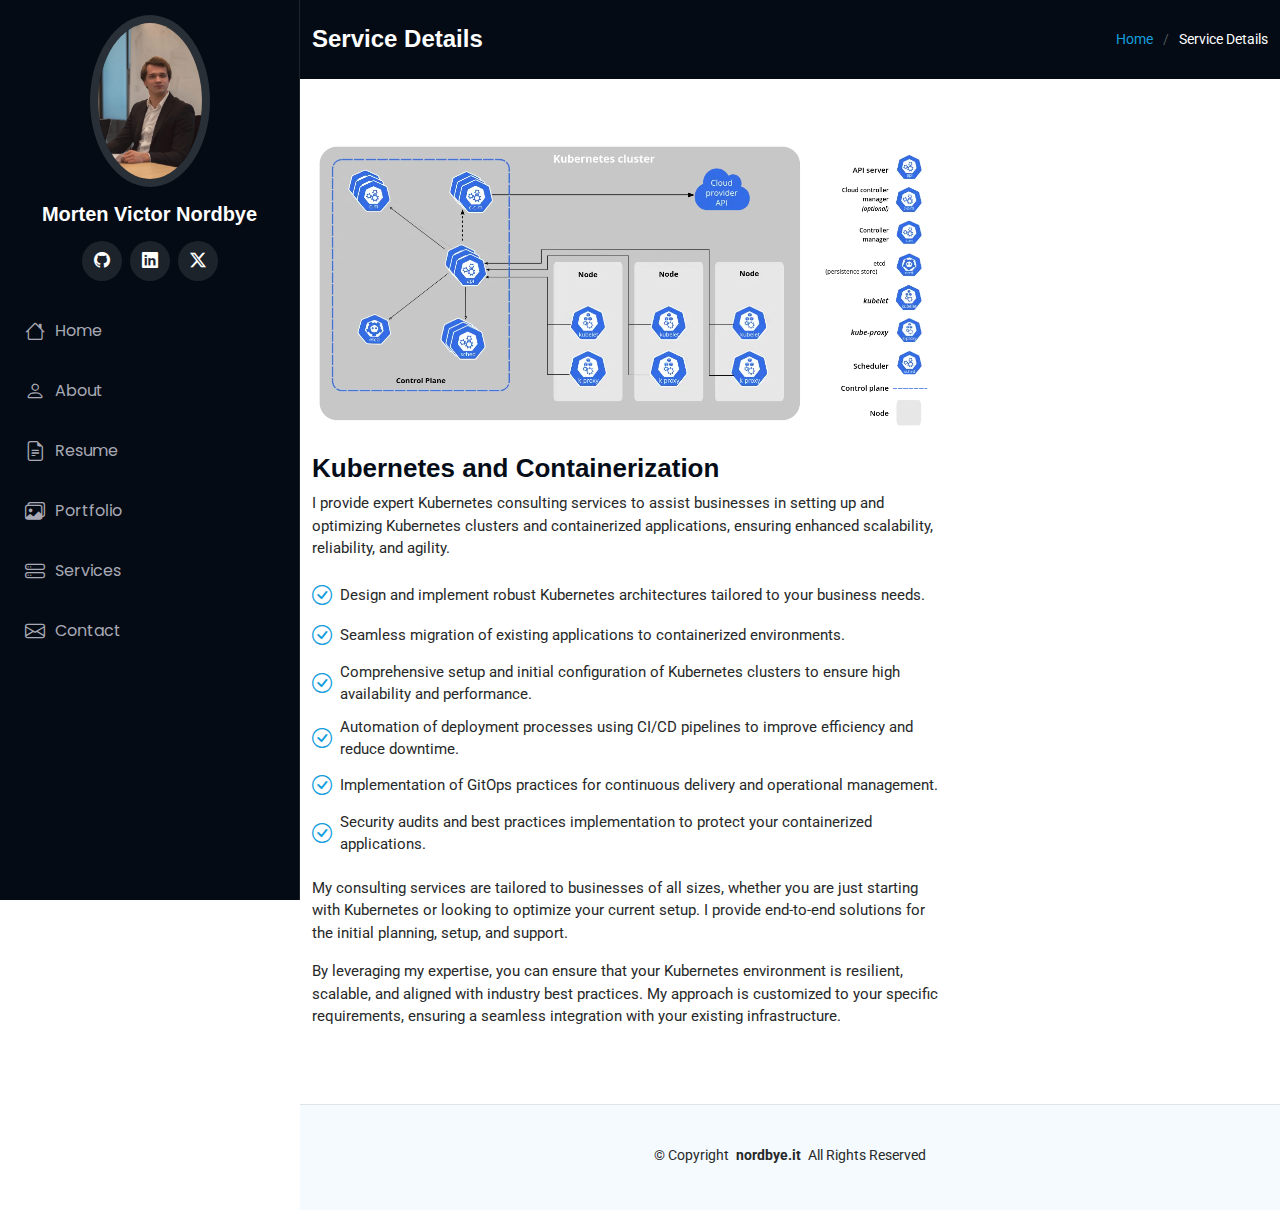
<file: src/frontend/services/kubernetes-containerization.html>
<!DOCTYPE html>
<html lang="en">
<head>
  <meta charset="utf-8">
  <meta name="viewport" content="width=device-width, initial-scale=1.0">
  <title>Kubernetes and Containerization Services | Morten Victor Nordbye</title>
  <meta name="description" content="Unlock the full potential of your applications with Kubernetes and containerization services by Morten Victor Nordbye. Learn about setting up and optimizing Kubernetes clusters and containerized applications.">
  <meta name="keywords" content="Kubernetes, Containerization, IT Consultant, Morten Victor Nordbye, DevOps, Cloud Solutions, Oslo">
  <meta name="author" content="Morten Victor Nordbye">
  <meta name="robots" content="index, follow">
  <link rel="canonical" href="https://nordbye.it/services/kubernetes-containerization.html">

  <!-- Open Graph Meta Tags -->
  <meta property="og:title" content="Kubernetes and Containerization Services | Morten Victor Nordbye">
  <meta property="og:description" content="Unlock the full potential of your applications with Kubernetes and containerization services by Morten Victor Nordbye. Learn about setting up and optimizing Kubernetes clusters and containerized applications.">
  <meta property="og:image" content="https://nordbye.it/assets/img/services/kubernetes-containerization.png">
  <meta property="og:url" content="https://nordbye.it/services/kubernetes-containerization.html">
  <meta property="og:type" content="website">
  <meta property="og:site_name" content="Morten Victor Nordbye">

  <!-- Twitter Cards Meta Tags -->
  <meta name="twitter:card" content="summary_large_image">
  <meta name="twitter:title" content="Kubernetes and Containerization Services | Morten Victor Nordbye">
  <meta name="twitter:description" content="Unlock the full potential of your applications with Kubernetes and containerization services by Morten Victor Nordbye. Learn about setting up and optimizing Kubernetes clusters and containerized applications.">
  <meta name="twitter:image" content="https://nordbye.it/assets/img/services/kubernetes-containerization.png">
  <meta name="twitter:site" content="@morten_nordbye">
  <meta name="twitter:creator" content="@morten_nordbye">

  <!-- Structured Data -->
  <script type="application/ld+json">
  {
    "@context": "http://schema.org",
    "@type": "Service",
    "provider": {
      "@type": "Person",
      "name": "Morten Victor Nordbye",
      "jobTitle": "IT Consultant",
      "address": {
        "@type": "PostalAddress",
        "addressLocality": "Oslo",
        "addressCountry": "Norway"
      },
      "sameAs": [
        "https://www.linkedin.com/in/morten-nordbye-325bb71bb",
        "https://twitter.com/morten_nordbye",
        "https://github.com/Morten03Nordbye"
      ]
    },
    "serviceType": "Kubernetes and Containerization Services",
    "description": "Unlock the full potential of your applications with Kubernetes and containerization services by Morten Victor Nordbye. Learn about setting up and optimizing Kubernetes clusters and containerized applications.",
    "image": "https://nordbye.it/assets/img/services/kubernetes-containerization.png",
    "url": "https://nordbye.it/services/kubernetes-containerization.html",
    "areaServed": "Worldwide"
  }
  </script>

  <!-- Favicons -->
  <link rel="apple-touch-icon" sizes="180x180" href="../assets/img/favicon/apple-touch-icon.webp">
  <link rel="apple-touch-icon" sizes="180x180" href="../assets/img/favicon/apple-touch-icon.png">
  <link rel="icon" type="image/webp" sizes="32x32" href="../assets/img/favicon/favicon-32x32.webp">
  <link rel="icon" type="image/png" sizes="32x32" href="../assets/img/favicon/favicon-32x32.png">
  <link rel="icon" type="image/webp" sizes="16x16" href="../assets/img/favicon/favicon-16x16.webp">
  <link rel="icon" type="image/png" sizes="16x16" href="../assets/img/favicon/favicon-16x16.png">
  <link rel="manifest" href="../assets/img/favicon/site.webmanifest">
  <link rel="mask-icon" href="../assets/img/favicon/safari-pinned-tab.svg" color="#5bbad5">
  <link rel="shortcut icon" href="../assets/img/favicon/favicon.ico">
  <meta name="msapplication-TileColor" content="#da532c">
  <meta name="msapplication-config" content="../assets/img/favicon/browserconfig.xml">
  <meta name="theme-color" content="#ffffff">

  <!-- Verification -->
  <meta name="google-site-verification" content="pW0Dln3ShXs7R0R610g7fo0jeDAkiSQfmzgLI_KJolE">

  <!-- Fonts -->
  <link href="https://fonts.googleapis.com" rel="preconnect">
  <link href="https://fonts.gstatic.com" rel="preconnect" crossorigin>
  <link href="https://fonts.googleapis.com/css2?family=Roboto:ital,wght@0,100;0,300;0,400;0,500;0,700;0,900&family=Poppins:ital,wght@0,100;0,200;0,300;0,400;0,500;0,600;0,700;0,800;0,900&display=swap" rel="stylesheet">

  <!-- Vendor CSS Files -->
  <link href="../assets/vendor/bootstrap/css/bootstrap.min.css" rel="stylesheet" media="print" onload="this.media='all'">
  <noscript><link href="../assets/vendor/bootstrap/css/bootstrap.min.css" rel="stylesheet"></noscript>
  <link href="../assets/vendor/bootstrap-icons/bootstrap-icons.css" rel="stylesheet">
  <link href="../assets/vendor/aos/aos.css" rel="stylesheet">
  <link href="../assets/vendor/glightbox/css/glightbox.min.css" rel="stylesheet">
  <link href="../assets/vendor/swiper/swiper-bundle.min.css" rel="stylesheet">

  <!-- Main CSS File -->
  <link href="../assets/css/main.css" rel="stylesheet">

</head>

<body class="service-details-page">

  <header id="header" class="header dark-background d-flex flex-column">
    <i class="header-toggle d-xl-none bi bi-list"></i>

    <div class="profile-img">
      <picture>
        <source srcset="../assets/img/my-profile-img.webp" type="image/webp">
        <img src="../assets/img/my-profile-img.png" alt="" class="img-fluid rounded-circle">
      </picture>
    </div>

    <a href="../index.html" class="logo d-flex align-items-center justify-content-center">
      <h1 class="sitename">Morten Victor Nordbye</h1>
    </a>

    <div class="social-links text-center">
      <a href="https://github.com/Morten03Nordbye" class="github"><i class="bi bi-github"></i></a>
      <a href="https://www.linkedin.com/in/morten-nordbye-325bb71bb" class="linkedin"><i class="bi bi-linkedin"></i></a>
      <a href="https://x.com/Morten_Nordbye" class="twitter-x"><i class="bi bi-twitter-x"></i></a>
    </div>

    <nav id="navmenu" class="navmenu">
      <ul>
        <li><a href="../index.html#hero"><i class="bi bi-house navicon"></i>Home</a></li>
        <li><a href="../index.html#about"><i class="bi bi-person navicon"></i> About</a></li>
        <li><a href="../index.html#resume"><i class="bi bi-file-earmark-text navicon"></i> Resume</a></li>
        <li><a href="../index.html#portfolio"><i class="bi bi-images navicon"></i> Portfolio</a></li>
        <li><a href="../index.html#services"><i class="bi bi-hdd-stack navicon"></i> Services</a></li>
        <li><a href="../index.html#contact"><i class="bi bi-envelope navicon"></i> Contact</a></li>
      </ul>
    </nav>

  </header>

  <main class="main">

    <!-- Page Title -->
    <div class="page-title dark-background">
      <div class="container d-lg-flex justify-content-between align-items-center">
        <h1 class="mb-2 mb-lg-0">Service Details</h1>
        <nav class="breadcrumbs">
          <ol>
            <li><a href="../index.html">Home</a></li>
            <li class="current">Service Details</li>
          </ol>
        </nav>
      </div>
    </div><!-- End Page Title -->

    <!-- Service Details Section -->
    <section id="service-details" class="service-details section">

      <div class="container">

        <div class="row gy-4">
          <div class="col-lg-8" data-aos="fade-up" data-aos-delay="200">
            <picture>
              <source srcset="../assets/img/services/kubernetes-containerization.webp" type="image/webp">
              <img src="../assets/img/services/kubernetes-containerization.png" alt="Kubernetes and Containerization" class="img-fluid services-img">
            </picture>
            <h3>Kubernetes and Containerization</h3>
            <p>I provide expert Kubernetes consulting services to assist businesses in setting up and optimizing Kubernetes clusters and containerized applications, ensuring enhanced scalability, reliability, and agility.</p>
            <ul>
              <li><i class="bi bi-check-circle"></i> <span>Design and implement robust Kubernetes architectures tailored to your business needs.</span></li>
              <li><i class="bi bi-check-circle"></i> <span>Seamless migration of existing applications to containerized environments.</span></li>
              <li><i class="bi bi-check-circle"></i> <span>Comprehensive setup and initial configuration of Kubernetes clusters to ensure high availability and performance.</span></li>
              <li><i class="bi bi-check-circle"></i> <span>Automation of deployment processes using CI/CD pipelines to improve efficiency and reduce downtime.</span></li>
              <li><i class="bi bi-check-circle"></i> <span>Implementation of GitOps practices for continuous delivery and operational management.</span></li>
              <li><i class="bi bi-check-circle"></i> <span>Security audits and best practices implementation to protect your containerized applications.</span></li>
            </ul>
            <p>
              My consulting services are tailored to businesses of all sizes, whether you are just starting with Kubernetes or looking to optimize your current setup. I provide end-to-end solutions for the initial planning, setup, and support.
            </p>
            <p>
              By leveraging my expertise, you can ensure that your Kubernetes environment is resilient, scalable, and aligned with industry best practices. My approach is customized to your specific requirements, ensuring a seamless integration with your existing infrastructure.
            </p>
          </div>

        </div>

      </div>

    </section><!-- /Service Details Section -->

  </main>

  <footer id="footer" class="footer position-relative light-background">

    <div class="container">
      <div class="copyright text-center">
        <p>© <span>Copyright</span> <strong class="px-1 sitename">nordbye.it</strong> <span>All Rights Reserved</span></p>
      </div>
      <div class="credits">
      </div>
    </div>

  </footer>

  <!-- Scroll Top -->
  <a href="#" id="scroll-top" class="scroll-top d-flex align-items-center justify-content-center"><i class="bi bi-arrow-up-short"></i></a>

  <!-- Preloader -->
  <div id="preloader"></div>

  <!-- Vendor JS Files -->
  <script src="../assets/vendor/bootstrap/js/bootstrap.bundle.min.js"></script>
  <script src="../assets/vendor/php-email-form/validate.js"></script>
  <script src="../assets/vendor/aos/aos.js"></script>
  <script src="../assets/vendor/typed.js/typed.umd.js"></script>
  <script src="../assets/vendor/purecounter/purecounter_vanilla.js"></script>
  <script src="../assets/vendor/waypoints/noframework.waypoints.js"></script>
  <script src="../assets/vendor/glightbox/js/glightbox.min.js"></script>
  <script src="../assets/vendor/imagesloaded/imagesloaded.pkgd.min.js"></script>
  <script src="../assets/vendor/isotope-layout/isotope.pkgd.min.js"></script>
  <script src="../assets/vendor/swiper/swiper-bundle.min.js"></script>

  <!-- Main JS File -->
  <script src="../assets/js/main.js"></script>

</body>

</html>
</file>
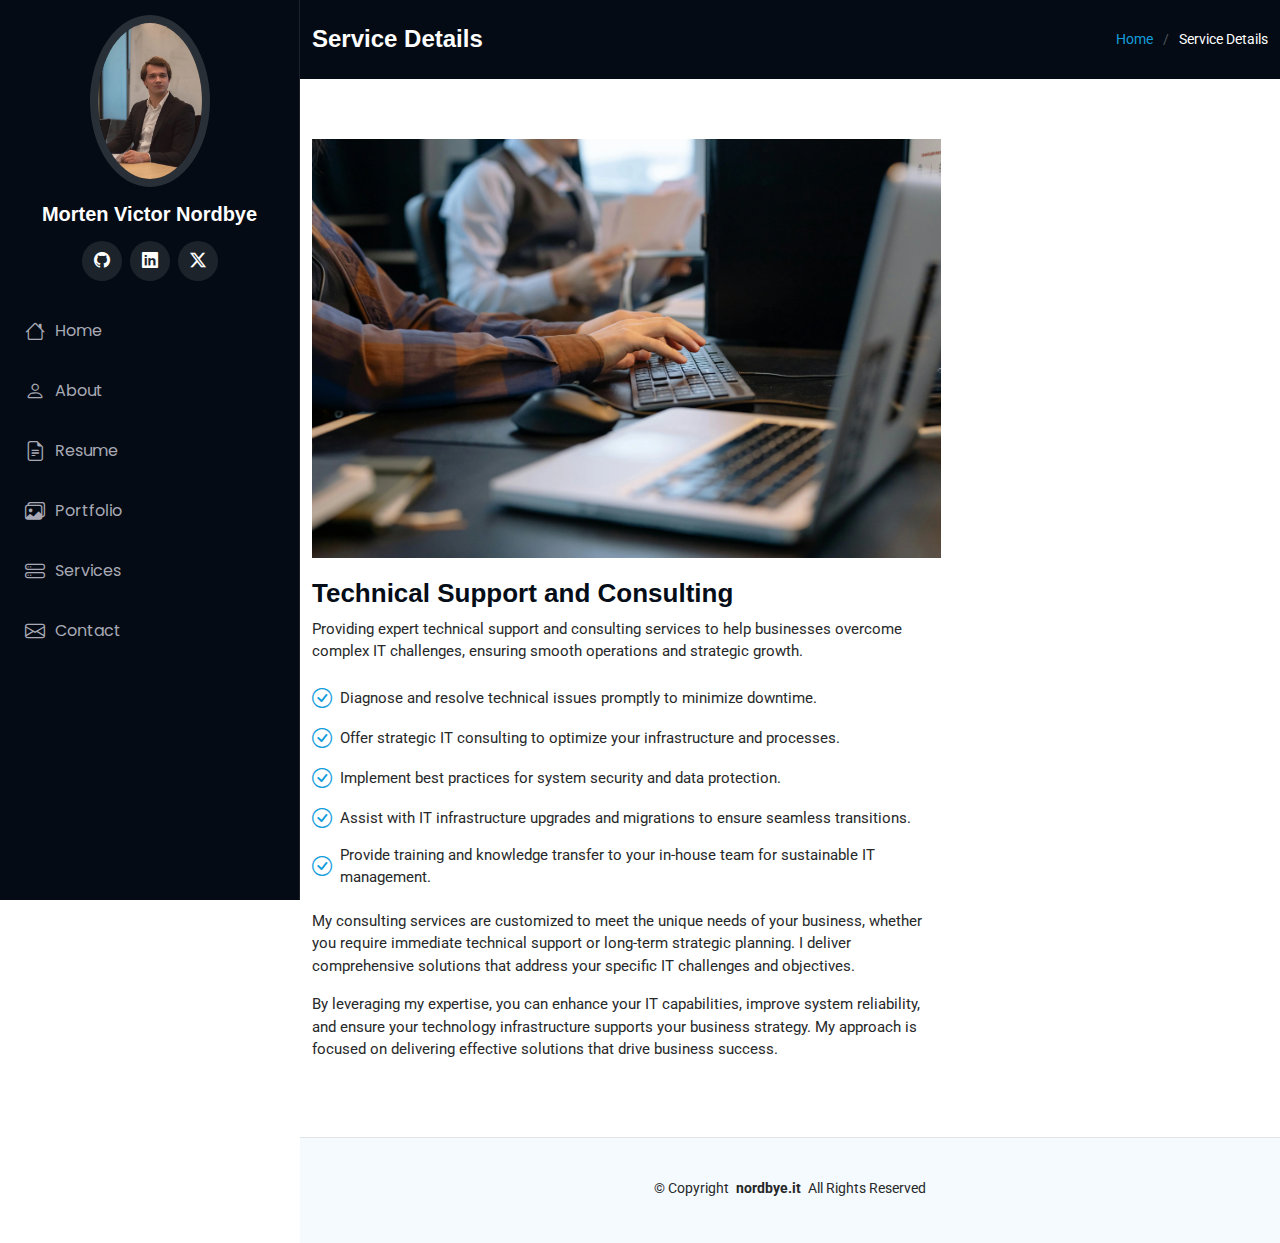
<file: src/frontend/services/technical-support-consulting.html>
<!DOCTYPE html>
<html lang="en">
<head>
  <meta charset="utf-8">
  <meta name="viewport" content="width=device-width, initial-scale=1.0">
  <title>Technical Support and Consulting Services | Morten Victor Nordbye</title>
  <meta name="description" content="Overcome complex IT challenges with expert technical support and consulting services by Morten Victor Nordbye. Learn about tailored solutions for smooth operations and strategic growth.">
  <meta name="keywords" content="Technical Support, IT Consulting, IT Consultant, Morten Victor Nordbye, Troubleshooting, IT Solutions, Oslo">
  <meta name="author" content="Morten Victor Nordbye">
  <meta name="robots" content="index, follow">
  <link rel="canonical" href="https://nordbye.it/services/technical-support-consulting.html">

  <!-- Open Graph Meta Tags -->
  <meta property="og:title" content="Technical Support and Consulting Services | Morten Victor Nordbye">
  <meta property="og:description" content="Overcome complex IT challenges with expert technical support and consulting services by Morten Victor Nordbye. Learn about tailored solutions for smooth operations and strategic growth.">
  <meta property="og:image" content="https://nordbye.it/assets/img/services/technical-support-consulting.png">
  <meta property="og:url" content="https://nordbye.it/services/technical-support-consulting.html">
  <meta property="og:type" content="website">
  <meta property="og:site_name" content="Morten Victor Nordbye">

  <!-- Twitter Cards Meta Tags -->
  <meta name="twitter:card" content="summary_large_image">
  <meta name="twitter:title" content="Technical Support and Consulting Services | Morten Victor Nordbye">
  <meta name="twitter:description" content="Overcome complex IT challenges with expert technical support and consulting services by Morten Victor Nordbye. Learn about tailored solutions for smooth operations and strategic growth.">
  <meta name="twitter:image" content="https://nordbye.it/assets/img/services/technical-support-consulting.png">
  <meta name="twitter:site" content="@morten_nordbye">
  <meta name="twitter:creator" content="@morten_nordbye">

  <!-- Structured Data -->
  <script type="application/ld+json">
  {
    "@context": "http://schema.org",
    "@type": "Service",
    "provider": {
      "@type": "Person",
      "name": "Morten Victor Nordbye",
      "jobTitle": "IT Consultant",
      "address": {
        "@type": "PostalAddress",
        "addressLocality": "Oslo",
        "addressCountry": "Norway"
      },
      "sameAs": [
        "https://www.linkedin.com/in/morten-nordbye-325bb71bb",
        "https://twitter.com/morten_nordbye",
        "https://github.com/mortennordbye"
      ]
    },
    "serviceType": "Technical Support and Consulting Services",
    "description": "Overcome complex IT challenges with expert technical support and consulting services by Morten Victor Nordbye. Learn about tailored solutions for smooth operations and strategic growth.",
    "image": "https://nordbye.it/assets/img/services/technical-support-consulting.png",
    "url": "https://nordbye.it/services/technical-support-consulting.html",
    "areaServed": "Worldwide"
  }
  </script>

  <!-- Favicons -->
  <link rel="apple-touch-icon" sizes="180x180" href="../assets/img/favicon/apple-touch-icon.webp">
  <link rel="apple-touch-icon" sizes="180x180" href="../assets/img/favicon/apple-touch-icon.png">
  <link rel="icon" type="image/webp" sizes="32x32" href="../assets/img/favicon/favicon-32x32.webp">
  <link rel="icon" type="image/png" sizes="32x32" href="../assets/img/favicon/favicon-32x32.png">
  <link rel="icon" type="image/webp" sizes="16x16" href="../assets/img/favicon/favicon-16x16.webp">
  <link rel="icon" type="image/png" sizes="16x16" href="../assets/img/favicon/favicon-16x16.png">
  <link rel="manifest" href="../assets/img/favicon/site.webmanifest">
  <link rel="mask-icon" href="../assets/img/favicon/safari-pinned-tab.svg" color="#5bbad5">
  <link rel="shortcut icon" href="../assets/img/favicon/favicon.ico">
  <meta name="msapplication-TileColor" content="#da532c">
  <meta name="msapplication-config" content="../assets/img/favicon/browserconfig.xml">
  <meta name="theme-color" content="#ffffff">

  <!-- Verification -->
  <meta name="google-site-verification" content="pW0Dln3ShXs7R0R610g7fo0jeDAkiSQfmzgLI_KJolE">

  <!-- Fonts -->
  <link href="https://fonts.googleapis.com" rel="preconnect">
  <link href="https://fonts.gstatic.com" rel="preconnect" crossorigin>
  <link href="https://fonts.googleapis.com/css2?family=Roboto:ital,wght@0,100;0,300;0,400;0,500;0,700;0,900&family=Poppins:ital,wght@0,100;0,200;0,300;0,400;0,500;0,600;0,700;0,800;0,900&display=swap" rel="stylesheet">

  <!-- Vendor CSS Files -->
  <link href="../assets/vendor/bootstrap/css/bootstrap.min.css" rel="stylesheet" media="print" onload="this.media='all'">
  <noscript><link href="../assets/vendor/bootstrap/css/bootstrap.min.css" rel="stylesheet"></noscript>
  <link href="../assets/vendor/bootstrap-icons/bootstrap-icons.css" rel="stylesheet">
  <link href="../assets/vendor/aos/aos.css" rel="stylesheet">
  <link href="../assets/vendor/glightbox/css/glightbox.min.css" rel="stylesheet">
  <link href="../assets/vendor/swiper/swiper-bundle.min.css" rel="stylesheet">

  <!-- Main CSS File -->
  <link href="../assets/css/main.css" rel="stylesheet">

</head>


<body class="service-details-page">

  <header id="header" class="header dark-background d-flex flex-column">
    <i class="header-toggle d-xl-none bi bi-list"></i>

    <div class="profile-img">
      <picture>
        <source srcset="../assets/img/my-profile-img.webp" type="image/webp">
        <img src="../assets/img/my-profile-img.png" alt="" class="img-fluid rounded-circle">
      </picture>
    </div>

    <a href="../index.html" class="logo d-flex align-items-center justify-content-center">
      <h1 class="sitename">Morten Victor Nordbye</h1>
    </a>

    <div class="social-links text-center">
      <a href="https://github.com/mortennordbye" class="github"><i class="bi bi-github"></i></a>
      <a href="https://www.linkedin.com/in/morten-nordbye-325bb71bb" class="linkedin"><i class="bi bi-linkedin"></i></a>
      <a href="https://x.com/Morten_Nordbye" class="twitter-x"><i class="bi bi-twitter-x"></i></a>
    </div>

    <nav id="navmenu" class="navmenu">
      <ul>
        <li><a href="../index.html#hero"><i class="bi bi-house navicon"></i>Home</a></li>
        <li><a href="../index.html#about"><i class="bi bi-person navicon"></i> About</a></li>
        <li><a href="../index.html#resume"><i class="bi bi-file-earmark-text navicon"></i> Resume</a></li>
        <li><a href="../index.html#portfolio"><i class="bi bi-images navicon"></i> Portfolio</a></li>
        <li><a href="../index.html#services"><i class="bi bi-hdd-stack navicon"></i> Services</a></li>
        <li><a href="../index.html#contact"><i class="bi bi-envelope navicon"></i> Contact</a></li>
      </ul>
    </nav>

  </header>

  <main class="main">

    <!-- Page Title -->
    <div class="page-title dark-background">
      <div class="container d-lg-flex justify-content-between align-items-center">
        <h1 class="mb-2 mb-lg-0">Service Details</h1>
        <nav class="breadcrumbs">
          <ol>
            <li><a href="../index.html">Home</a></li>
            <li class="current">Service Details</li>
          </ol>
        </nav>
      </div>
    </div><!-- End Page Title -->

    <!-- Service Details Section -->
    <section id="service-details" class="service-details section">

      <div class="container">

        <div class="row gy-4">
          <div class="col-lg-8" data-aos="fade-up" data-aos-delay="200">
            <picture>
              <source srcset="../assets/img/services/technical-support-consulting.webp" type="image/webp">
              <img src="../assets/img/services/technical-support-consulting.png" alt="Technical Support and Consulting" class="img-fluid services-img">
            </picture>
            <h3>Technical Support and Consulting</h3>
            <p>Providing expert technical support and consulting services to help businesses overcome complex IT challenges, ensuring smooth operations and strategic growth.</p>
            <ul>
              <li><i class="bi bi-check-circle"></i> <span>Diagnose and resolve technical issues promptly to minimize downtime.</span></li>
              <li><i class="bi bi-check-circle"></i> <span>Offer strategic IT consulting to optimize your infrastructure and processes.</span></li>
              <li><i class="bi bi-check-circle"></i> <span>Implement best practices for system security and data protection.</span></li>
              <li><i class="bi bi-check-circle"></i> <span>Assist with IT infrastructure upgrades and migrations to ensure seamless transitions.</span></li>
              <li><i class="bi bi-check-circle"></i> <span>Provide training and knowledge transfer to your in-house team for sustainable IT management.</span></li>
            </ul>
            <p>My consulting services are customized to meet the unique needs of your business, whether you require immediate technical support or long-term strategic planning. I deliver comprehensive solutions that address your specific IT challenges and objectives.</p>
            <p>By leveraging my expertise, you can enhance your IT capabilities, improve system reliability, and ensure your technology infrastructure supports your business strategy. My approach is focused on delivering effective solutions that drive business success.</p>
          </div>

        </div>

      </div>

    </section><!-- /Service Details Section -->

  </main>

  <footer id="footer" class="footer position-relative light-background">

    <div class="container">
      <div class="copyright text-center">
        <p>© <span>Copyright</span> <strong class="px-1 sitename">nordbye.it</strong> <span>All Rights Reserved</span></p>
      </div>
      <div class="credits">
      </div>
    </div>

  </footer>

  <!-- Scroll Top -->
  <a href="#" id="scroll-top" class="scroll-top d-flex align-items-center justify-content-center"><i class="bi bi-arrow-up-short"></i></a>

  <!-- Preloader -->
  <div id="preloader"></div>

  <!-- Vendor JS Files -->
  <script src="../assets/vendor/bootstrap/js/bootstrap.bundle.min.js"></script>
  <script src="../assets/vendor/php-email-form/validate.js"></script>
  <script src="../assets/vendor/aos/aos.js"></script>
  <script src="../assets/vendor/typed.js/typed.umd.js"></script>
  <script src="../assets/vendor/purecounter/purecounter_vanilla.js"></script>
  <script src="../assets/vendor/waypoints/noframework.waypoints.js"></script>
  <script src="../assets/vendor/glightbox/js/glightbox.min.js"></script>
  <script src="../assets/vendor/imagesloaded/imagesloaded.pkgd.min.js"></script>
  <script src="../assets/vendor/isotope-layout/isotope.pkgd.min.js"></script>
  <script src="../assets/vendor/swiper/swiper-bundle.min.js"></script>

  <!-- Main JS File -->
  <script src="../assets/js/main.js"></script>

</body>

</html>
</file>
<file: src/frontend/assets/css/main.css>
/* Fonts */
:root {
  --default-font: "Roboto",  system-ui, -apple-system, "Segoe UI", Roboto, "Helvetica Neue", Arial, "Noto Sans", "Liberation Sans", sans-serif, "Apple Color Emoji", "Segoe UI Emoji", "Segoe UI Symbol", "Noto Color Emoji";
  --heading-font: "Raleway",  sans-serif;
  --nav-font: "Poppins",  sans-serif;
}

/* Global Colors - The following color variables are used throughout the website. Updating them here will change the color scheme of the entire website */
:root {
  --background-color: #ffffff; /* Background color for the entire website, including individual sections */
  --default-color: #272829; /* Default color used for the majority of the text content across the entire website */
  --heading-color: #050d18; /* Color for headings, subheadings and title throughout the website */
  --accent-color: #149ddd; /* Accent color that represents your brand on the website. It's used for buttons, links, and other elements that need to stand out */
  --surface-color: #ffffff; /* The surface color is used as a background of boxed elements within sections, such as cards, icon boxes, or other elements that require a visual separation from the global background. */
  --contrast-color: #ffffff; /* Contrast color for text, ensuring readability against backgrounds of accent, heading, or default colors. */
}

/* Nav Menu Colors - The following color variables are used specifically for the navigation menu. They are separate from the global colors to allow for more customization options */
:root {
  --nav-color: #a8a9b4;  /* The default color of the main navmenu links */
  --nav-hover-color: #ffffff; /* Applied to main navmenu links when they are hovered over or active */
  --nav-mobile-background-color: #040b14; /* Used as the background color for mobile navigation menu */
  --nav-dropdown-background-color: #040b14; /* Used as the background color for dropdown items that appear when hovering over primary navigation items */
  --nav-dropdown-color: #a8a9b4; /* Used for navigation links of the dropdown items in the navigation menu. */
  --nav-dropdown-hover-color: #ffffff; /* Similar to --nav-hover-color, this color is applied to dropdown navigation links when they are hovered over. */
}

/* Color Presets - These classes override global colors when applied to any section or element, providing reuse of the sam color scheme. */

.light-background {
  --background-color: #f4fafd;
  --surface-color: #ffffff;
}

.dark-background {
  --background-color: #040b14;
  --default-color: #ffffff;
  --heading-color: #ffffff;
  --surface-color: #151f2b;
  --contrast-color: #ffffff;
}

/* Smooth scroll */
:root {
  scroll-behavior: smooth;
}

/*--------------------------------------------------------------
# General Styling & Shared Classes
--------------------------------------------------------------*/
body {
  color: var(--default-color);
  background-color: var(--background-color);
  font-family: var(--default-font);
}

a {
  color: var(--accent-color);
  text-decoration: none;
  transition: 0.3s;
}

a:hover {
  color: color-mix(in srgb, var(--accent-color), transparent 25%);
  text-decoration: none;
}

h1,
h2,
h3,
h4,
h5,
h6 {
  color: var(--heading-color);
  font-family: var(--heading-font);
}

/* PHP Email Form Messages
------------------------------*/
.php-email-form .error-message {
  display: none;
  background: #df1529;
  color: #ffffff;
  text-align: left;
  padding: 15px;
  margin-bottom: 24px;
  font-weight: 600;
}

.php-email-form .sent-message {
  display: none;
  color: #ffffff;
  background: #059652;
  text-align: center;
  padding: 15px;
  margin-bottom: 24px;
  font-weight: 600;
}

.php-email-form .loading {
  display: none;
  background: var(--surface-color);
  text-align: center;
  padding: 15px;
  margin-bottom: 24px;
}

.php-email-form .loading:before {
  content: "";
  display: inline-block;
  border-radius: 50%;
  width: 24px;
  height: 24px;
  margin: 0 10px -6px 0;
  border: 3px solid var(--accent-color);
  border-top-color: var(--surface-color);
  animation: php-email-form-loading 1s linear infinite;
}

@keyframes php-email-form-loading {
  0% {
    transform: rotate(0deg);
  }

  100% {
    transform: rotate(360deg);
  }
}

/*--------------------------------------------------------------
# Global Header
--------------------------------------------------------------*/
.header {
  color: var(--default-color);
  background-color: var(--background-color);
  position: fixed;
  top: 0;
  left: 0;
  bottom: 0;
  padding: 0 15px;
  width: 300px;
  transition: all ease-in-out 0.3s;
  overflow-y: auto;
  z-index: 997;
  border-right: 1px solid color-mix(in srgb, var(--default-color), transparent 90%);
}

.header .profile-img img {
  margin: 15px auto;
  display: block;
  width: 120px;
  border: 8px solid color-mix(in srgb, var(--default-color), transparent 85%);
}

.header .logo {
  line-height: 1;
  margin-bottom: 15px;
}

.header .logo img {
  max-height: 32px;
  margin-right: 8px;
}

.header .logo h1 {
  font-size: 20px;
  margin: 0;
  font-weight: 700;
  color: var(--heading-color);
}

.header .social-links {
  margin: 0 0 20px 0;
}

.header .social-links a {
  font-size: 16px;
  display: inline-flex;
  align-items: center;
  justify-content: center;
  background: color-mix(in srgb, var(--default-color), transparent 90%);
  color: var(--default-color);
  margin: 0 2px;
  border-radius: 50%;
  text-align: center;
  width: 40px;
  height: 40px;
  transition: 0.3s;
}

.header .social-links a:hover {
  color: var(--contrast-color);
  background: var(--accent-color);
}

@media (min-width: 1200px) {

  .header~main,
  .header~#footer {
    margin-left: 300px;
  }
}

@media (max-width: 1199px) {
  .header {
    left: -100%;
  }
}

.header.header-show {
  left: 0;
}

.header .header-toggle {
  color: var(--contrast-color);
  background-color: var(--accent-color);
  font-size: 22px;
  display: flex;
  align-items: center;
  justify-content: center;
  width: 40px;
  height: 40px;
  border-radius: 50%;
  cursor: pointer;
  position: fixed;
  top: 15px;
  right: 15px;
  z-index: 9999;
  transition: background-color 0.3s;
}

.header .header-toggle:hover {
  color: var(--contrast-color);
  background-color: color-mix(in srgb, var(--accent-color) 90%, white 15%);
}

/*--------------------------------------------------------------
# Navigation Menu
--------------------------------------------------------------*/
.mobile-nav-toggle {
  display: none;
}

.navmenu {
  padding: 0;
  z-index: 9997;
}

.navmenu ul {
  list-style: none;
  padding: 0 0 20px 0;
  margin: 0;
}

.navmenu a,
.navmenu a:focus {
  color: var(--nav-color);
  padding: 15px 10px;
  font-family: var(--nav-font);
  font-size: 16px;
  font-weight: 400;
  display: flex;
  align-items: center;
  white-space: nowrap;
  transition: 0.3s;
  width: 100%;
}

.navmenu a .navicon,
.navmenu a:focus .navicon {
  font-size: 20px;
  margin-right: 10px;
}

.navmenu a .toggle-dropdown,
.navmenu a:focus .toggle-dropdown {
  font-size: 12px;
  line-height: 0;
  margin-left: auto;
  width: 30px;
  height: 30px;
  display: flex;
  align-items: center;
  justify-content: center;
  border-radius: 50%;
  transition: 0.3s;
  flex-shrink: 0;
  background-color: color-mix(in srgb, var(--accent-color), transparent 90%);
}

.navmenu a .toggle-dropdown:hover,
.navmenu a:focus .toggle-dropdown:hover {
  background-color: var(--accent-color);
  color: var(--contrast-color);
}

.navmenu a:hover,
.navmenu .active,
.navmenu .active:focus {
  color: var(--nav-hover-color);
}

.navmenu a:hover .navicon,
.navmenu .active .navicon,
.navmenu .active:focus .navicon {
  color: var(--accent-color);
}

.navmenu .active .toggle-dropdown,
.navmenu .active:focus .toggle-dropdown {
  background-color: var(--accent-color);
  color: var(--contrast-color);
  transform: rotate(180deg);
}

.navmenu .dropdown {
  display: block;
}

.navmenu .dropdown a,
.navmenu .dropdown a:focus {
  color: --nav-dropdown-color;
}

.navmenu .dropdown a:hover,
.navmenu .dropdown .active,
.navmenu .dropdown .active:focus {
  color: var(--nav-dropdown-hover-color);
}

.navmenu .dropdown ul {
  position: static;
  display: none;
  z-index: 99;
  padding: 5px 10px;
  margin: 5px 10px;
  background-color: var(--nav-dropdown-background-color);
  border: 1px solid color-mix(in srgb, var(--default-color), transparent 90%);
  box-shadow: none;
  transition: all 0.5s ease-in-out;
}

.navmenu .dropdown ul ul {
  background-color: rgba(33, 37, 41, 0.1);
}

.navmenu .dropdown>.dropdown-active {
  display: block;
  background-color: rgba(33, 37, 41, 0.03);
}

/*--------------------------------------------------------------
# Global Footer
--------------------------------------------------------------*/
.footer {
  color: var(--default-color);
  background-color: var(--background-color);
  font-size: 14px;
  padding: 40px 0;
  position: relative;
  border-top: 1px solid color-mix(in srgb, var(--default-color), transparent 90%);
}

.footer .copyright p {
  margin-bottom: 0;
}

.footer .credits {
  margin-top: 4px;
  font-size: 13px;
  text-align: center;
}

/*--------------------------------------------------------------
# Preloader
--------------------------------------------------------------*/
#preloader {
  position: fixed;
  inset: 0;
  z-index: 999999;
  overflow: hidden;
  background: var(--background-color);
  transition: all 0.6s ease-out;
}

#preloader:before {
  content: "";
  position: fixed;
  top: calc(50% - 30px);
  left: calc(50% - 30px);
  border: 6px solid #ffffff;
  border-color: var(--accent-color) transparent var(--accent-color) transparent;
  border-radius: 50%;
  width: 60px;
  height: 60px;
  animation: animate-preloader 1.5s linear infinite;
}

@keyframes animate-preloader {
  0% {
    transform: rotate(0deg);
  }

  100% {
    transform: rotate(360deg);
  }
}

/*--------------------------------------------------------------
# Scroll Top Button
--------------------------------------------------------------*/
.scroll-top {
  position: fixed;
  visibility: hidden;
  opacity: 0;
  right: 15px;
  bottom: -15px;
  z-index: 99999;
  background-color: var(--accent-color);
  width: 44px;
  height: 44px;
  border-radius: 50px;
  transition: all 0.4s;
}

.scroll-top i {
  font-size: 24px;
  color: var(--contrast-color);
  line-height: 0;
}

.scroll-top:hover {
  background-color: color-mix(in srgb, var(--accent-color), transparent 20%);
  color: var(--contrast-color);
}

.scroll-top.active {
  visibility: visible;
  opacity: 1;
  bottom: 15px;
}

/*--------------------------------------------------------------
# Disable aos animation delay on mobile devices
--------------------------------------------------------------*/
@media screen and (max-width: 768px) {
  [data-aos-delay] {
    transition-delay: 0 !important;
  }
}

/*--------------------------------------------------------------
# Global Page Titles & Breadcrumbs
--------------------------------------------------------------*/
.page-title {
  color: var(--default-color);
  background-color: var(--background-color);
  padding: 25px 0;
  position: relative;
}

.page-title h1 {
  font-size: 24px;
  font-weight: 700;
}

.page-title .breadcrumbs ol {
  display: flex;
  flex-wrap: wrap;
  list-style: none;
  padding: 0;
  margin: 0;
  font-size: 14px;
  font-weight: 400;
}

.page-title .breadcrumbs ol li+li {
  padding-left: 10px;
}

.page-title .breadcrumbs ol li+li::before {
  content: "/";
  display: inline-block;
  padding-right: 10px;
  color: color-mix(in srgb, var(--default-color), transparent 70%);
}

/*--------------------------------------------------------------
# Global Sections
--------------------------------------------------------------*/
section,
.section {
  color: var(--default-color);
  background-color: var(--background-color);
  padding: 60px 0;
  overflow: clip;
}

/*--------------------------------------------------------------
# Global Section Titles
--------------------------------------------------------------*/
.section-title {
  padding-bottom: 60px;
  position: relative;
}

.section-title h2 {
  font-size: 32px;
  font-weight: 700;
  margin-bottom: 20px;
  padding-bottom: 20px;
  position: relative;
}

.section-title h2:after {
  content: "";
  position: absolute;
  display: block;
  width: 50px;
  height: 3px;
  background: var(--accent-color);
  left: 0;
  bottom: 0;
}

.section-title p {
  margin-bottom: 0;
}

/*--------------------------------------------------------------
# Hero Section
--------------------------------------------------------------*/
.hero {
  width: 100%;
  min-height: 100vh;
  position: relative;
  padding: 80px 0;
  display: flex;
  align-items: center;
  justify-content: center;
}

.hero img {
  position: absolute;
  inset: 0;
  display: block;
  width: 100%;
  height: 100%;
  object-fit: cover;
  z-index: 1;
}

.hero:before {
  content: "";
  background: color-mix(in srgb, var(--background-color), transparent 70%);
  position: absolute;
  inset: 0;
  z-index: 2;
}

.hero .container {
  position: relative;
  z-index: 3;
}

.hero h2 {
  margin: 0;
  font-size: 64px;
  font-weight: 700;
}

.hero p {
  margin: 5px 0 0 0;
  font-size: 26px;
}

.hero p span {
  letter-spacing: 1px;
  border-bottom: 2px solid var(--accent-color);
}

.hero .social-links {
  margin-top: 25px;
}

.hero .social-links a {
  font-size: 24px;
  display: inline-block;
  color: color-mix(in srgb, var(--default-color), transparent 50%);
  line-height: 1;
  margin-right: 20px;
  transition: 0.3s;
}

.hero .social-links a:hover {
  color: var(--accent-color);
}

@media (max-width: 768px) {
  .hero h2 {
    font-size: 32px;
  }

  .hero p {
    font-size: 20px;
  }
}

/*--------------------------------------------------------------
# About Section
--------------------------------------------------------------*/
.about .content h2 {
  font-weight: 700;
  font-size: 24px;
}

.about .content ul {
  list-style: none;
  padding: 0;
}

.about .content ul li {
  margin-bottom: 20px;
  display: flex;
  align-items: center;
}

.about .content ul strong {
  margin-right: 10px;
}

.about .content ul i {
  font-size: 16px;
  margin-right: 5px;
  color: var(--accent-color);
  line-height: 0;
}

/*--------------------------------------------------------------
# Interests Details Section
--------------------------------------------------------------*/
.Interests .icon-box{
  margin-bottom:20px
}
.Interests .icon{
  float:left;
  display:flex;
  align-items:center;
  justify-content:center;
  width:54px;
  height:54px;
  background:#149ddd;
  border-radius:50%;
  transition:.5s;
  border:1px solid #149ddd
}
.Interests .icon i{
  color:#fff;
  font-size:24px;
  line-height:0
}
.Interests .icon-box:hover .icon{
  background:#fff
}
.Interests .icon-box:hover .icon i{
  color:#149ddd
}
.Interests .title{
  margin-left:80px;
  font-weight:700;
  margin-bottom:15px;
  font-size:18px
}
.Interests .title a{
  color:#343a40
}
.Interests .title a:hover{
  color:#149ddd
}
.Interests .description{
  margin-left:80px;
  line-height:24px;
  font-size:14px
}
.Interests .progress{
  height:60px;
  display:block;
  background:0 0;
  border-radius:0
}
.Interests .progress .skill{
  padding:0;
  margin:0 0 6px 0;
  text-transform:uppercase;
  display:block;
  font-weight:600;
  font-family:Poppins,sans-serif;
  color:#050d18
}
.Interests .progress .skill .val{
  float:right;
  font-style:normal
}
.Interests .progress-bar-wrap{
  background:#dce8f8;
  height:10px
}
.Interests .progress-bar{
  width:1px;
  height:10px;
  transition:.9s;
  background-color:#149ddd
}

/*--------------------------------------------------------------
# Skills Section
--------------------------------------------------------------*/
.skills .progress {
  height: 60px;
  display: block;
  background: none;
  border-radius: 0;
}

.skills .progress .skill {
  color: var(--heading-color);
  padding: 0;
  margin: 0 0 6px 0;
  text-transform: uppercase;
  display: block;
  font-weight: 600;
  font-family: var(--heading-font);
}

.skills .progress .skill .val {
  float: right;
  font-style: normal;
}

.skills .progress-bar-wrap {
  background: color-mix(in srgb, var(--default-color), transparent 90%);
  height: 10px;
}

.skills .progress-bar {
  width: 1px;
  height: 10px;
  transition: 0.9s;
  background-color: var(--accent-color);
}

/*--------------------------------------------------------------
# Resume Section
--------------------------------------------------------------*/
.resume .resume-title {
  color: var(--heading-color);
  font-size: 26px;
  font-weight: 700;
  margin-top: 20px;
  margin-bottom: 20px;
}

.resume .resume-item {
  padding: 0 0 20px 20px;
  margin-top: -2px;
  border-left: 2px solid var(--accent-color);
  position: relative;
}

.resume .resume-item h4 {
  line-height: 18px;
  font-size: 18px;
  font-weight: 600;
  text-transform: uppercase;
  color: color-mix(in srgb, var(--default-color), transparent 20%);
  margin-bottom: 10px;
}

.resume .resume-item h5 {
  font-size: 16px;
  padding: 5px 15px;
  display: inline-block;
  font-weight: 600;
  margin-bottom: 10px;
}

.resume .resume-item ul {
  padding-left: 20px;
}

.resume .resume-item ul li {
  padding-bottom: 10px;
}

.resume .resume-item:last-child {
  padding-bottom: 0;
}

.resume .resume-item::before {
  content: "";
  position: absolute;
  width: 16px;
  height: 16px;
  border-radius: 50px;
  left: -9px;
  top: 0;
  background: var(--background-color);
  border: 2px solid var(--accent-color);
}

/*--------------------------------------------------------------
# Portfolio Section
--------------------------------------------------------------*/
.portfolio .portfolio-filters {
  padding: 0;
  margin: 0 auto 20px auto;
  list-style: none;
  text-align: center;
}

.portfolio .portfolio-filters li {
  cursor: pointer;
  display: inline-block;
  padding: 0;
  font-size: 14px;
  font-weight: 400;
  margin: 0 10px;
  line-height: 1;
  text-transform: uppercase;
  margin-bottom: 10px;
  transition: all 0.3s ease-in-out;
}

.portfolio .portfolio-filters li:hover,
.portfolio .portfolio-filters li.filter-active {
  color: var(--accent-color);
}

.portfolio .portfolio-filters li:first-child {
  margin-left: 0;
}

.portfolio .portfolio-filters li:last-child {
  margin-right: 0;
}

@media (max-width: 575px) {
  .portfolio .portfolio-filters li {
    font-size: 14px;
    margin: 0 5px;
  }
}

.portfolio .portfolio-content {
  position: relative;
  overflow: hidden;
}

.portfolio .portfolio-content img {
  transition: 0.3s;
}

.portfolio .portfolio-content .portfolio-info {
  opacity: 0;
  position: absolute;
  inset: 0;
  z-index: 3;
  transition: all ease-in-out 0.3s;
  background: rgba(0, 0, 0, 0.6);
  padding: 15px;
}

.portfolio .portfolio-content .portfolio-info h4 {
  font-size: 14px;
  padding: 5px 10px;
  font-weight: 400;
  color: #ffffff;
  display: inline-block;
  background-color: var(--accent-color);
}

.portfolio .portfolio-content .portfolio-info p {
  position: absolute;
  bottom: 10px;
  text-align: center;
  display: inline-block;
  left: 0;
  right: 0;
  font-size: 16px;
  font-weight: 600;
  color: rgba(255, 255, 255, 0.8);
}

.portfolio .portfolio-content .portfolio-info .preview-link,
.portfolio .portfolio-content .portfolio-info .details-link {
  position: absolute;
  left: calc(50% - 40px);
  font-size: 26px;
  top: calc(50% - 14px);
  color: #fff;
  transition: 0.3s;
  line-height: 1.2;
}

.portfolio .portfolio-content .portfolio-info .preview-link:hover,
.portfolio .portfolio-content .portfolio-info .details-link:hover {
  color: var(--accent-color);
}

.portfolio .portfolio-content .portfolio-info .details-link {
  left: 50%;
  font-size: 34px;
  line-height: 0;
}

.portfolio .portfolio-content:hover .portfolio-info {
  opacity: 1;
}

.portfolio .portfolio-content:hover img {
  transform: scale(1.1);
}

/*--------------------------------------------------------------
# Services Section
--------------------------------------------------------------*/
.services .service-item {
  position: relative;
}

.services .service-item .icon {
  background: var(--accent-color);
  display: flex;
  align-items: center;
  justify-content: center;
  width: 54px;
  height: 54px;
  border-radius: 50%;
  transition: 0.5s;
  border: 1px solid var(--accent-color);
  margin-right: 20px;
}

.services .service-item .icon i {
  color: var(--contrast-color);
  font-size: 24px;
  line-height: 0;
}

.services .service-item:hover .icon {
  background: var(--surface-color);
}

.services .service-item:hover .icon i {
  color: var(--accent-color);
}

.services .service-item .title {
  font-weight: 700;
  margin-bottom: 15px;
  font-size: 18px;
}

.services .service-item .title a {
  color: var(--heading-color);
}

.services .service-item .title a:hover {
  color: var(--accent-color);
}

.services .service-item .description {
  line-height: 24px;
  font-size: 14px;
}

/*--------------------------------------------------------------
# Testimonials Section
--------------------------------------------------------------*/
.testimonials .testimonials-carousel,
.testimonials .testimonials-slider {
  overflow: hidden;
}

.testimonials .testimonial-item {
  box-sizing: content-box;
  text-align: center;
  min-height: 320px;
}

.testimonials .testimonial-item .testimonial-img {
  width: 90px;
  border-radius: 50%;
  margin: 0 auto;
}

.testimonials .testimonial-item h3 {
  font-size: 18px;
  font-weight: bold;
  margin: 10px 0 5px 0;
}

.testimonials .testimonial-item h4 {
  font-size: 14px;
  color: color-mix(in srgb, var(--default-color), transparent 20%);
  margin: 0;
}

.testimonials .testimonial-item .quote-icon-left,
.testimonials .testimonial-item .quote-icon-right {
  color: color-mix(in srgb, var(--accent-color), transparent 40%);
  font-size: 26px;
  line-height: 0;
}

.testimonials .testimonial-item .quote-icon-left {
  display: inline-block;
  left: -5px;
  position: relative;
}

.testimonials .testimonial-item .quote-icon-right {
  display: inline-block;
  right: -5px;
  position: relative;
  top: 10px;
  transform: scale(-1, -1);
}

.testimonials .testimonial-item p {
  font-style: italic;
  margin: 0 15px 15px 15px;
  padding: 20px;
  background-color: var(--surface-color);
  position: relative;
  margin-bottom: 35px;
  border-radius: 6px;
  box-shadow: 0px 2px 15px rgba(0, 0, 0, 0.1);
}

.testimonials .testimonial-item p::after {
  content: "";
  width: 0;
  height: 0;
  border-top: 20px solid var(--surface-color);
  border-right: 20px solid transparent;
  border-left: 20px solid transparent;
  position: absolute;
  bottom: -20px;
  left: calc(50% - 20px);
}

.testimonials .swiper-wrapper {
  height: auto;
}

.testimonials .swiper-pagination {
  margin-top: 40px;
  position: relative;
}

.testimonials .swiper-pagination .swiper-pagination-bullet {
  width: 12px;
  height: 12px;
  background-color: var(--background-color);
  opacity: 1;
  border: 1px solid var(--accent-color);
}

.testimonials .swiper-pagination .swiper-pagination-bullet-active {
  background-color: var(--accent-color);
}

/*--------------------------------------------------------------
# Contact Section
--------------------------------------------------------------*/
.contact .info-wrap {
  background-color: var(--surface-color);
  box-shadow: 0px 0px 20px rgba(0, 0, 0, 0.1);
  padding: 30px;
}

@media (max-width: 575px) {
  .contact .info-wrap {
    padding: 20px;
  }
}

.contact .info-item {
  margin-bottom: 40px;
}

.contact .info-item i {
  font-size: 20px;
  color: var(--accent-color);
  background: color-mix(in srgb, var(--accent-color), transparent 92%);
  width: 44px;
  height: 44px;
  display: flex;
  justify-content: center;
  align-items: center;
  border-radius: 50px;
  transition: all 0.3s ease-in-out;
  margin-right: 15px;
}

.contact .info-item h3 {
  padding: 0;
  font-size: 18px;
  font-weight: 700;
  margin-bottom: 5px;
}

.contact .info-item p {
  padding: 0;
  margin-bottom: 0;
  font-size: 14px;
}

.contact .info-item:hover i {
  background: var(--accent-color);
  color: var(--contrast-color);
}

.contact .php-email-form {
  background-color: var(--surface-color);
  height: 100%;
  padding: 30px;
  box-shadow: 0px 0px 20px rgba(0, 0, 0, 0.1);
}

@media (max-width: 575px) {
  .contact .php-email-form {
    padding: 20px;
  }
}

.contact .php-email-form input[type=text],
.contact .php-email-form input[type=email],
.contact .php-email-form textarea {
  font-size: 14px;
  padding: 10px 15px;
  box-shadow: none;
  border-radius: 0;
  color: var(--default-color);
  background-color: var(--surface-color);
  border-color: color-mix(in srgb, var(--default-color), transparent 80%);
}

.contact .php-email-form input[type=text]:focus,
.contact .php-email-form input[type=email]:focus,
.contact .php-email-form textarea:focus {
  border-color: var(--accent-color);
}

.contact .php-email-form input[type=text]::placeholder,
.contact .php-email-form input[type=email]::placeholder,
.contact .php-email-form textarea::placeholder {
  color: color-mix(in srgb, var(--default-color), transparent 70%);
}

.contact .php-email-form button[type=submit] {
  color: var(--contrast-color);
  background: var(--accent-color);
  border: 0;
  padding: 10px 30px;
  transition: 0.4s;
  border-radius: 50px;
}

.contact .php-email-form button[type=submit]:hover {
  background: color-mix(in srgb, var(--accent-color), transparent 25%);
}

/*--------------------------------------------------------------
# Portfolio Details Section
--------------------------------------------------------------*/
.portfolio-details .col-lg-8 {
  flex: 0 0 40%;
  max-width: 40%;
}

.portfolio-details .col-lg-4 {
  flex: 0 0 60%;
  max-width: 60%;
}

.portfolio-details .portfolio-details-slider img {
  width: 100%;
}

.portfolio-details .portfolio-details-slider .swiper-pagination {
  margin-top: 20px;
  position: relative;
}

.portfolio-details .portfolio-details-slider .swiper-pagination .swiper-pagination-bullet {
  width: 12px;
  height: 12px;
  background-color: color-mix(in srgb, var(--default-color), transparent 85%);
  opacity: 1;
}

.portfolio-details .portfolio-details-slider .swiper-pagination .swiper-pagination-bullet-active {
  background-color: var(--accent-color);
}

.portfolio-details .portfolio-info {
  padding: 30px;
  box-shadow: 0px 0 30px rgba(0, 0, 0, 0.1);
}

.portfolio-details .portfolio-info h3 {
  font-size: 22px;
  font-weight: 700;
  margin-bottom: 20px;
  padding-bottom: 20px;
  border-bottom: 1px solid color-mix(in srgb, var(--default-color), transparent 85%);
}

.portfolio-details .portfolio-info ul {
  list-style: none;
  padding: 0;
  font-size: 15px;
}

.portfolio-details .portfolio-info ul li+li {
  margin-top: 10px;
}

.portfolio-details .portfolio-description {
  padding-top: 30px;
}

.portfolio-details .portfolio-description h2 {
  font-size: 26px;
  font-weight: 700;
  margin-bottom: 20px;
}

.portfolio-details .portfolio-description p {
  padding: 0;
  color: color-mix(in srgb, var(--default-color), transparent 30%);
}

/*--------------------------------------------------------------
# Service Details Section
--------------------------------------------------------------*/
.service-details .services-list {
  padding: 10px 30px;
  border: 1px solid color-mix(in srgb, var(--default-color), transparent 90%);
  margin-bottom: 20px;
}

.service-details .services-list a {
  display: block;
  line-height: 1;
  padding: 8px 0 8px 15px;
  border-left: 3px solid color-mix(in srgb, var(--default-color), transparent 70%);
  margin: 20px 0;
  color: color-mix(in srgb, var(--default-color), transparent 20%);
  transition: 0.3s;
}

.service-details .services-list a.active {
  color: var(--heading-color);
  font-weight: 700;
  border-color: var(--accent-color);
}

.service-details .services-list a:hover {
  border-color: var(--accent-color);
}

.service-details .services-img {
  margin-bottom: 20px;
}

.service-details h3 {
  font-size: 26px;
  font-weight: 700;
}

.service-details h4 {
  font-size: 20px;
  font-weight: 700;
}

.service-details p {
  font-size: 15px;
}

.service-details ul {
  list-style: none;
  padding: 0;
  font-size: 15px;
}

.service-details ul li {
  padding: 5px 0;
  display: flex;
  align-items: center;
}

.service-details ul i {
  font-size: 20px;
  margin-right: 8px;
  color: var(--accent-color);
}

/*--------------------------------------------------------------
# Starter Section Section
--------------------------------------------------------------*/
.starter-section {
  /* Add your styles here */
}
</file>
